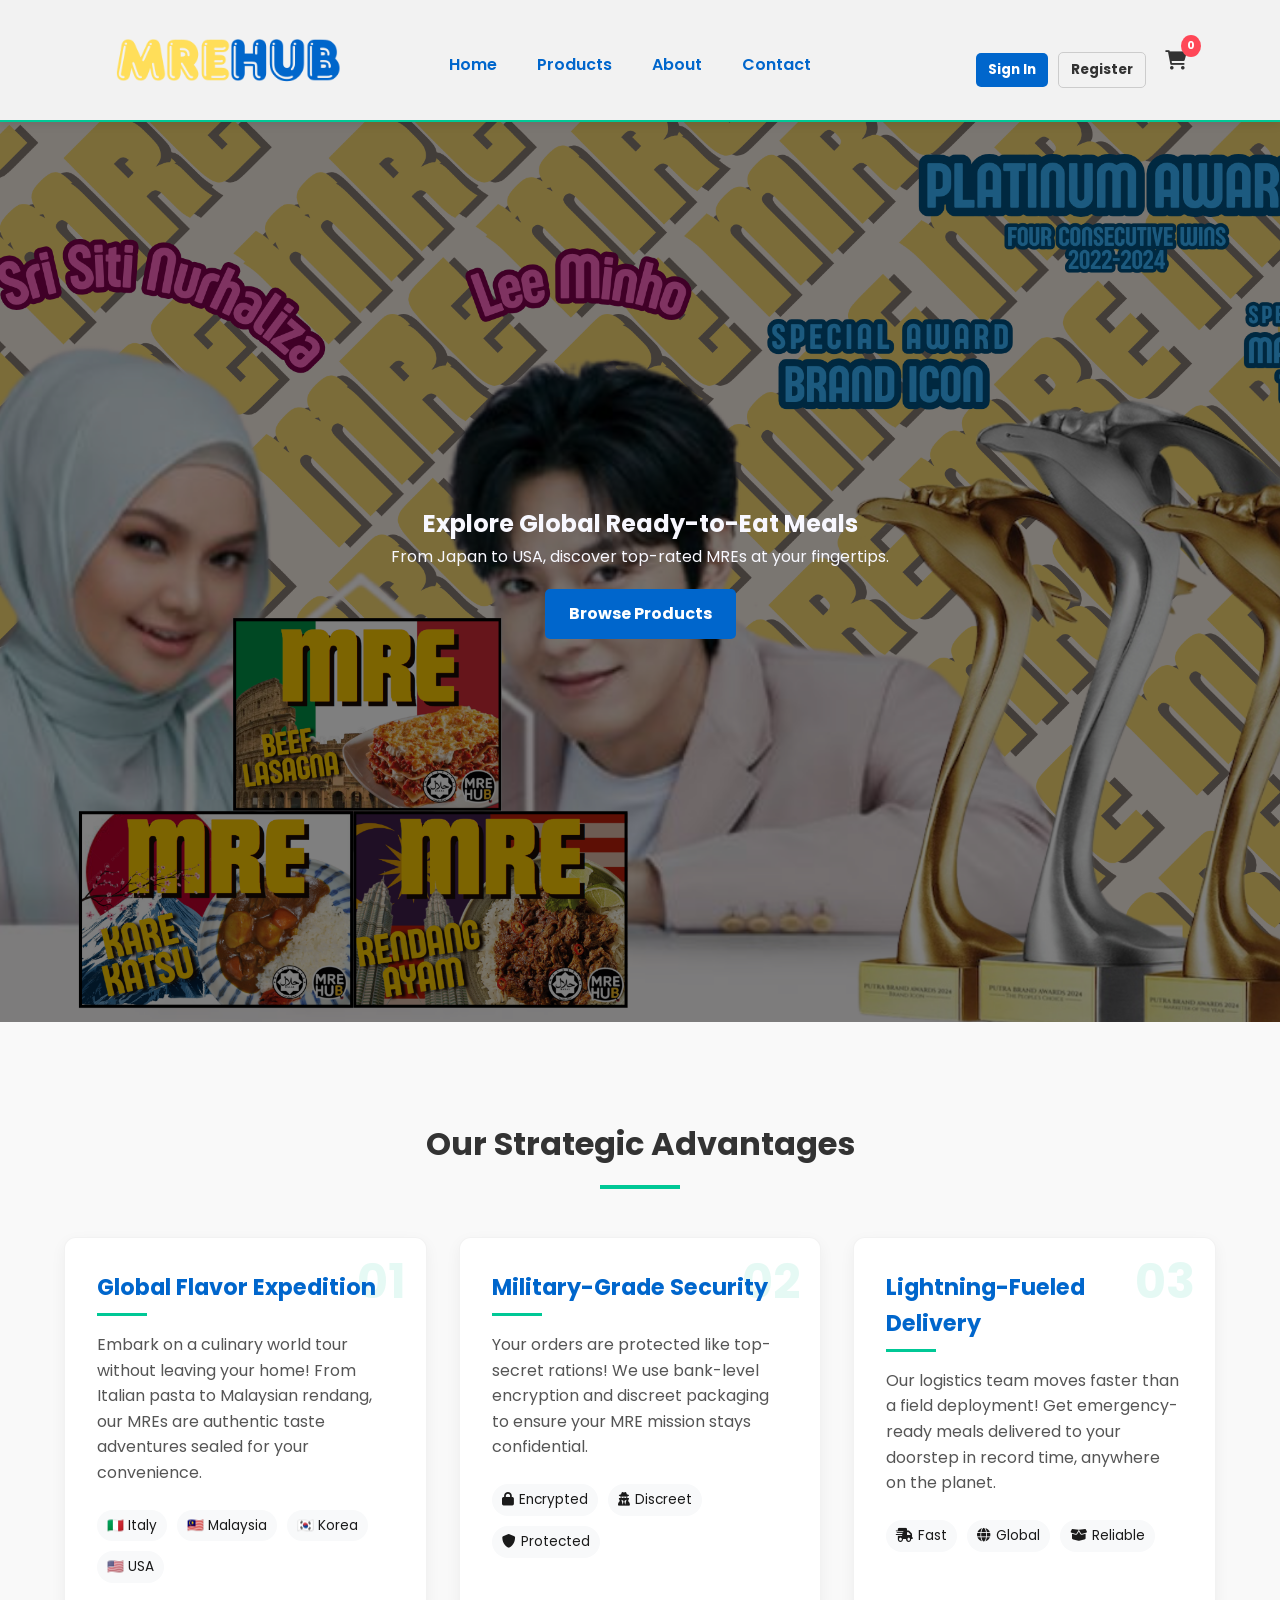
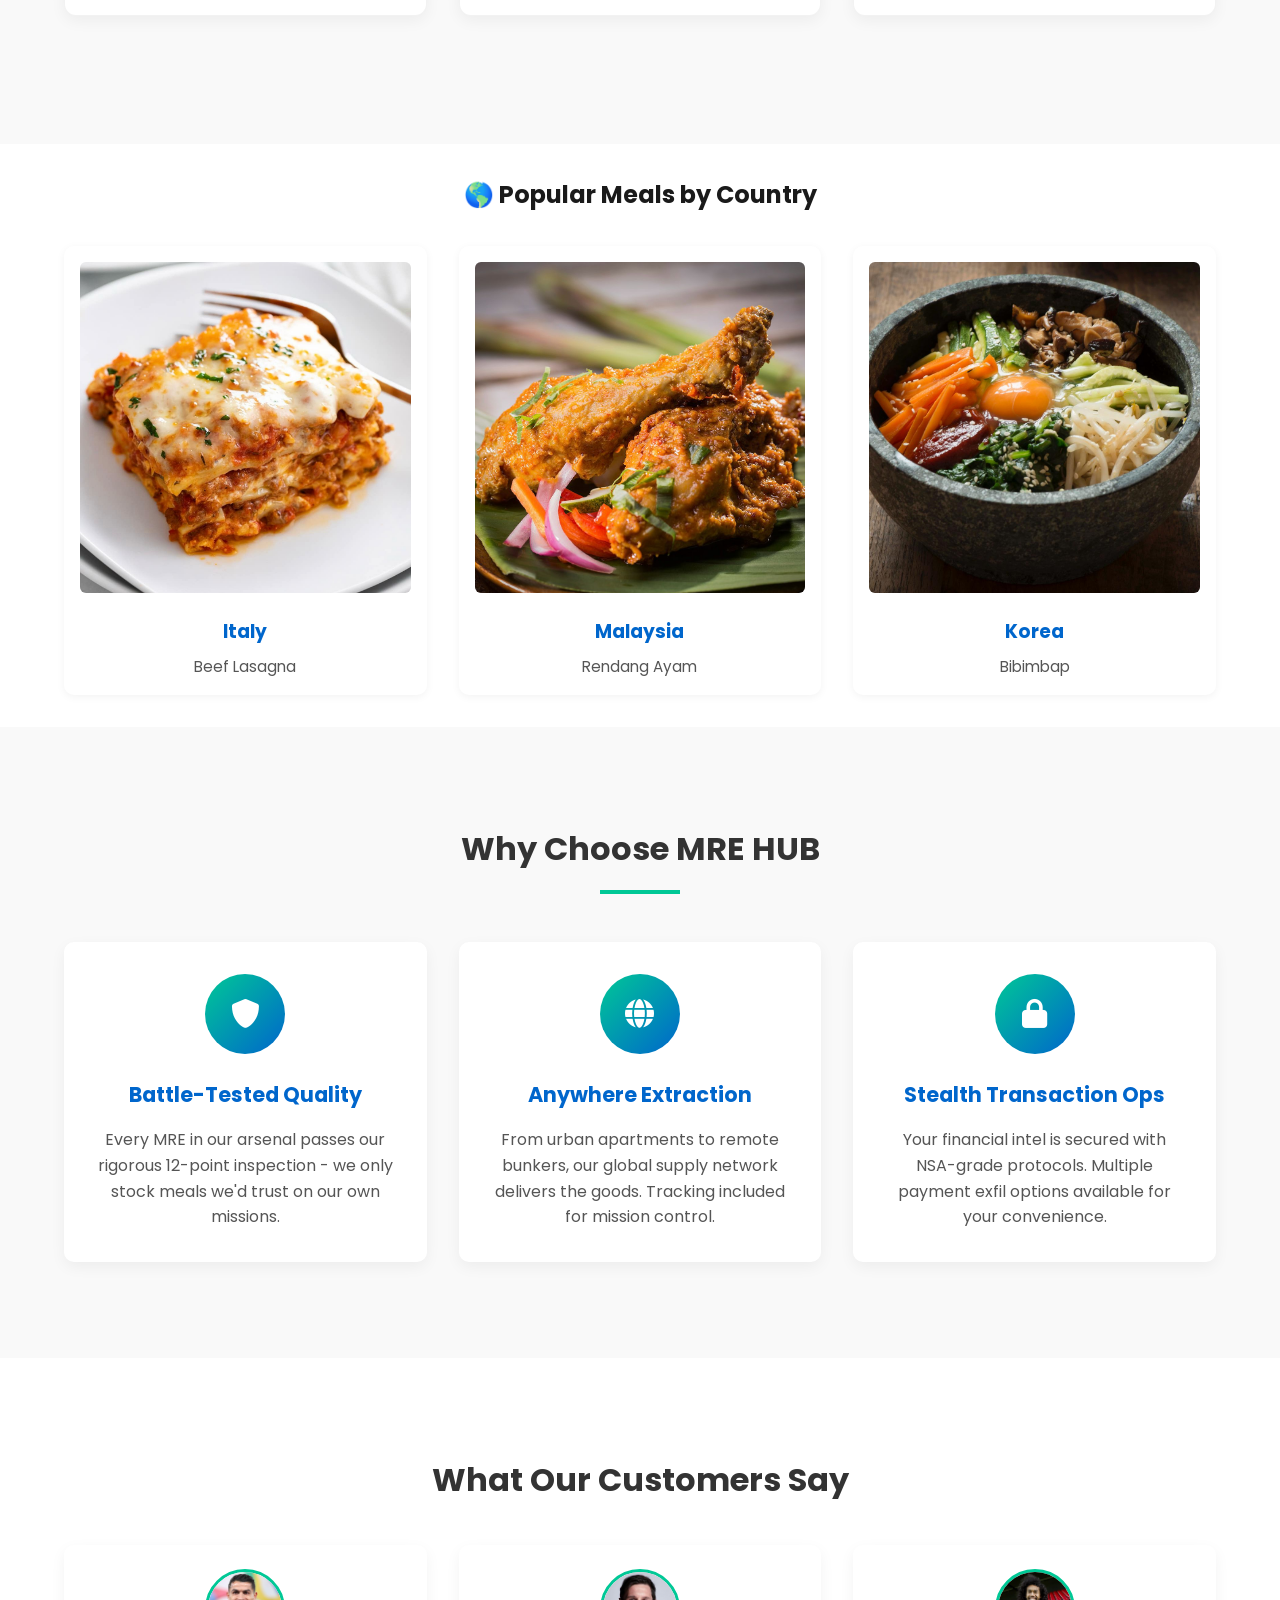
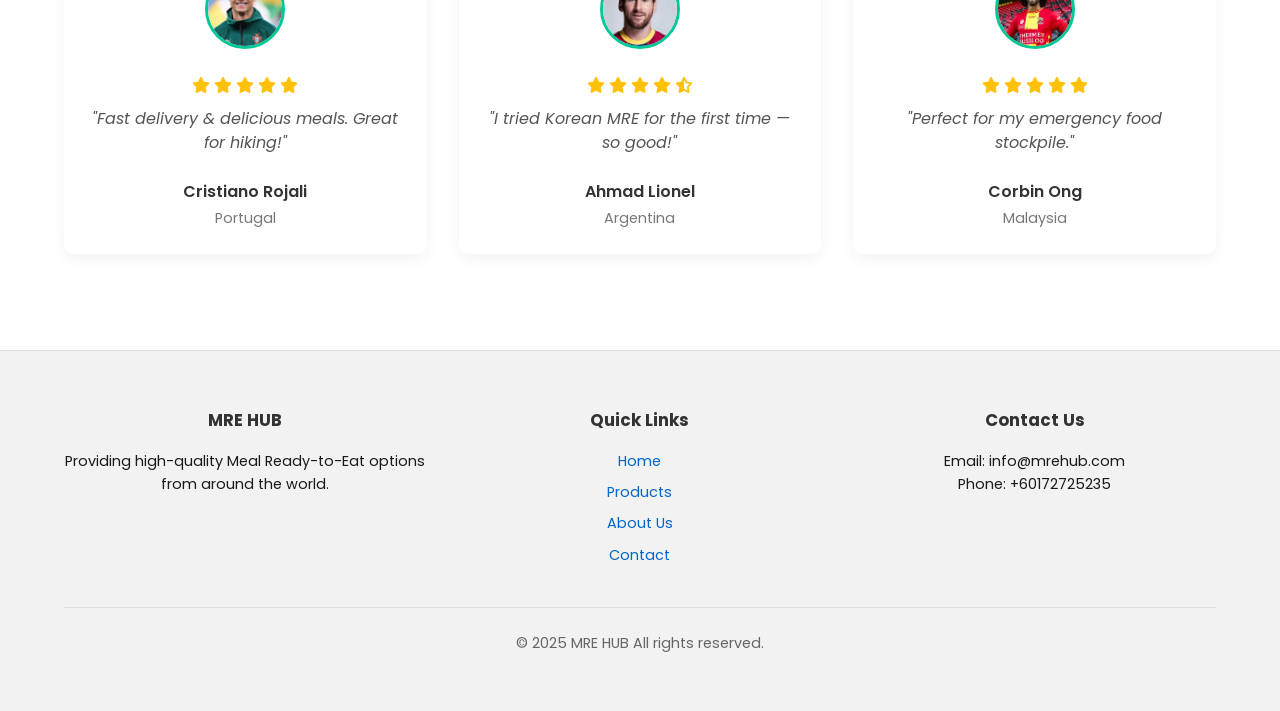
<file: index.html>
<!DOCTYPE html>
<html lang="en">
<head>
  <meta charset="UTF-8" />
  <meta name="viewport" content="width=device-width, initial-scale=1.0" />
  <title>MRE HUB | Home</title>
  <link rel="stylesheet" href="css/style.css" />
  <link href="https://fonts.googleapis.com/css2?family=Poppins:wght@400;600&display=swap" rel="stylesheet">
  <link rel="stylesheet" href="https://cdnjs.cloudflare.com/ajax/libs/font-awesome/6.0.0/css/all.min.css" />
</head>
<body>
<header>
  <div class="container header-container">
    <a href="index.html" class="logo-link">
      <img src="images/MRE HUB Logo (1).png" alt="MRE HUB" class="header-logo">
    </a>
    
    <nav class="header-nav">
      <a href="index.html">Home</a>
      <a href="products.html">Products</a>
      <a href="about.html">About</a>
      <a href="contact.html">Contact</a>
    </nav>

    <div class="auth-links">
      <a href="signin.html" class="button small">Sign In</a>
      <a href="register.html" class="button small outline">Register</a>
      <a href="cart.html" class="cart-icon">
        <i class="fas fa-shopping-cart"></i>
        <span class="cart-count">0</span>
      </a>
    </div>

    <button class="hamburger" id="hamburger-btn">
      <i class="fas fa-bars"></i>
    </button>
    
  </div>
</header>


  <section class="hero-bg">
    <div class="container">
      <h2>Explore Global Ready-to-Eat Meals</h2>
      <p>From Japan to USA, discover top-rated MREs at your fingertips.</p>
      <a href="products.html" class="button">Browse Products</a>
    </div>
  </section>

<section class="features">
  <div class="container">
    <h2 class="section-title">Our Strategic Advantages</h2>
    <div class="animated-features">
      <div class="feature-box scroll-reveal">
        <div class="feature-number">01</div>
        <h3>Global Flavor Expedition</h3>
        <p>Embark on a culinary world tour without leaving your home! From Italian pasta to Malaysian rendang, our MREs are authentic taste adventures sealed for your convenience.</p>
        <div class="feature-countries">
          <span>🇮🇹 Italy</span>
          <span>🇲🇾 Malaysia</span>
          <span>🇰🇷 Korea</span>
          <span>🇺🇸 USA</span>
        </div>
      </div>
      
      <div class="feature-box scroll-reveal">
        <div class="feature-number">02</div>
        <h3>Military-Grade Security</h3>
        <p>Your orders are protected like top-secret rations! We use bank-level encryption and discreet packaging to ensure your MRE mission stays confidential.</p>
        <div class="feature-security">
          <span><i class="fas fa-lock"></i> Encrypted</span>
          <span><i class="fas fa-user-secret"></i> Discreet</span>
          <span><i class="fas fa-shield-alt"></i> Protected</span>
        </div>
      </div>
      
      <div class="feature-box scroll-reveal">
        <div class="feature-number">03</div>
        <h3>Lightning-Fueled Delivery</h3>
        <p>Our logistics team moves faster than a field deployment! Get emergency-ready meals delivered to your doorstep in record time, anywhere on the planet.</p>
        <div class="feature-delivery">
          <span><i class="fas fa-shipping-fast"></i> Fast</span>
          <span><i class="fas fa-globe"></i> Global</span>
          <span><i class="fas fa-box-open"></i> Reliable</span>
        </div>
      </div>
    </div>
  </div>
</section>

  <section class="container">
    <h2 style="text-align:center; margin-bottom: 2rem;">🌎 Popular Meals by Country</h2>
    <div class="product-grid">
      <div class="product-card scroll-reveal">
        <img src="images/mre-italy.jpg" alt="Italy MRE">
        <h3>Italy</h3>
        <p>Beef Lasagna</p>
      </div>
      <div class="product-card scroll-reveal">
        <img src="images/mre-malaysia.jpg" alt="Malaysia MRE">
        <h3>Malaysia</h3>
        <p>Rendang Ayam</p>
      </div>
      <div class="product-card scroll-reveal">
        <img src="images/mre-korea.jpg" alt="Korea MRE">
        <h3>Korea</h3>
        <p>Bibimbap</p>
      </div>
    </div>
  </section>

<section class="advantages">
  <div class="container">
    <h2 class="section-title">Why Choose MRE HUB </h2>
    <div class="advantages-grid">
      <div class="advantage-card scroll-reveal">
        <div class="advantage-icon">
          <i class="fas fa-shield-alt"></i>
        </div>
        <h3>Battle-Tested Quality</h3>
        <p>Every MRE in our arsenal passes our rigorous 12-point inspection - we only stock meals we'd trust on our own missions.</p>
      </div>
      
      <div class="advantage-card scroll-reveal">
        <div class="advantage-icon">
          <i class="fas fa-globe"></i>
        </div>
        <h3>Anywhere Extraction</h3>
        <p>From urban apartments to remote bunkers, our global supply network delivers the goods. Tracking included for mission control.</p>
      </div>
      
      <div class="advantage-card scroll-reveal">
        <div class="advantage-icon">
          <i class="fas fa-lock"></i>
        </div>
        <h3>Stealth Transaction Ops</h3>
        <p>Your financial intel is secured with NSA-grade protocols. Multiple payment exfil options available for your convenience.</p>
      </div>
    </div>
  </div>
</section>

<section class="container testimonials">
  <h2>What Our Customers Say</h2>
  <div class="testimonial-grid">
    <div class="testimonial-card scroll-reveal">
      <img src="images/customer1.jpg" alt="Cristiano" class="customer-avatar">
      <div class="testimonial-content">
        <div class="rating">
          <i class="fas fa-star"></i>
          <i class="fas fa-star"></i>
          <i class="fas fa-star"></i>
          <i class="fas fa-star"></i>
          <i class="fas fa-star"></i>
        </div>
        <p class="testimonial-text">"Fast delivery & delicious meals. Great for hiking!"</p>
        <div class="customer-info">
          <p class="customer-name">Cristiano Rojali</p>
          <p class="customer-location">Portugal</p>
        </div>
      </div>
    </div>
    
    <div class="testimonial-card scroll-reveal">
      <img src="images/customer2.jpg" alt="Ahmad" class="customer-avatar">
      <div class="testimonial-content">
        <div class="rating">
          <i class="fas fa-star"></i>
          <i class="fas fa-star"></i>
          <i class="fas fa-star"></i>
          <i class="fas fa-star"></i>
          <i class="fas fa-star-half-alt"></i>
        </div>
        <p class="testimonial-text">"I tried Korean MRE for the first time — so good!"</p>
        <div class="customer-info">
          <p class="customer-name">Ahmad Lionel</p>
          <p class="customer-location">Argentina</p>
        </div>
      </div>
    </div>
    
    <div class="testimonial-card scroll-reveal">
      <img src="images/customer3.jpg" alt="Corbin" class="customer-avatar">
      <div class="testimonial-content">
        <div class="rating">
          <i class="fas fa-star"></i>
          <i class="fas fa-star"></i>
          <i class="fas fa-star"></i>
          <i class="fas fa-star"></i>
          <i class="fas fa-star"></i>
        </div>
        <p class="testimonial-text">"Perfect for my emergency food stockpile."</p>
        <div class="customer-info">
          <p class="customer-name">Corbin Ong</p>
          <p class="customer-location">Malaysia</p>
        </div>
      </div>
    </div>
  </div>
</section>


  <footer>
    <div class="container">
      <div class="footer-content">
        <div class="footer-section">
          <h3>MRE HUB</h3>
          <p>Providing high-quality Meal Ready-to-Eat options from around the world.</p>
        </div>
        <div class="footer-section">
          <h3>Quick Links</h3>
          <ul>
            <li><a href="index.html">Home</a></li>
            <li><a href="products.html">Products</a></li>
            <li><a href="about.html">About Us</a></li>
            <li><a href="contact.html">Contact</a></li>
          </ul>
        </div>
        <div class="footer-section">
          <h3>Contact Us</h3>
          <p>Email: info@mrehub.com</p>
          <p>Phone: +60172725235</p>
        </div>
      </div>
      <p class="copyright">&copy; 2025 MRE HUB All rights reserved.</p>
    </div>
  </footer>

  <!-- Back to Top Button -->
  <a href="#" class="back-to-top"><i class="fas fa-arrow-up"></i></a>

  <script>
    // Show scroll to top button
    const topBtn = document.querySelector('.back-to-top');
    window.onscroll = function () {
      topBtn.style.display = window.scrollY > 200 ? 'block' : 'none';
    };

    // Smooth scroll to top
    topBtn.addEventListener('click', (e) => {
      e.preventDefault();
      window.scrollTo({
        top: 0,
        behavior: 'smooth'
      });
    });



  // Add to cart event
  document.querySelectorAll('.add-to-cart').forEach(button => {
    button.addEventListener('click', () => {
      const productName = button.getAttribute('data-name');
      const productPrice = parseFloat(button.getAttribute('data-price')); 
      const productCard = button.closest('.product-card');
      const productImage = productCard.querySelector('img').getAttribute('src');
      const productDesc = productCard.querySelector('p').textContent;

      let cart = JSON.parse(localStorage.getItem('cart')) || [];

      const existingProduct = cart.find(item => item.name === productName);
      if (existingProduct) {
        existingProduct.quantity += 1;
      } else {
        cart.push({
          name: productName,
          image: productImage,
          description: productDesc,
          price: productPrice, 
          quantity: 1
        });
      }

      localStorage.setItem('cart', JSON.stringify(cart));
      updateCartCount();
      alert(`${productName} added to cart!`);
    });
  });

  updateCartCount();
  </script>
  



  <script src="js/auth.js"></script>
</body>
</html>
</file>
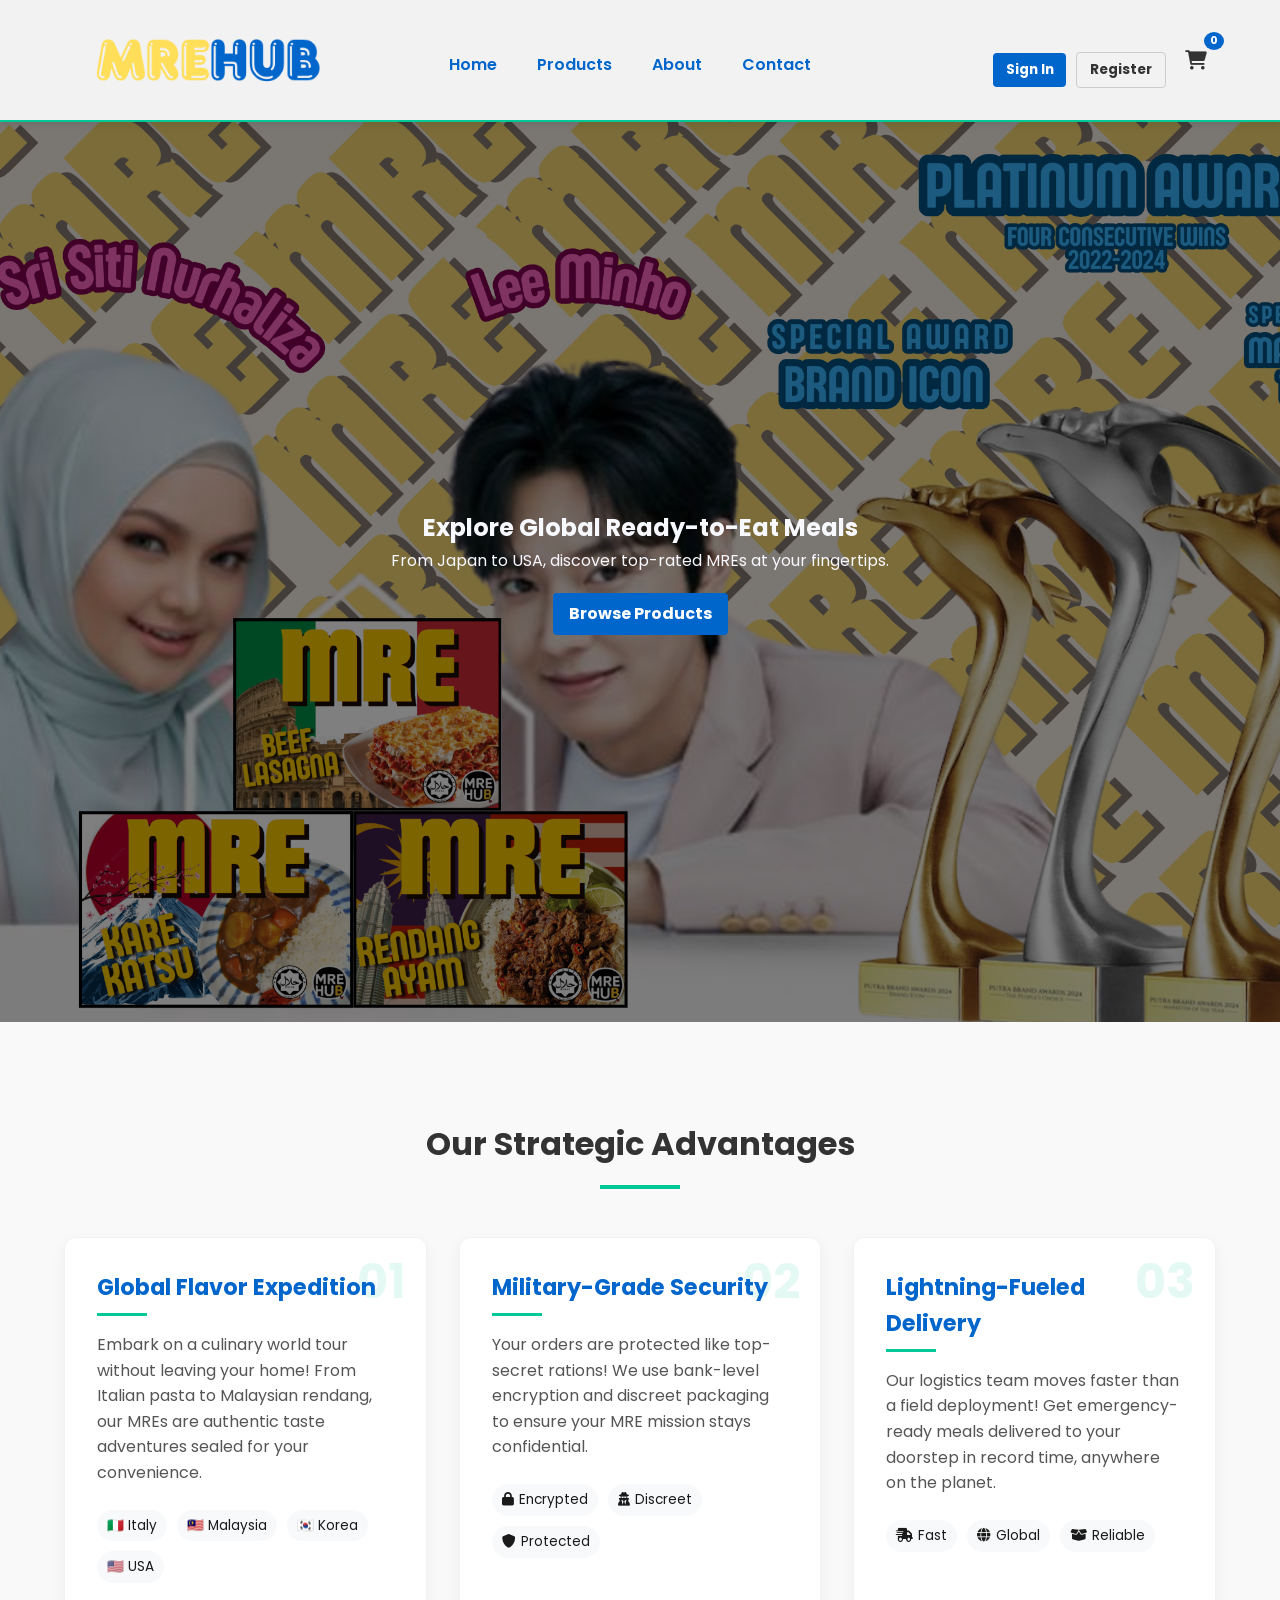
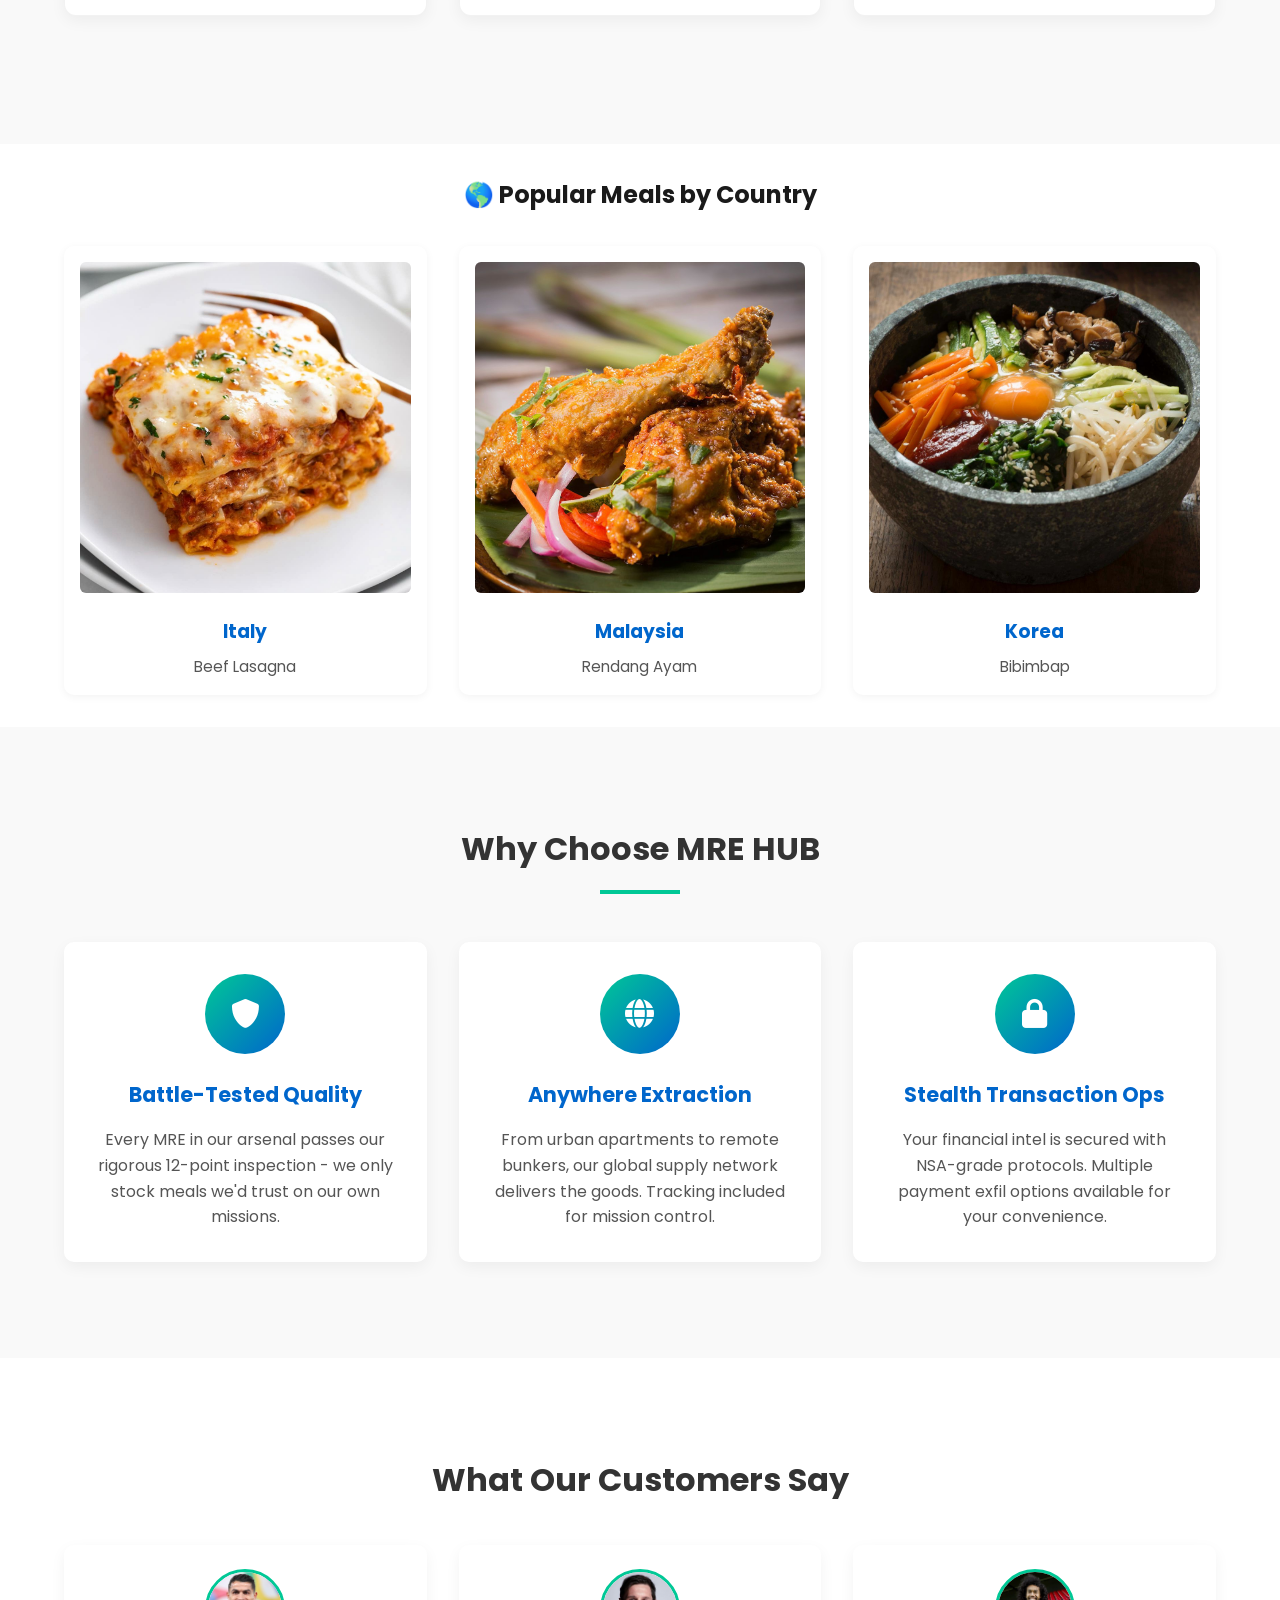
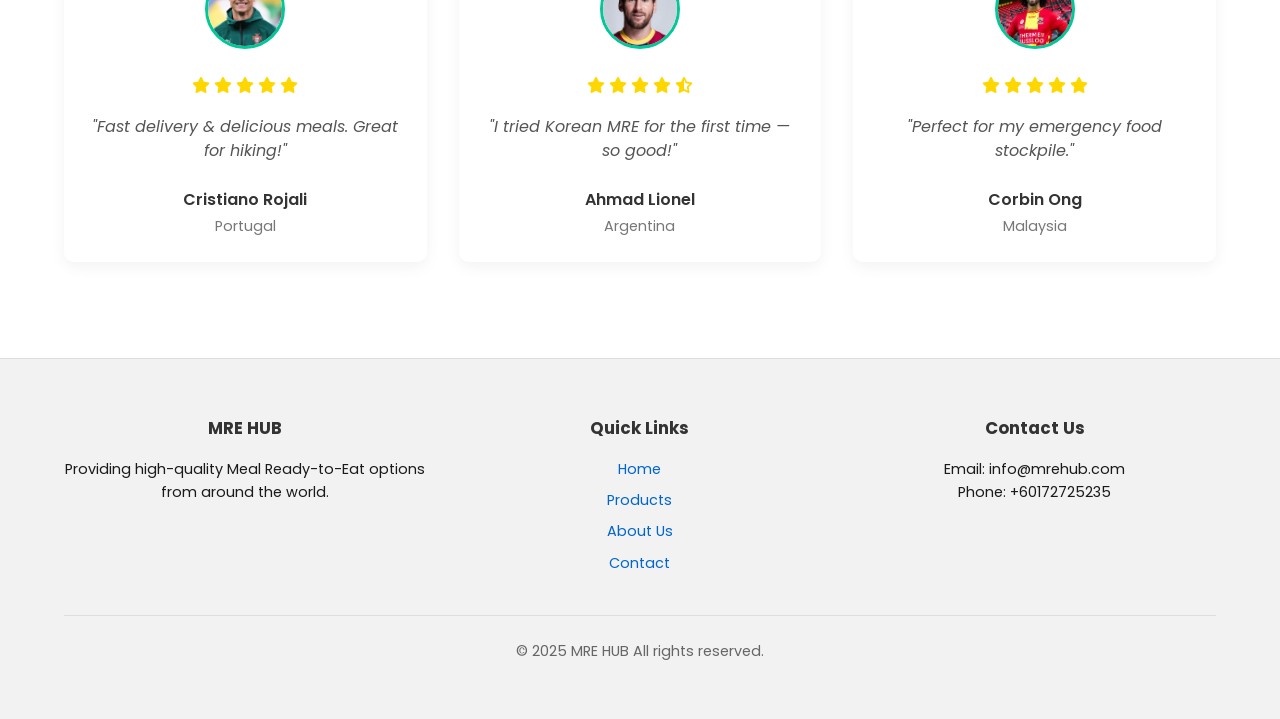
<file: MRE HUB 3.5/MRE HUB 3/index.html>
<!DOCTYPE html>
<html lang="en">
<head>
  <meta charset="UTF-8" />
  <meta name="viewport" content="width=device-width, initial-scale=1.0" />
  <title>MRE HUB | Home</title>
  <link rel="stylesheet" href="css/style.css" />
  <link href="https://fonts.googleapis.com/css2?family=Poppins:wght@400;600&display=swap" rel="stylesheet">
  <link rel="stylesheet" href="https://cdnjs.cloudflare.com/ajax/libs/font-awesome/6.0.0/css/all.min.css" />
</head>
<body>
<header>
  <div class="container header-container">
    <a href="index.html" class="logo-link">
      <img src="images/MRE HUB Logo (1).png" alt="MRE HUB" class="header-logo">
    </a>
    
    <nav class="header-nav">
      <a href="index.html">Home</a>
      <a href="products.html">Products</a>
      <a href="about.html">About</a>
      <a href="contact.html">Contact</a>
    </nav>

    <div class="auth-links">
      <a href="signin.html" class="button small">Sign In</a>
      <a href="register.html" class="button small outline">Register</a>
      <a href="cart.html" class="cart-icon">
        <i class="fas fa-shopping-cart"></i>
        <span class="cart-count">0</span>
      </a>
    </div>
  </div>
</header>


  <section class="hero-bg">
    <div class="container">
      <h2>Explore Global Ready-to-Eat Meals</h2>
      <p>From Japan to USA, discover top-rated MREs at your fingertips.</p>
      <a href="products.html" class="button">Browse Products</a>
    </div>
  </section>

<section class="features">
  <div class="container">
    <h2 class="section-title">Our Strategic Advantages</h2>
    <div class="animated-features">
      <div class="feature-box scroll-reveal">
        <div class="feature-number">01</div>
        <h3>Global Flavor Expedition</h3>
        <p>Embark on a culinary world tour without leaving your home! From Italian pasta to Malaysian rendang, our MREs are authentic taste adventures sealed for your convenience.</p>
        <div class="feature-countries">
          <span>🇮🇹 Italy</span>
          <span>🇲🇾 Malaysia</span>
          <span>🇰🇷 Korea</span>
          <span>🇺🇸 USA</span>
        </div>
      </div>
      
      <div class="feature-box scroll-reveal">
        <div class="feature-number">02</div>
        <h3>Military-Grade Security</h3>
        <p>Your orders are protected like top-secret rations! We use bank-level encryption and discreet packaging to ensure your MRE mission stays confidential.</p>
        <div class="feature-security">
          <span><i class="fas fa-lock"></i> Encrypted</span>
          <span><i class="fas fa-user-secret"></i> Discreet</span>
          <span><i class="fas fa-shield-alt"></i> Protected</span>
        </div>
      </div>
      
      <div class="feature-box scroll-reveal">
        <div class="feature-number">03</div>
        <h3>Lightning-Fueled Delivery</h3>
        <p>Our logistics team moves faster than a field deployment! Get emergency-ready meals delivered to your doorstep in record time, anywhere on the planet.</p>
        <div class="feature-delivery">
          <span><i class="fas fa-shipping-fast"></i> Fast</span>
          <span><i class="fas fa-globe"></i> Global</span>
          <span><i class="fas fa-box-open"></i> Reliable</span>
        </div>
      </div>
    </div>
  </div>
</section>

  <section class="container">
    <h2 style="text-align:center; margin-bottom: 2rem;">🌎 Popular Meals by Country</h2>
    <div class="product-grid">
      <div class="product-card scroll-reveal">
        <img src="images/mre-italy.jpg" alt="Italy MRE">
        <h3>Italy</h3>
        <p>Beef Lasagna</p>
      </div>
      <div class="product-card scroll-reveal">
        <img src="images/mre-malaysia.jpg" alt="Malaysia MRE">
        <h3>Malaysia</h3>
        <p>Rendang Ayam</p>
      </div>
      <div class="product-card scroll-reveal">
        <img src="images/mre-korea.jpg" alt="Korea MRE">
        <h3>Korea</h3>
        <p>Bibimbap</p>
      </div>
    </div>
  </section>

<section class="advantages">
  <div class="container">
    <h2 class="section-title">Why Choose MRE HUB </h2>
    <div class="advantages-grid">
      <div class="advantage-card scroll-reveal">
        <div class="advantage-icon">
          <i class="fas fa-shield-alt"></i>
        </div>
        <h3>Battle-Tested Quality</h3>
        <p>Every MRE in our arsenal passes our rigorous 12-point inspection - we only stock meals we'd trust on our own missions.</p>
      </div>
      
      <div class="advantage-card scroll-reveal">
        <div class="advantage-icon">
          <i class="fas fa-globe"></i>
        </div>
        <h3>Anywhere Extraction</h3>
        <p>From urban apartments to remote bunkers, our global supply network delivers the goods. Tracking included for mission control.</p>
      </div>
      
      <div class="advantage-card scroll-reveal">
        <div class="advantage-icon">
          <i class="fas fa-lock"></i>
        </div>
        <h3>Stealth Transaction Ops</h3>
        <p>Your financial intel is secured with NSA-grade protocols. Multiple payment exfil options available for your convenience.</p>
      </div>
    </div>
  </div>
</section>

<section class="container testimonials">
  <h2>What Our Customers Say</h2>
  <div class="testimonial-grid">
    <div class="testimonial-card scroll-reveal">
      <img src="images/customer1.jpg" alt="Cristiano" class="customer-avatar">
      <div class="testimonial-content">
        <div class="rating">
          <i class="fas fa-star"></i>
          <i class="fas fa-star"></i>
          <i class="fas fa-star"></i>
          <i class="fas fa-star"></i>
          <i class="fas fa-star"></i>
        </div>
        <p class="testimonial-text">"Fast delivery & delicious meals. Great for hiking!"</p>
        <div class="customer-info">
          <p class="customer-name">Cristiano Rojali</p>
          <p class="customer-location">Portugal</p>
        </div>
      </div>
    </div>
    
    <div class="testimonial-card scroll-reveal">
      <img src="images/customer2.jpg" alt="Ahmad" class="customer-avatar">
      <div class="testimonial-content">
        <div class="rating">
          <i class="fas fa-star"></i>
          <i class="fas fa-star"></i>
          <i class="fas fa-star"></i>
          <i class="fas fa-star"></i>
          <i class="fas fa-star-half-alt"></i>
        </div>
        <p class="testimonial-text">"I tried Korean MRE for the first time — so good!"</p>
        <div class="customer-info">
          <p class="customer-name">Ahmad Lionel</p>
          <p class="customer-location">Argentina</p>
        </div>
      </div>
    </div>
    
    <div class="testimonial-card scroll-reveal">
      <img src="images/customer3.jpg" alt="Corbin" class="customer-avatar">
      <div class="testimonial-content">
        <div class="rating">
          <i class="fas fa-star"></i>
          <i class="fas fa-star"></i>
          <i class="fas fa-star"></i>
          <i class="fas fa-star"></i>
          <i class="fas fa-star"></i>
        </div>
        <p class="testimonial-text">"Perfect for my emergency food stockpile."</p>
        <div class="customer-info">
          <p class="customer-name">Corbin Ong</p>
          <p class="customer-location">Malaysia</p>
        </div>
      </div>
    </div>
  </div>
</section>


  <footer>
    <div class="container">
      <div class="footer-content">
        <div class="footer-section">
          <h3>MRE HUB</h3>
          <p>Providing high-quality Meal Ready-to-Eat options from around the world.</p>
        </div>
        <div class="footer-section">
          <h3>Quick Links</h3>
          <ul>
            <li><a href="index.html">Home</a></li>
            <li><a href="products.html">Products</a></li>
            <li><a href="about.html">About Us</a></li>
            <li><a href="contact.html">Contact</a></li>
          </ul>
        </div>
        <div class="footer-section">
          <h3>Contact Us</h3>
          <p>Email: info@mrehub.com</p>
          <p>Phone: +60172725235</p>
        </div>
      </div>
      <p class="copyright">&copy; 2025 MRE HUB All rights reserved.</p>
    </div>
  </footer>

  <!-- Back to Top Button -->
  <a href="#" class="back-to-top"><i class="fas fa-arrow-up"></i></a>

  <script>
    // Show scroll to top button
    const topBtn = document.querySelector('.back-to-top');
    window.onscroll = function () {
      topBtn.style.display = window.scrollY > 200 ? 'block' : 'none';
    };

    // Smooth scroll to top
    topBtn.addEventListener('click', (e) => {
      e.preventDefault();
      window.scrollTo({
        top: 0,
        behavior: 'smooth'
      });
    });

  // Update cart count from localStorage
  function updateCartCount() {
    const cart = JSON.parse(localStorage.getItem('cart')) || [];
    const totalItems = cart.reduce((sum, item) => sum + item.quantity, 0);
    const cartCount = document.querySelector('.cart-count');
    if (cartCount) cartCount.textContent = totalItems;
  }

  // Add to cart event
  document.querySelectorAll('.add-to-cart').forEach(button => {
    button.addEventListener('click', () => {
      const productName = button.getAttribute('data-name');
      const productPrice = parseFloat(button.getAttribute('data-price')); 
      const productCard = button.closest('.product-card');
      const productImage = productCard.querySelector('img').getAttribute('src');
      const productDesc = productCard.querySelector('p').textContent;

      let cart = JSON.parse(localStorage.getItem('cart')) || [];

      const existingProduct = cart.find(item => item.name === productName);
      if (existingProduct) {
        existingProduct.quantity += 1;
      } else {
        cart.push({
          name: productName,
          image: productImage,
          description: productDesc,
          price: productPrice, 
          quantity: 1
        });
      }

      localStorage.setItem('cart', JSON.stringify(cart));
      updateCartCount();
      alert(`${productName} added to cart!`);
    });
  });

  updateCartCount();
  </script><script src="js/auth.js"></script>
</body>
</html>
</file>
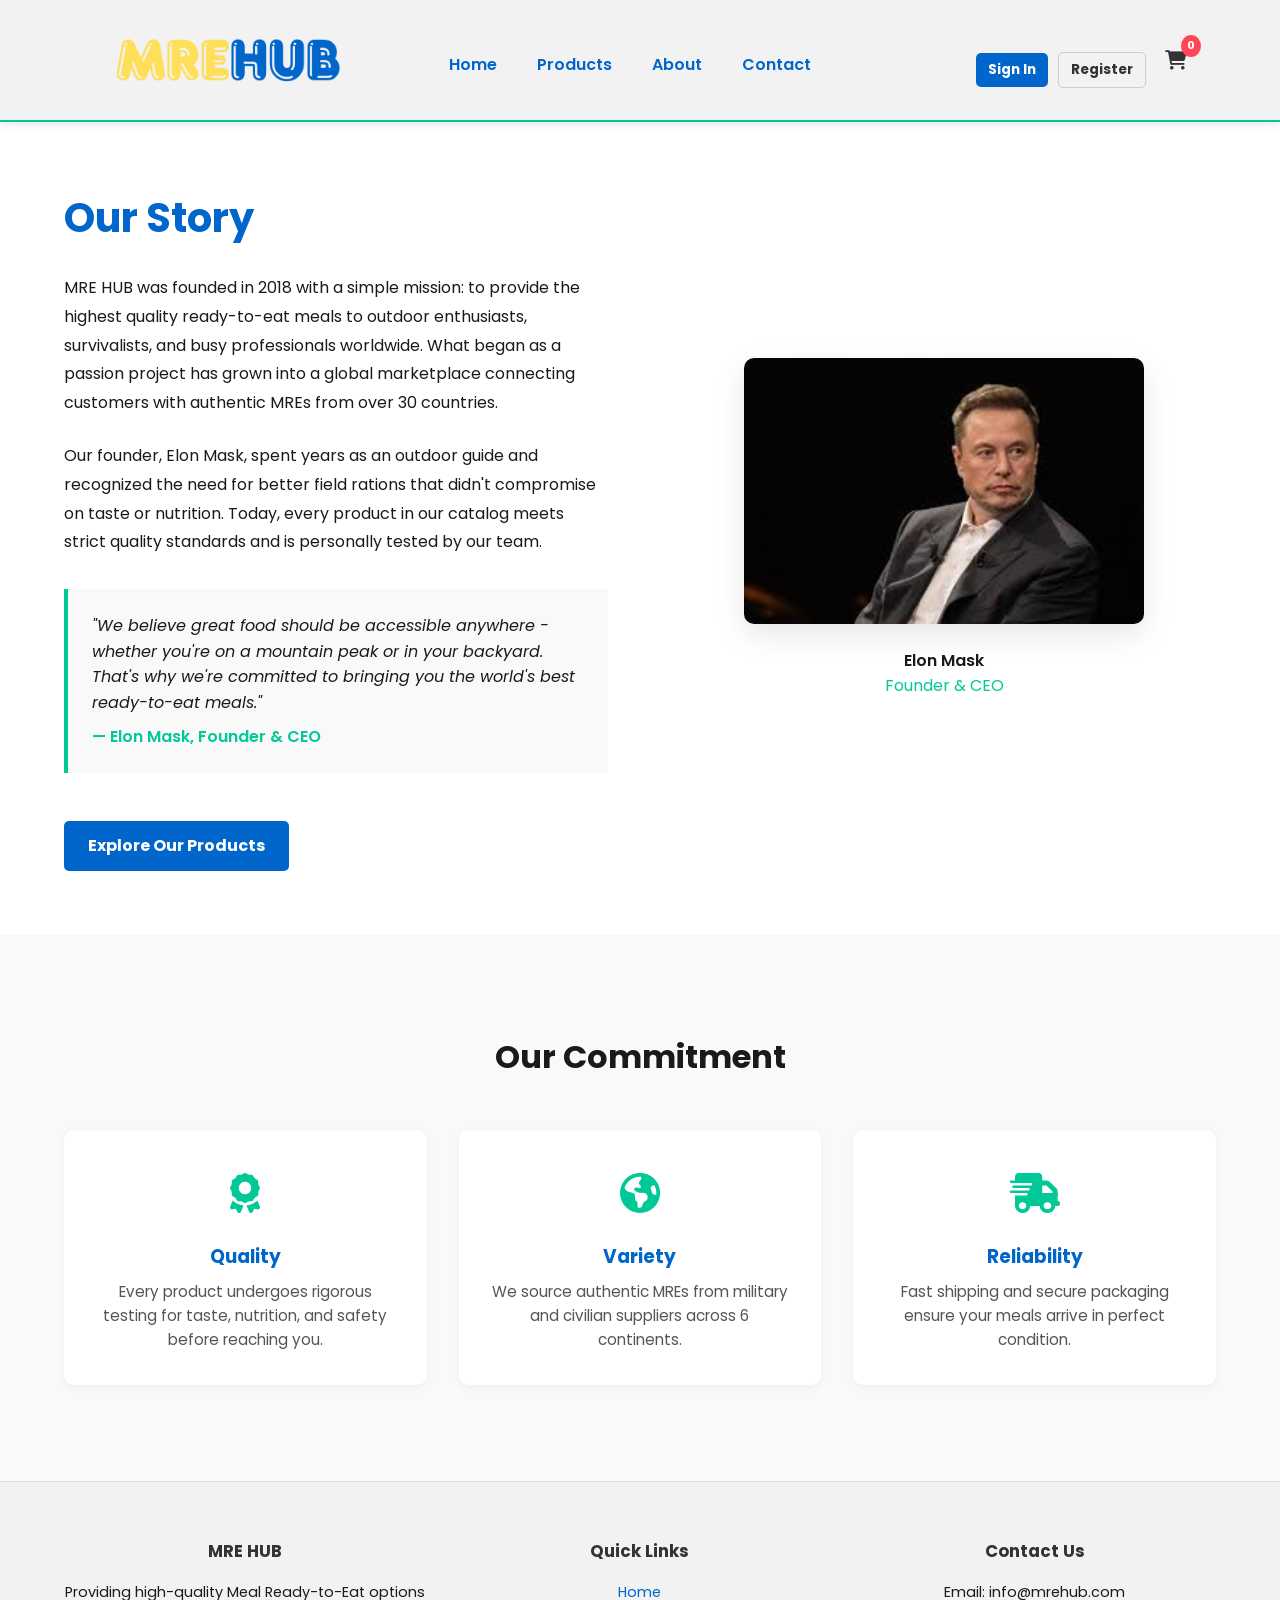
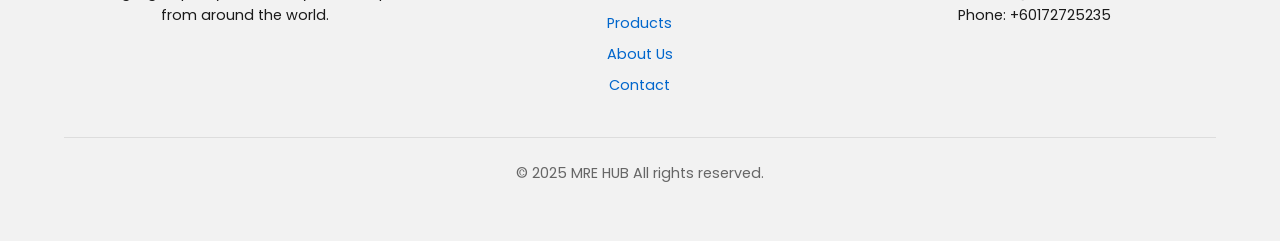
<file: about.html>
<!DOCTYPE html>
<html lang="en">
<head>
  <meta charset="UTF-8" />
  <meta name="viewport" content="width=device-width, initial-scale=1.0" />
  <title>MRE HUB | About Us</title>
  <link rel="stylesheet" href="css/style.css" />
  <link href="https://fonts.googleapis.com/css2?family=Poppins:wght@400;600&display=swap" rel="stylesheet">
  <link rel="stylesheet" href="https://cdnjs.cloudflare.com/ajax/libs/font-awesome/6.0.0/css/all.min.css" />
</head>
<body>
<header>
  <div class="container header-container">
    <a href="index.html" class="logo-link">
      <img src="images/MRE HUB Logo (1).png" alt="MRE HUB" class="header-logo">
    </a>
    
    <nav class="header-nav">
      <a href="index.html">Home</a>
      <a href="products.html">Products</a>
      <a href="about.html">About</a>
      <a href="contact.html">Contact</a>
    </nav>

    <div class="auth-links">
      <a href="signin.html" class="button small">Sign In</a>
      <a href="register.html" class="button small outline">Register</a>
      <a href="cart.html" class="cart-icon">
        <i class="fas fa-shopping-cart"></i>
        <span class="cart-count">0</span>
      </a>
    </div>

    <button class="hamburger" id="hamburger-btn">
      <i class="fas fa-bars"></i>
    </button>
  </div>
</header>

  <!-- Main About Content -->
  <section class="container" style="padding: 4rem 0;">
    <div style="display: flex; align-items: center; gap: 4rem; flex-wrap: wrap;">
      <!-- Text Content (Left) -->
      <div style="flex: 1; min-width: 300px;">
        <h2 style="font-size: 2.5rem; margin-bottom: 1.5rem; color: #0066cc;">Our Story</h2>
        <p style="margin-bottom: 1.5rem; line-height: 1.8;">
          MRE HUB was founded in 2018 with a simple mission: to provide the highest quality ready-to-eat meals 
          to outdoor enthusiasts, survivalists, and busy professionals worldwide. What began as a passion project 
          has grown into a global marketplace connecting customers with authentic MREs from over 30 countries.
        </p>
        <p style="margin-bottom: 1.5rem; line-height: 1.8;">
          Our founder, Elon Mask, spent years as an outdoor guide and recognized the need for better field rations 
          that didn't compromise on taste or nutrition. Today, every product in our catalog meets strict quality 
          standards and is personally tested by our team.
        </p>
        <div style="background-color: #f9f9f9; padding: 1.5rem; border-left: 4px solid #00c896; margin: 2rem 0;">
          <p style="font-style: italic; margin-bottom: 0;">
            "We believe great food should be accessible anywhere - whether you're on a mountain peak or in your backyard. 
            That's why we're committed to bringing you the world's best ready-to-eat meals."
          </p>
          <p style="font-weight: 600; margin-top: 0.5rem; color: #00c896;">— Elon Mask, Founder & CEO</p>
        </div>
        <a href="products.html" class="button" style="display: inline-block; margin-top: 1rem;">Explore Our Products</a>
      </div>

      <!-- CEO Image (Right) -->
      <div style="flex: 1; min-width: 300px; text-align: center;">
        <img src="images/ceo.jpg" alt="Elon Mask, CEO of MRE HUB" 
             style="width: 100%; max-width: 400px; border-radius: 10px; box-shadow: 0 10px 30px rgba(0,0,0,0.1);">
        <p style="margin-top: 1rem; font-weight: 600;">Elon Mask</p>
        <p style="color: #00c896; margin-top: 0;">Founder & CEO</p>
      </div>
    </div>
  </section>

  <!-- Values Section -->
  <section style="background-color: #f9f9f9; padding: 4rem 0;">
    <div class="container">
      <h2 style="text-align: center; margin-bottom: 3rem; font-size: 2rem;">Our Commitment</h2>
      <div class="product-grid">
        <div class="product-card scroll-reveal" style="text-align: center; padding: 2rem;">
          <div style="font-size: 2.5rem; color: #00c896; margin-bottom: 1rem;">
            <i class="fas fa-award"></i>
          </div>
          <h3>Quality</h3>
          <p>Every product undergoes rigorous testing for taste, nutrition, and safety before reaching you.</p>
        </div>
        <div class="product-card scroll-reveal" style="text-align: center; padding: 2rem;">
          <div style="font-size: 2.5rem; color: #00c896; margin-bottom: 1rem;">
            <i class="fas fa-globe-americas"></i>
          </div>
          <h3>Variety</h3>
          <p>We source authentic MREs from military and civilian suppliers across 6 continents.</p>
        </div>
        <div class="product-card scroll-reveal" style="text-align: center; padding: 2rem;">
          <div style="font-size: 2.5rem; color: #00c896; margin-bottom: 1rem;">
            <i class="fas fa-shipping-fast"></i>
          </div>
          <h3>Reliability</h3>
          <p>Fast shipping and secure packaging ensure your meals arrive in perfect condition.</p>
        </div>
      </div>
    </div>
  </section>

  <footer>
    <div class="container">
      <div class="footer-content">
        <div class="footer-section">
          <h3>MRE HUB</h3>
          <p>Providing high-quality Meal Ready-to-Eat options from around the world.</p>
        </div>
        <div class="footer-section">
          <h3>Quick Links</h3>
          <ul>
            <li><a href="index.html">Home</a></li>
            <li><a href="products.html">Products</a></li>
            <li><a href="about.html">About Us</a></li>
            <li><a href="contact.html">Contact</a></li>
          </ul>
        </div>
        <div class="footer-section">
          <h3>Contact Us</h3>
          <p>Email: info@mrehub.com</p>
          <p>Phone: +60172725235</p>
        </div>
      </div>
      <p class="copyright">&copy; 2025 MRE HUB All rights reserved.</p>
    </div>
  </footer>

  <!-- Back to Top Button -->
  <a href="#" class="back-to-top"><i class="fas fa-arrow-up"></i></a>
  
  <div id="popup-notification" class="popup-notification">
    <i class="fas fa-check-circle"></i>
    <span class="notification-message"></span>
  </div>

  <script>
     // Show scroll to top button
    const topBtn = document.querySelector('.back-to-top');
    window.onscroll = function () {
      topBtn.style.display = window.scrollY > 200 ? 'block' : 'none';
    };

    // Smooth scroll to top
    topBtn.addEventListener('click', (e) => {
      e.preventDefault();
      window.scrollTo({
        top: 0,
        behavior: 'smooth'
      });
    });

    

    // Animation for scroll-reveal elements
    const scrollRevealElements = document.querySelectorAll('.scroll-reveal');
    
    const observer = new IntersectionObserver((entries) => {
      entries.forEach(entry => {
        if (entry.isIntersecting) {
          entry.target.style.opacity = 1;
          entry.target.style.transform = 'translateY(0)';
        }
      });
    }, { threshold: 0.1 });

    scrollRevealElements.forEach(el => {
      el.style.opacity = 0;
      el.style.transform = 'translateY(20px)';
      el.style.transition = 'opacity 0.6s ease, transform 0.6s ease';
      observer.observe(el);
    });

    function showNotification(message) {
      const popup = document.getElementById('popup-notification');
      const messageEl = popup.querySelector('.notification-message');
      messageEl.textContent = message;
      popup.classList.add('show');

      setTimeout(() => {
        popup.classList.remove('show');
      }, 2500);
    }




  </script><script src="js/auth.js"></script>
</body>
</html>
</file>
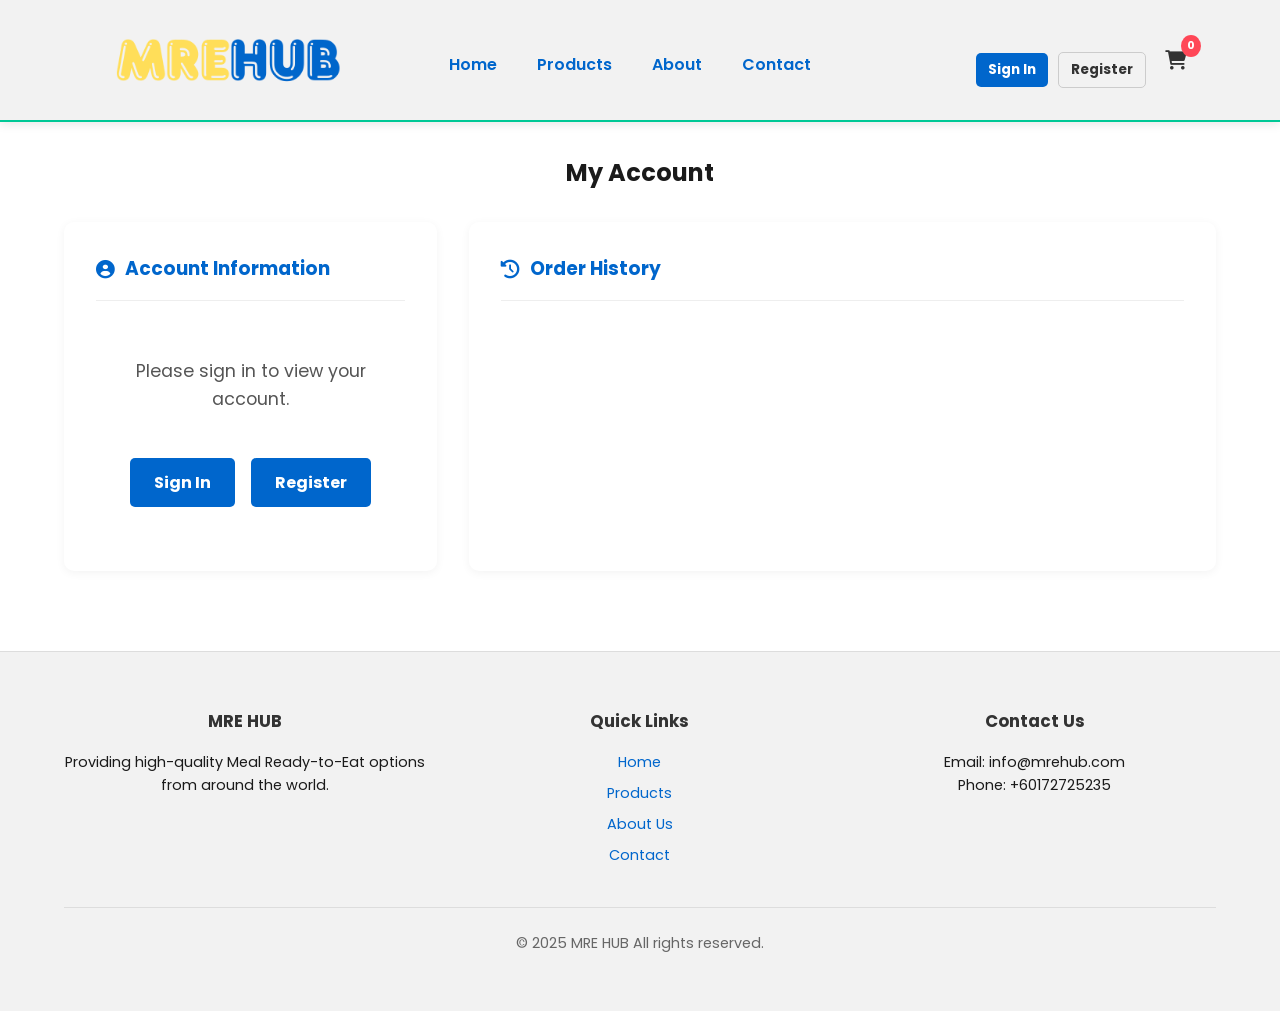
<file: account.html>
<!DOCTYPE html>
<html lang="en">
<head>
  <meta charset="UTF-8">
  <meta name="viewport" content="width=device-width, initial-scale=1.0">
  <title>My Account | MRE HUB</title>
  <link rel="stylesheet" href="css/style.css">
  <link href="https://fonts.googleapis.com/css2?family=Poppins:wght@400;600&display=swap" rel="stylesheet">
  <link rel="stylesheet" href="https://cdnjs.cloudflare.com/ajax/libs/font-awesome/6.0.0/css/all.min.css">
</head>
<body>
  <header>
    <div class="container header-container">
      <a href="index.html" class="logo-link">
        <img src="images/MRE HUB Logo (1).png" alt="MRE HUB" class="header-logo">
      </a>
      
      <nav class="header-nav">
        <a href="index.html">Home</a>
        <a href="products.html">Products</a>
        <a href="about.html">About</a>
        <a href="contact.html">Contact</a>
      </nav>

      <div class="auth-links">
        <!-- Auth links will be populated by JavaScript -->
      </div>

      <button class="hamburger" id="hamburger-btn">
        <i class="fas fa-bars"></i>
      </button>
    </div>
  </header>
  
  <main class="container">
    <h2 style="text-align: center; margin-bottom: 30px;">My Account</h2>
    
    <div class="account-grid">
      <!-- User Info Section (Left) -->
      <div class="account-info-box">
        <h3><i class="fas fa-user-circle"></i> Account Information</h3>
        <div id="user-info">
          <div class="account-loading">
            <p>Loading account information...</p>
          </div>
        </div>
      </div>
      
      <!-- Order History Section (Right) -->
      <div class="order-history-box">
        <h3><i class="fas fa-history"></i> Order History</h3>
        <div id="order-history">
          <div class="account-loading">
            <p>Loading order history...</p>
          </div>
        </div>
      </div>
    </div>
  </main>

  <footer>
    <div class="container">
      <div class="footer-content">
        <div class="footer-section">
          <h3>MRE HUB</h3>
          <p>Providing high-quality Meal Ready-to-Eat options from around the world.</p>
        </div>
        <div class="footer-section">
          <h3>Quick Links</h3>
          <ul>
            <li><a href="index.html">Home</a></li>
            <li><a href="products.html">Products</a></li>
            <li><a href="about.html">About Us</a></li>
            <li><a href="contact.html">Contact</a></li>
          </ul>
        </div>
        <div class="footer-section">
          <h3>Contact Us</h3>
          <p>Email: info@mrehub.com</p>
          <p>Phone: +60172725235</p>
        </div>
      </div>
      <p class="copyright">&copy; 2025 MRE HUB All rights reserved.</p>
    </div>
  </footer>

  <script src="js/auth.js"></script>
</body>
</html>
</file>
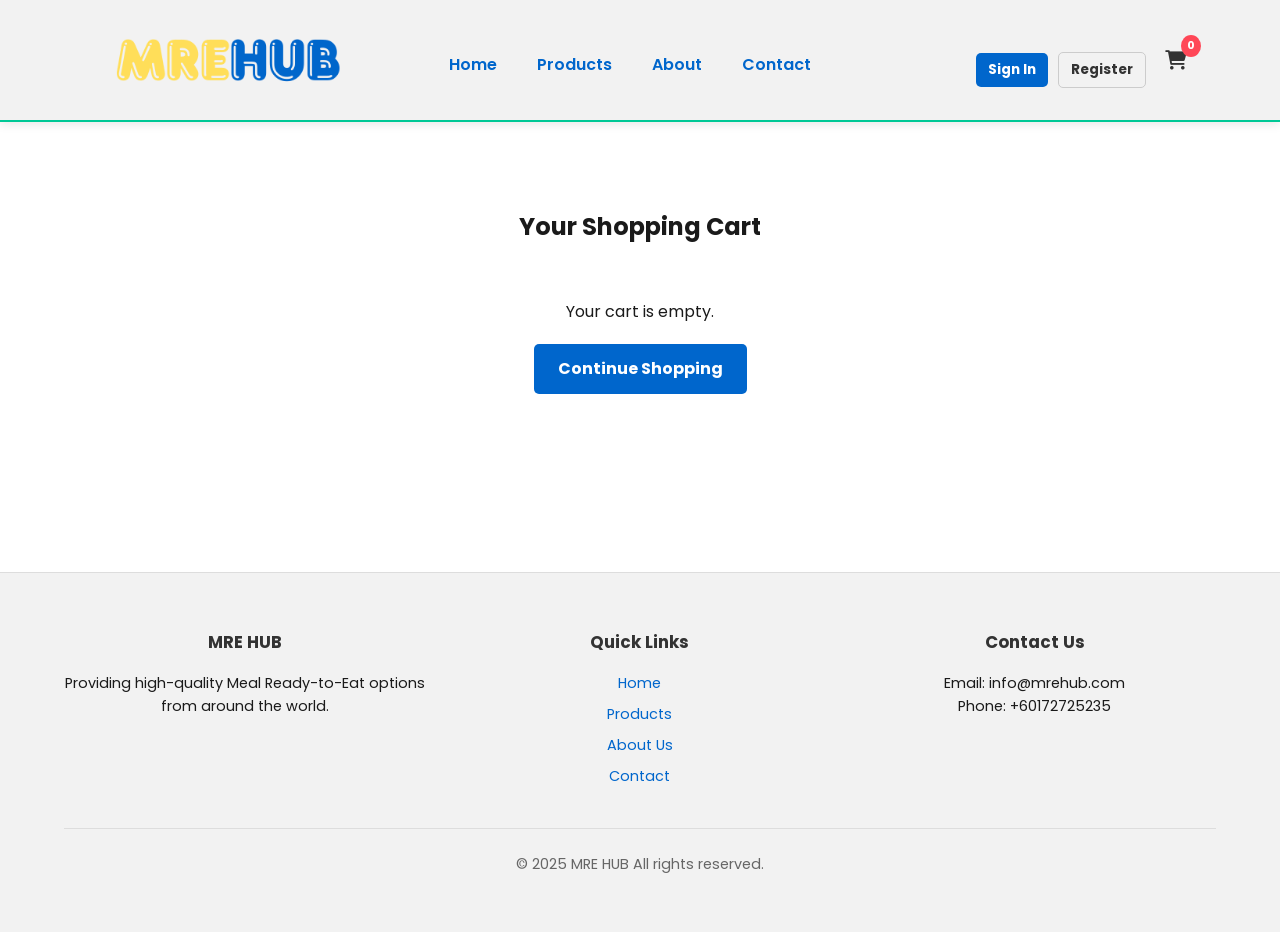
<file: cart.html>
<!DOCTYPE html>
<html lang="en">
<head>
  <meta charset="UTF-8" />
  <meta name="viewport" content="width=device-width, initial-scale=1.0"/>
  <title>Your Cart | MRE HUB</title>
  <link rel="stylesheet" href="css/style.css" />
  <link href="https://fonts.googleapis.com/css2?family=Poppins:wght@400;600&display=swap" rel="stylesheet">
  <link rel="stylesheet" href="https://cdnjs.cloudflare.com/ajax/libs/font-awesome/6.0.0/css/all.min.css" />
  <style>
    /* Additional styles to keep footer at bottom */
    body {
      display: flex;
      flex-direction: column;
      min-height: 100vh;
    }
    
    main {
      flex: 1;
    }
    
    .cart-container {
      min-height: 50vh;
      display: flex;
      flex-direction: column;
      justify-content: center;
    }
    
    .empty-cart-message {
      text-align: center;
      padding: 2rem;
      margin: auto;
    }
    
    /* Style for clickable product elements */
    .product-image-link {
      display: block;
      cursor: pointer;
    }
    
    .product-name-link {
      color: #0066cc;
      text-decoration: none;
      transition: color 0.3s ease;
    }
    
    .product-name-link:hover {
      color: #00c896;
      text-decoration: underline;
    }
  </style>
</head>
<body>

  <!-- Header -->
<header>
  <div class="container header-container">
    <a href="index.html" class="logo-link">
      <img src="images/MRE HUB Logo (1).png" alt="MRE HUB" class="header-logo">
    </a>
    
    <nav class="header-nav">
      <a href="index.html">Home</a>
      <a href="products.html">Products</a>
      <a href="about.html">About</a>
      <a href="contact.html">Contact</a>
    </nav>

    <div class="auth-links">
      <a href="signin.html" class="button small">Sign In</a>
      <a href="register.html" class="button small outline">Register</a>
      <a href="cart.html" class="cart-icon">
        <i class="fas fa-shopping-cart"></i>
        <span class="cart-count">0</span>
      </a>
    </div>

    <button class="hamburger" id="hamburger-btn">
      <i class="fas fa-bars"></i>
    </button>
  </div>
</header>

  <main>
    <section class="container cart-container">
      <h2 style="text-align: center;">Your Shopping Cart</h2>
      <div id="cart-items" style="display: flex; flex-direction: column; gap: 15px; width: 100%; max-width: 800px; margin: 0 auto;"></div>
      <div id="cart-total" style="text-align:center; margin-top:20px;"></div>
      <div id="checkout-btn" style="text-align:center; margin-top:20px;"></div>
    </section>
  </main>

  <footer>
    <div class="container">
      <div class="footer-content">
        <div class="footer-section">
          <h3>MRE HUB</h3>
          <p>Providing high-quality Meal Ready-to-Eat options from around the world.</p>
        </div>
        <div class="footer-section">
          <h3>Quick Links</h3>
          <ul>
            <li><a href="index.html">Home</a></li>
            <li><a href="products.html">Products</a></li>
            <li><a href="about.html">About Us</a></li>
            <li><a href="contact.html">Contact</a></li>
          </ul>
        </div>
        <div class="footer-section">
          <h3>Contact Us</h3>
          <p>Email: info@mrehub.com</p>
          <p>Phone: +60172725235</p>
        </div>
      </div>
      <p class="copyright">&copy; 2025 MRE HUB All rights reserved.</p>
    </div>
  </footer>

  <!-- Back to Top Button -->
  <a href="#" class="back-to-top"><i class="fas fa-arrow-up"></i></a>

  <script>
    // Show scroll to top button
    const topBtn = document.querySelector('.back-to-top');
    window.onscroll = function () {
      topBtn.style.display = window.scrollY > 200 ? 'block' : 'none';
    };

    // Smooth scroll to top
    topBtn.addEventListener('click', (e) => {
      e.preventDefault();
      window.scrollTo({
        top: 0,
        behavior: 'smooth'
      });
    });
    


  function loadCart() {
    const cartContainer = document.getElementById('cart-items');
    const totalContainer = document.getElementById('cart-total');
    const checkoutBtn = document.getElementById('checkout-btn');
    let cart = JSON.parse(localStorage.getItem('cart')) || [];
    cartContainer.innerHTML = '';
    checkoutBtn.innerHTML = '';
    let totalItems = 0;
    let totalPrice = 0;

    if (cart.length === 0) {
      cartContainer.innerHTML = '<div class="empty-cart-message"><p>Your cart is empty.</p><a href="products.html" class="button">Continue Shopping</a></div>';
      totalContainer.innerHTML = '';
      // Update cart count when cart is empty
      updateCartCount();
      return;
    }

    cart.forEach((item, index) => {
      totalItems += item.quantity;
      totalPrice += item.price * item.quantity;

      cartContainer.innerHTML += `
        <div style="display: flex; gap: 15px; background: #fff; padding: 15px; border-radius: 8px; box-shadow: 0 2px 8px rgba(0,0,0,0.05); width: 100%;">
          
          <a href="product-detail.html?id=${item.id}" style="flex-shrink: 0;">
            <img src="${item.image}" alt="${item.name}" style="width: 100px; height: 100px; object-fit: cover; border-radius: 6px;">
          </a>
          
          <div style="flex-grow: 1; display: flex; flex-direction: column; justify-content: space-between;">
            <div>
              <a href="product-detail.html?id=${item.id}" class="product-name-link" style="display: block; margin-bottom: 5px;">
                <h2 style="font-size: 1.1rem; margin: 0; color: #0066cc;">${item.name}</h2>
              </a>
              <p style="margin: 0; color: #555; font-size: 0.95rem;">RM ${(item.price * item.quantity).toFixed(2)}</p>
            </div>
            
            <div style="display: flex; align-items: center; justify-content: space-between; margin-top: 10px; flex-wrap: wrap; gap: 10px;">
              <div style="display: flex; align-items: center; border: 1px solid #ddd; border-radius: 4px; overflow: hidden;">
                <button onclick="decreaseQuantity(${index})" style="background: #f9f9f9; border: none; border-right: 1px solid #ddd; padding: 5px 12px; font-weight: bold; cursor: pointer;">-</button>
                <span style="padding: 5px 12px; font-weight: bold; font-size: 0.95rem; background: #fff;">${item.quantity}</span>
                <button onclick="increaseQuantity(${index})" style="background: #f9f9f9; border: none; border-left: 1px solid #ddd; padding: 5px 12px; font-weight: bold; cursor: pointer;">+</button>
              </div>
              <button onclick="removeItem(${index})" style="background: none; border: none; color: #ff4757; cursor: pointer; display: flex; align-items: center; gap: 5px; font-size: 0.9rem;">
                <i class="fas fa-trash"></i> Remove
              </button>
            </div>
          </div>
        </div>
      `;
    });

    totalContainer.innerHTML = `
      <h2>Total Items: ${totalItems}</h2>
      <h2>Total Price: RM ${totalPrice.toFixed(2)}</h2>
    `;

    checkoutBtn.innerHTML = `
      <a href="checkout.html" class="button">Proceed to Checkout</a>
    `;

    // Update cart count after loading cart
    updateCartCount();
  }

    function decreaseQuantity(index) {
      let cart = JSON.parse(localStorage.getItem('cart')) || [];
      if (cart[index].quantity > 1) {
        cart[index].quantity -= 1;
      } else {
        cart.splice(index, 1);
      }
      localStorage.setItem('cart', JSON.stringify(cart));
      loadCart();
    }

    function increaseQuantity(index) {
      let cart = JSON.parse(localStorage.getItem('cart')) || [];
      cart[index].quantity += 1;
      localStorage.setItem('cart', JSON.stringify(cart));
      loadCart();
    }

    function removeItem(index) {
      let cart = JSON.parse(localStorage.getItem('cart')) || [];
      cart.splice(index, 1);
      localStorage.setItem('cart', JSON.stringify(cart));
      loadCart();
    }

    // Initialize cart on page load
    loadCart();
  </script>
  <script src="js/auth.js"></script>
</body>
</html>
</file>
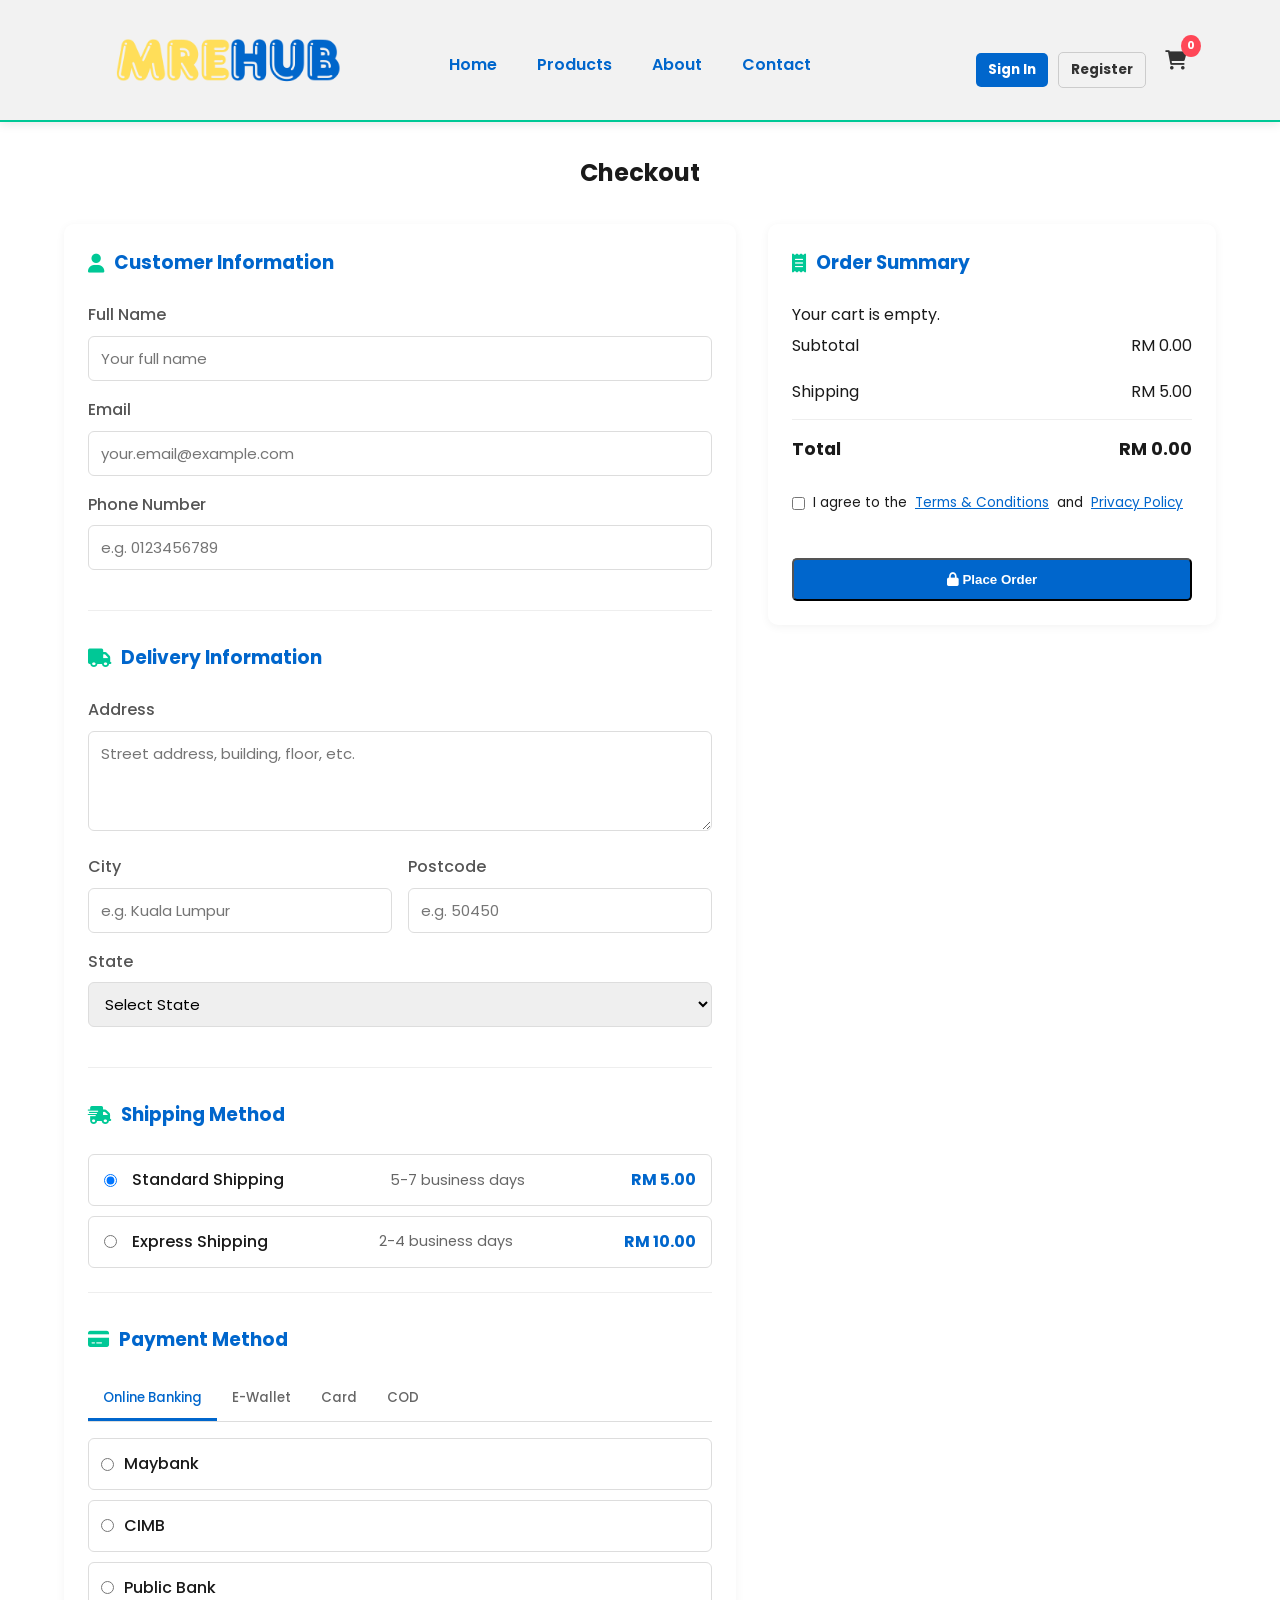
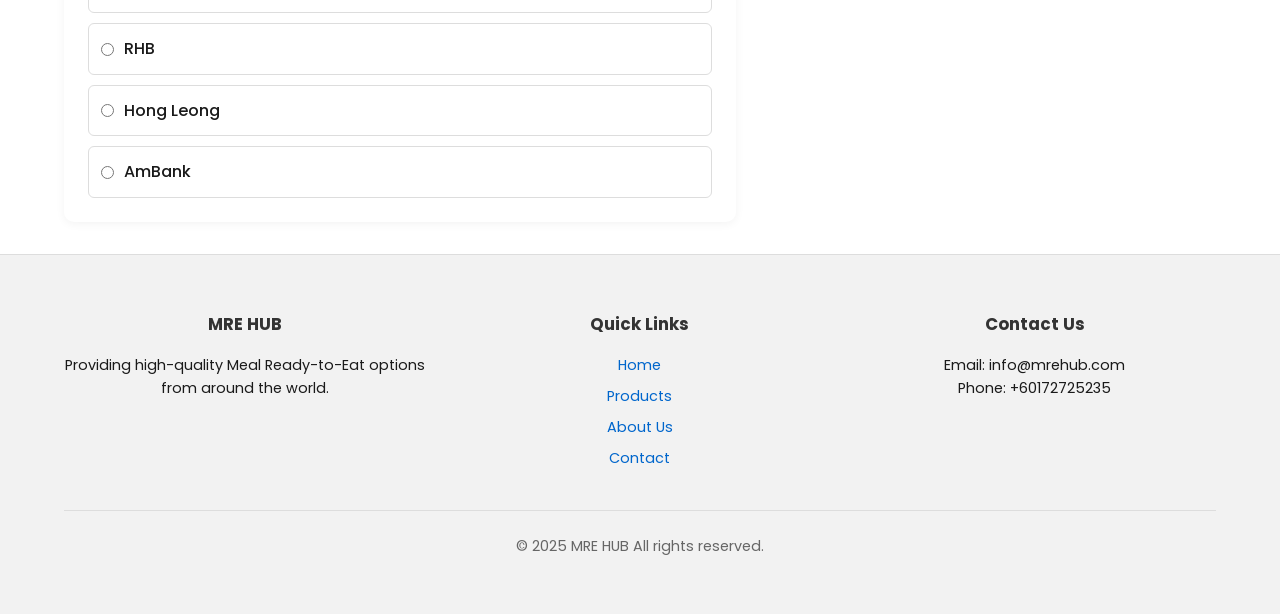
<file: checkout.html>
<!DOCTYPE html>
<html lang="en">
<head>
  <meta charset="UTF-8" />
  <meta name="viewport" content="width=device-width, initial-scale=1.0"/>
  <title>Checkout | MRE HUB</title>
  <link rel="stylesheet" href="css/style.css" />
  <link href="https://fonts.googleapis.com/css2?family=Poppins:wght@400;600&display=swap" rel="stylesheet">
  <link rel="stylesheet" href="https://cdnjs.cloudflare.com/ajax/libs/font-awesome/6.0.0/css/all.min.css" />
  <style>
    /* Additional styles for checkout page */
    .checkout-container {
      padding: 2rem 0;
    }
    
    .checkout-grid {
      display: grid;
      grid-template-columns: 1.5fr 1fr;
      gap: 2rem;
      align-items: start;
    }
    
    .order-summary {
      position: sticky;
      top: 100px;
    }
    
    .card-payment-form {
      display: flex;
      flex-direction: column;
      gap: 1rem;
    }
    
    @media (max-width: 768px) {
      .checkout-grid {
        grid-template-columns: 1fr;
      }
      
      .order-summary {
        position: static;
        order: -1;
      }
    }
  </style>
</head>
<body>
<header>
  <div class="container header-container">
    <a href="index.html" class="logo-link">
      <img src="images/MRE HUB Logo (1).png" alt="MRE HUB" class="header-logo">
    </a>
    
    <nav class="header-nav">
      <a href="index.html">Home</a>
      <a href="products.html">Products</a>
      <a href="about.html">About</a>
      <a href="contact.html">Contact</a>
    </nav>

    <div class="auth-links">
      <a href="signin.html" class="button small">Sign In</a>
      <a href="register.html" class="button small outline">Register</a>
      <a href="cart.html" class="cart-icon">
        <i class="fas fa-shopping-cart"></i>
        <span class="cart-count">0</span>
      </a>
    </div>

    <button class="hamburger" id="hamburger-btn">
      <i class="fas fa-bars"></i>
    </button>
  </div>
</header>

  <section class="container checkout-container">
    <h2 style="text-align: center; margin-bottom: 2rem;">Checkout</h2>
    
    <div class="checkout-grid">
      <!-- Left Column: Customer & Delivery Info -->
      <div class="checkout-form-section">
        <div class="form-section">
          <h3><i class="fas fa-user"></i> Customer Information</h3>
          <div class="form-group">
            <label>Full Name</label>
            <input type="text" id="customer-name" required placeholder="Your full name">
          </div>
          <div class="form-group">
            <label>Email</label>
            <input type="email" id="customer-email" required placeholder="your.email@example.com">
          </div>
          <div class="form-group">
            <label>Phone Number</label>
            <input type="tel" id="customer-phone" required placeholder="e.g. 0123456789">
          </div>
        </div>

        <div class="form-section">
          <h3><i class="fas fa-truck"></i> Delivery Information</h3>
          <div class="form-group">
            <label>Address</label>
            <textarea id="customer-address" rows="3" required placeholder="Street address, building, floor, etc."></textarea>
          </div>
          <div class="form-row">
            <div class="form-group">
              <label>City</label>
              <input type="text" id="customer-city" required placeholder="e.g. Kuala Lumpur">
            </div>
            <div class="form-group">
              <label>Postcode</label>
              <input type="text" id="customer-postcode" required placeholder="e.g. 50450">
            </div>
          </div>
          <div class="form-group">
            <label>State</label>
            <select id="customer-state" required>
              <option value="">Select State</option>
              <option value="Johor">Johor</option>
              <option value="Kedah">Kedah</option>
              <option value="Kelantan">Kelantan</option>
              <option value="Malacca">Malacca</option>
              <option value="Negeri Sembilan">Negeri Sembilan</option>
              <option value="Pahang">Pahang</option>
              <option value="Penang">Penang</option>
              <option value="Perak">Perak</option>
              <option value="Perlis">Perlis</option>
              <option value="Sabah">Sabah</option>
              <option value="Sarawak">Sarawak</option>
              <option value="Selangor">Selangor</option>
              <option value="Terengganu">Terengganu</option>
              <option value="Kuala Lumpur">Kuala Lumpur</option>
              <option value="Labuan">Labuan</option>
              <option value="Putrajaya">Putrajaya</option>
            </select>
          </div>
        </div>

        <div class="form-section">
          <h3><i class="fas fa-shipping-fast"></i> Shipping Method</h3>
          <div class="shipping-options">
            <label class="shipping-option">
              <input type="radio" name="shipping" value="standard" checked>
              <div class="option-content">
                <span class="option-title">Standard Shipping</span>
                <span class="option-details">5-7 business days</span>
                <span class="option-price">RM 5.00</span>
              </div>
            </label>
            <label class="shipping-option">
              <input type="radio" name="shipping" value="express">
              <div class="option-content">
                <span class="option-title">Express Shipping</span>
                <span class="option-details">2-4 business days</span>
                <span class="option-price">RM 10.00</span>
              </div>
            </label>
          </div>
        </div>

        <div class="form-section">
          <h3><i class="fas fa-credit-card"></i> Payment Method</h3>
          <div class="payment-methods">
            <div class="payment-tabs">
              <button type="button" class="payment-tab active" data-tab="Online Banking">Online Banking</button>
              <button type="button" class="payment-tab" data-tab="E-Wallet">E-Wallet</button>
              <button type="button" class="payment-tab" data-tab="Card">Card</button>
              <button type="button" class="payment-tab" data-tab="COD">COD</button>
            </div>
            
            <div class="payment-content active" id="Online Banking">
              <div class="bank-list">
                <label class="bank-option">
                  <input type="radio" name="payment-option" value="maybank" required>
                  <span>Maybank</span>
                </label>
                <label class="bank-option">
                  <input type="radio" name="payment-option" value="cimb" required>
                  <span>CIMB</span>
                </label>
                <label class="bank-option">
                  <input type="radio" name="payment-option" value="public" required>
                  <span>Public Bank</span>
                </label>
                <label class="bank-option">
                  <input type="radio" name="payment-option" value="rhb" required>
                  <span>RHB</span>
                </label>
                <label class="bank-option">
                  <input type="radio" name="payment-option" value="hongleong" required>
                  <span>Hong Leong</span>
                </label>
                <label class="bank-option">
                  <input type="radio" name="payment-option" value="ambank" required>
                  <span>AmBank</span>
                </label>
              </div>
            </div>
            
            <div class="payment-content" id="E-Wallet">
              <div class="ewallet-options">
                <label class="ewallet-option">
                  <input type="radio" name="payment-option" value="touchngo" required>
                  <span>Touch'n Go</span>
                </label>
                <label class="ewallet-option">
                  <input type="radio" name="payment-option" value="grabpay" required>
                  <span>GrabPay</span>
                </label>
                <label class="ewallet-option">
                  <input type="radio" name="payment-option" value="boost" required>
                  <span>Boost</span>
                </label>
                <label class="ewallet-option">
                  <input type="radio" name="payment-option" value="shopee" required>
                  <span>ShopeePay</span>
                </label>
              </div>
            </div>
            
            <div class="payment-content" id="Card">
              <div class="card-payment-form">
                <div class="form-group">
                  <label>Card Number</label>
                  <input type="text" id="card-number" placeholder="1234 5678 9012 3456" required>
                </div>
                <div class="form-row">
                  <div class="form-group">
                    <label>Expiry Date</label>
                    <input type="text" id="card-expiry" placeholder="MM/YY" required>
                  </div>
                  <div class="form-group">
                    <label>CVV</label>
                    <input type="text" id="card-cvv" placeholder="123" required>
                  </div>
                </div>
                <div class="form-group">
                  <label>Name on Card</label>
                  <input type="text" id="card-name" placeholder="Your name as on card" required>
                </div>
              </div>
            </div>
            
            <div class="payment-content" id="COD">
              <div class="cod-notice">
                <i class="fas fa-money-bill-wave"></i>
                <p>Pay with cash when your order is delivered. An additional RM 2 processing fee applies.</p>
              </div>
            </div>
          </div>
        </div>
      </div>

      <!-- Right Column: Order Summary -->
      <div class="order-summary">
        <h3><i class="fas fa-receipt"></i> Order Summary</h3>
        <div id="checkout-items" class="checkout-items"></div>
        
        <div class="summary-row">
          <span>Subtotal</span>
          <span id="subtotal">RM 0.00</span>
        </div>
        <div class="summary-row">
          <span>Shipping</span>
          <span id="shipping-fee">RM 5.00</span>
        </div>
        <div class="summary-row" id="cod-fee-row" style="display: none;">
          <span>COD Fee</span>
          <span id="cod-fee">RM 2.00</span>
        </div>
        <div class="summary-row total">
          <span>Total</span>
          <span id="total-price">RM 0.00</span>
        </div>
        
        <div class="terms-agreement">
          <label>
            <input type="checkbox" id="agree-terms" required>
            I agree to the <a href="#">Terms & Conditions</a> and <a href="#">Privacy Policy</a>
          </label>
        </div>
        
        <button type="button" class="button" id="place-order-btn" style="width: 100%; margin-top: 20px;">
          <i class="fas fa-lock"></i> Place Order
        </button>
      </div>
    </div>
  </section>

  <footer>
    <div class="container">
      <div class="footer-content">
        <div class="footer-section">
          <h3>MRE HUB</h3>
          <p>Providing high-quality Meal Ready-to-Eat options from around the world.</p>
        </div>
        <div class="footer-section">
          <h3>Quick Links</h3>
          <ul>
            <li><a href="index.html">Home</a></li>
            <li><a href="products.html">Products</a></li>
            <li><a href="about.html">About Us</a></li>
            <li><a href="contact.html">Contact</a></li>
          </ul>
        </div>
        <div class="footer-section">
          <h3>Contact Us</h3>
          <p>Email: info@mrehub.com</p>
          <p>Phone: +60172725235</p>
        </div>
      </div>
      <p class="copyright">&copy; 2025 MRE HUB All rights reserved.</p>
    </div>
  </footer>

  <!-- Back to Top Button -->
  <a href="#" class="back-to-top"><i class="fas fa-arrow-up"></i></a>

  <script>
    // Show scroll to top button
    const topBtn = document.querySelector('.back-to-top');
    window.onscroll = function () {
      topBtn.style.display = window.scrollY > 200 ? 'block' : 'none';
    };

    // Smooth scroll to top
    topBtn.addEventListener('click', (e) => {
      e.preventDefault();
      window.scrollTo({
        top: 0,
        behavior: 'smooth'
      });
    });

    // Payment method tabs
    document.querySelectorAll('.payment-tab').forEach(tab => {
      tab.addEventListener('click', () => {
        // Remove active class from all tabs and contents
        document.querySelectorAll('.payment-tab').forEach(t => t.classList.remove('active'));
        document.querySelectorAll('.payment-content').forEach(c => c.classList.remove('active'));
        
        // Add active class to clicked tab and corresponding content
        tab.classList.add('active');
        const tabId = tab.getAttribute('data-tab');
        document.getElementById(tabId).classList.add('active');
        
        // Update order summary to reflect any COD fee changes
        updateOrderSummary();
      });
    });

    // Shipping method selection
    document.querySelectorAll('input[name="shipping"]').forEach(option => {
      option.addEventListener('change', updateOrderSummary);
    });

    // Update order summary when page loads and when shipping changes
    function updateOrderSummary() {
      const cart = JSON.parse(localStorage.getItem('cart')) || [];
      let subtotal = 0;
      
      // Calculate subtotal
      cart.forEach(item => {
        subtotal += item.price * item.quantity;
      });
      
      // Get shipping fee
      const shippingOption = document.querySelector('input[name="shipping"]:checked');
      const shippingFee = shippingOption?.value === 'standard' ? 5 : 10;
      
      // Check if COD is selected
      const isCOD = document.querySelector('.payment-tab.active')?.getAttribute('data-tab') === 'COD';
      const codFee = isCOD ? 2 : 0;
      
      const total = subtotal + shippingFee + codFee;
      
      // Update display
      document.getElementById('subtotal').textContent = `RM ${subtotal.toFixed(2)}`;
      document.getElementById('shipping-fee').textContent = `RM ${shippingFee.toFixed(2)}`;
      
      // Show/hide COD fee row
      const codFeeRow = document.getElementById('cod-fee-row');
      if (isCOD) {
        codFeeRow.style.display = 'flex';
        document.getElementById('cod-fee').textContent = `RM ${codFee.toFixed(2)}`;
      } else {
        codFeeRow.style.display = 'none';
      }
      
      document.getElementById('total-price').textContent = `RM ${total.toFixed(2)}`;
    }

    // Load checkout items
    function loadCheckoutItems() {
      const cart = JSON.parse(localStorage.getItem('cart')) || [];
      const checkoutItems = document.getElementById('checkout-items');
      
      checkoutItems.innerHTML = '';
      
      if (cart.length === 0) {
        checkoutItems.innerHTML = '<p>Your cart is empty.</p>';
        return;
      }
      
      cart.forEach(item => {
        const itemElement = document.createElement('div');
        itemElement.className = 'checkout-item';
        itemElement.innerHTML = `
          <img src="${item.image}" alt="${item.name}">
          <div class="item-details">
            <h4>${item.name}</h4>
            <p>RM ${item.price.toFixed(2)} × ${item.quantity}</p>
          </div>
          <div class="item-total">RM ${(item.price * item.quantity).toFixed(2)}</div>
        `;
        checkoutItems.appendChild(itemElement);
      });
      
      updateOrderSummary();
    }

    // Process order function
    function placeOrder() {
      const name = document.getElementById('customer-name').value.trim();
      const email = document.getElementById('customer-email').value.trim();
      const phone = document.getElementById('customer-phone').value.trim();
      const address = document.getElementById('customer-address').value.trim();
      const city = document.getElementById('customer-city').value.trim();
      const postcode = document.getElementById('customer-postcode').value.trim();
      const state = document.getElementById('customer-state').value;
      const shippingMethod = document.querySelector('input[name="shipping"]:checked')?.value;
      const agreeTerms = document.getElementById('agree-terms').checked;
      
      // Validate all required fields
      if (!name || !email || !phone || !address || !city || !postcode || !state || !agreeTerms) {
        alert('Please fill in all required fields and agree to the terms.');
        return;
      }
      
      // Validate email format
      if (!/^\w+([\.-]?\w+)*@\w+([\.-]?\w+)*(\.\w{2,3})+$/.test(email)) {
        alert('Please enter a valid email address.');
        return;
      }
      
      // Validate phone number (minimum 10 digits)
      if (!/^[0-9]{10,}$/.test(phone)) {
        alert('Please enter a valid phone number with at least 10 digits.');
        return;
      }
      
      // Validate shipping method
      if (!shippingMethod) {
        alert('Please select a shipping method.');
        return;
      }
      
      // Validate payment method is selected
      const paymentMethod = document.querySelector('.payment-tab.active')?.getAttribute('data-tab');
      if (!paymentMethod) {
          alert('Please select a payment method.');
          return;
      }

      // Additional validation for specific payment methods
      if (paymentMethod === 'Online Banking' || paymentMethod === 'E-Wallet') {
          const selectedOption = document.querySelector('input[name="payment-option"]:checked');
          if (!selectedOption) {
              alert('Please select a specific payment option.');
              return;
          }
      } else if (paymentMethod === 'Card') {
          const cardNumber = document.getElementById('card-number').value.trim();
          const expiry = document.getElementById('card-expiry').value.trim();
          const cvv = document.getElementById('card-cvv').value.trim();
          const nameOnCard = document.getElementById('card-name').value.trim();
          
          if (!cardNumber || !expiry || !cvv || !nameOnCard) {
              alert('Please complete all card payment details.');
              return;
          }
          
          // Simple card validation
          if (!/^\d{16}$/.test(cardNumber.replace(/\s/g, ''))) {
            alert('Please enter a valid 16-digit card number.');
            return;
          }
          
          if (!/^\d{2}\/\d{2}$/.test(expiry)) {
            alert('Please enter expiry date in MM/YY format.');
            return;
          }
          
          if (!/^\d{3,4}$/.test(cvv)) {
            alert('Please enter a valid CVV (3 or 4 digits).');
            return;
          }
      }
      
      const cart = JSON.parse(localStorage.getItem('cart')) || [];
      
      if (cart.length === 0) {
        alert('Your cart is empty!');
        return;
      }
      
      // Calculate totals
      const shippingFee = shippingMethod === 'standard' ? 5 : 10;
      let subtotal = cart.reduce((sum, item) => sum + (item.price * item.quantity), 0);
      let total = subtotal + shippingFee;
      
      // Add RM2 processing fee for COD
      if (paymentMethod === 'COD') {
        total += 2;
      }
      
      // Create order data object
      const orderData = {
        id: 'ORD-' + Date.now(),
        date: new Date().toISOString(),
        customer: {
          name,
          email,
          phone,
          address: {
            street: address,
            city,
            postcode,
            state
          }
        },
        shipping: {
          method: shippingMethod,
          fee: shippingFee
        },
        payment: {
          method: paymentMethod,
          fee: paymentMethod === 'COD' ? 2 : 0
        },
        products: [...cart],
        subtotal,
        total,
        status: 'Processing'
      };
      
      // Process order
      if (processOrder(orderData)) {
        // Clear cart after successful order
        localStorage.removeItem('cart');
        updateCartCount();
        
        // Redirect to thank you page
        window.location.href = 'thankyou.html';
      } else {
        alert('Failed to process order. Please try again or contact support.');
      }
    }





    // Initialize on page load
    document.addEventListener('DOMContentLoaded', function() {
      loadCheckoutItems();
      updateCartCount();
      
      // Add event listener for place order button
      document.getElementById('place-order-btn').addEventListener('click', placeOrder);
    });
  </script>
  <script src="js/auth.js"></script>
</body>
</html>
</file>
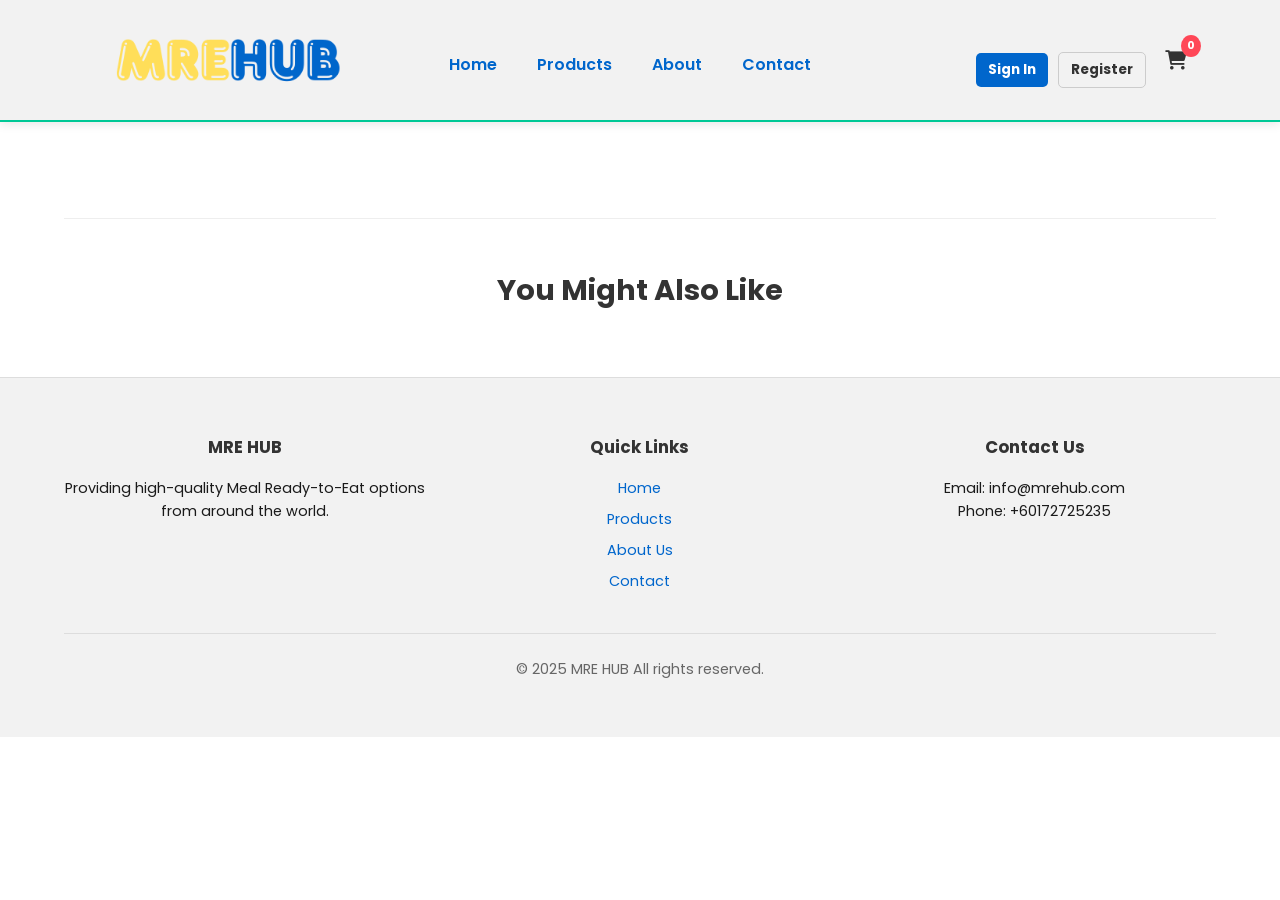
<file: product-detail.html>
<!-- product-details.html -->
<!DOCTYPE html>
<html lang="en">
<head>
  <meta charset="UTF-8" />
  <meta name="viewport" content="width=device-width, initial-scale=1.0" />
  <title>Product Details | MRE HUB</title>
  <link rel="stylesheet" href="css/style.css" />
  <link rel="stylesheet" href="https://cdnjs.cloudflare.com/ajax/libs/font-awesome/6.0.0/css/all.min.css" />
</head>
<body>
<header>
  <div class="container header-container">
    <a href="index.html" class="logo-link">
      <img src="images/MRE HUB Logo (1).png" alt="MRE HUB" class="header-logo">
    </a>
    
    <nav class="header-nav">
      <a href="index.html">Home</a>
      <a href="products.html">Products</a>
      <a href="about.html">About</a>
      <a href="contact.html">Contact</a>
    </nav>

    <div class="auth-links">
      <a href="signin.html" class="button small">Sign In</a>
      <a href="register.html" class="button small outline">Register</a>
      <a href="cart.html" class="cart-icon">
        <i class="fas fa-shopping-cart"></i>
        <span class="cart-count">0</span>
      </a>
    </div>
    
    <!-- Notification inside header -->
    <div id="popup-notification" class="popup-notification">
      <i class="fas fa-check-circle"></i>
      <span id="popup-message"></span>
    </div>

    <button class="hamburger" id="hamburger-btn">
      <i class="fas fa-bars"></i>
    </button>
  </div>
</header>

  <main class="container">
    <div id="product-detail" class="product-detail-container"></div>
    
    <!-- Related Products Section -->
    <section class="related-products">
      <h2>You Might Also Like</h2>
      <div class="product-grid" id="related-products"></div>
    </section>
  </main>

  <footer>
    <div class="container">
      <div class="footer-content">
        <div class="footer-section">
          <h3>MRE HUB</h3>
          <p>Providing high-quality Meal Ready-to-Eat options from around the world.</p>
        </div>
        <div class="footer-section">
          <h3>Quick Links</h3>
          <ul>
            <li><a href="index.html">Home</a></li>
            <li><a href="products.html">Products</a></li>
            <li><a href="about.html">About Us</a></li>
            <li><a href="contact.html">Contact</a></li>
          </ul>
        </div>
        <div class="footer-section">
          <h3>Contact Us</h3>
          <p>Email: info@mrehub.com</p>
          <p>Phone: +60172725235</p>
        </div>
      </div>
      <p class="copyright">&copy; 2025 MRE HUB All rights reserved.</p>
    </div>
  </footer>



  <!-- Back to Top Button -->
  <a href="#" class="back-to-top"><i class="fas fa-arrow-up"></i></a>

<script>
  // Show scroll to top button
  const topBtn = document.querySelector('.back-to-top');
  window.onscroll = function () {
    topBtn.style.display = window.scrollY > 200 ? 'block' : 'none';
  };

  // Smooth scroll to top
  topBtn.addEventListener('click', (e) => {
    e.preventDefault();
    window.scrollTo({
      top: 0,
      behavior: 'smooth'
    });
  });




</script>  

  <script src="js/product-detail.js"></script><script src="js/auth.js"></script>
</body>
</html>
</file>
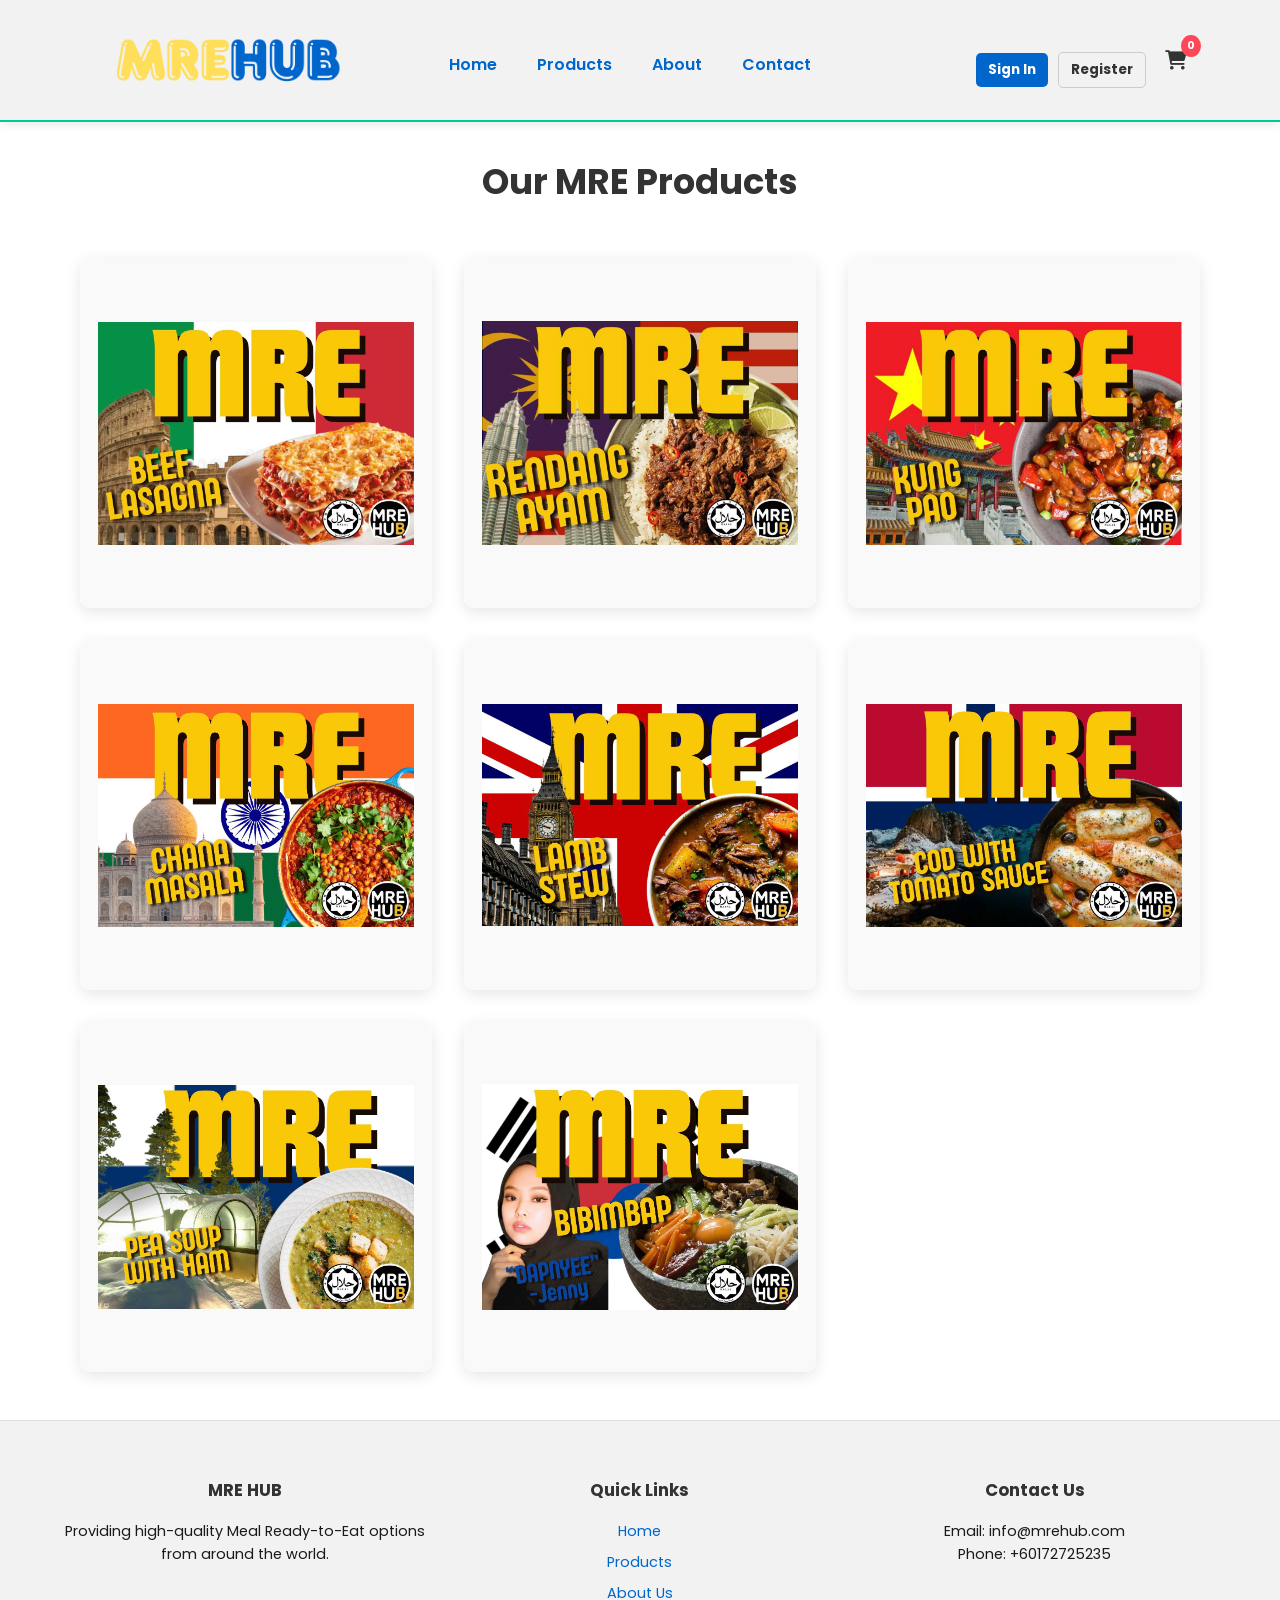
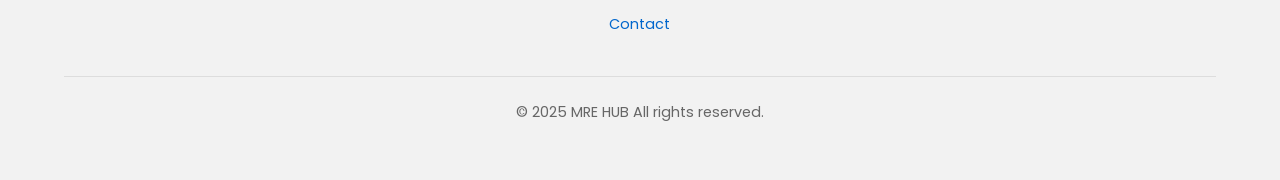
<file: products.html>
<!DOCTYPE html>
<html lang="en">
<head>
  <meta charset="UTF-8" />
  <meta name="viewport" content="width=device-width, initial-scale=1.0" />
  <title>Products | MRE HUB</title>
  <link rel="stylesheet" href="css/style.css" />
  <link rel="stylesheet" href="https://cdnjs.cloudflare.com/ajax/libs/font-awesome/6.0.0/css/all.min.css" />
</head>
<body>
<header>
  <div class="container header-container">
    <a href="index.html" class="logo-link">
      <img src="images/MRE HUB Logo (1).png" alt="MRE HUB" class="header-logo">
    </a>
    
    <nav class="header-nav">
      <a href="index.html">Home</a>
      <a href="products.html">Products</a>
      <a href="about.html">About</a>
      <a href="contact.html">Contact</a>
    </nav>

    <div class="auth-links">
      <a href="signin.html" class="button small">Sign In</a>
      <a href="register.html" class="button small outline">Register</a>
      <a href="cart.html" class="cart-icon">
        <i class="fas fa-shopping-cart"></i>
        <span class="cart-count">0</span>
      </a>
    </div>
    
    <!-- Notification inside header -->
    <div id="popup-notification" class="popup-notification">
      <i class="fas fa-check-circle"></i>
      <span id="popup-message"></span>
    </div>

    <button class="hamburger" id="hamburger-btn">
      <i class="fas fa-bars"></i>
    </button>
  </div>
</header>

  <main class="container">
    <h1 class="page-title">Our MRE Products</h1>
    
    <div class="flip-product-grid" id="products-container"></div>
  </main>

  <footer>
    <div class="container">
      <div class="footer-content">
        <div class="footer-section">
          <h3>MRE HUB</h3>
          <p>Providing high-quality Meal Ready-to-Eat options from around the world.</p>
        </div>
        <div class="footer-section">
          <h3>Quick Links</h3>
          <ul>
            <li><a href="index.html">Home</a></li>
            <li><a href="products.html">Products</a></li>
            <li><a href="about.html">About Us</a></li>
            <li><a href="contact.html">Contact</a></li>
          </ul>
        </div>
        <div class="footer-section">
          <h3>Contact Us</h3>
          <p>Email: info@mrehub.com</p>
          <p>Phone: +60172725235</p>
        </div>
      </div>
      <p class="copyright">&copy; 2025 MRE HUB All rights reserved.</p>
    </div>
  </footer>



  <!-- Back to Top Button -->
  <a href="#" class="back-to-top"><i class="fas fa-arrow-up"></i></a>

  <script>
    // Show scroll to top button
    const topBtn = document.querySelector('.back-to-top');
    window.onscroll = function () {
      topBtn.style.display = window.scrollY > 200 ? 'block' : 'none';
    };

    // Smooth scroll to top
    topBtn.addEventListener('click', (e) => {
      e.preventDefault();
      window.scrollTo({
        top: 0,
        behavior: 'smooth'
      });
    });




  </script>

  <script src="js/products.js"></script><script src="js/auth.js"></script>
</body>
</html>
</file>
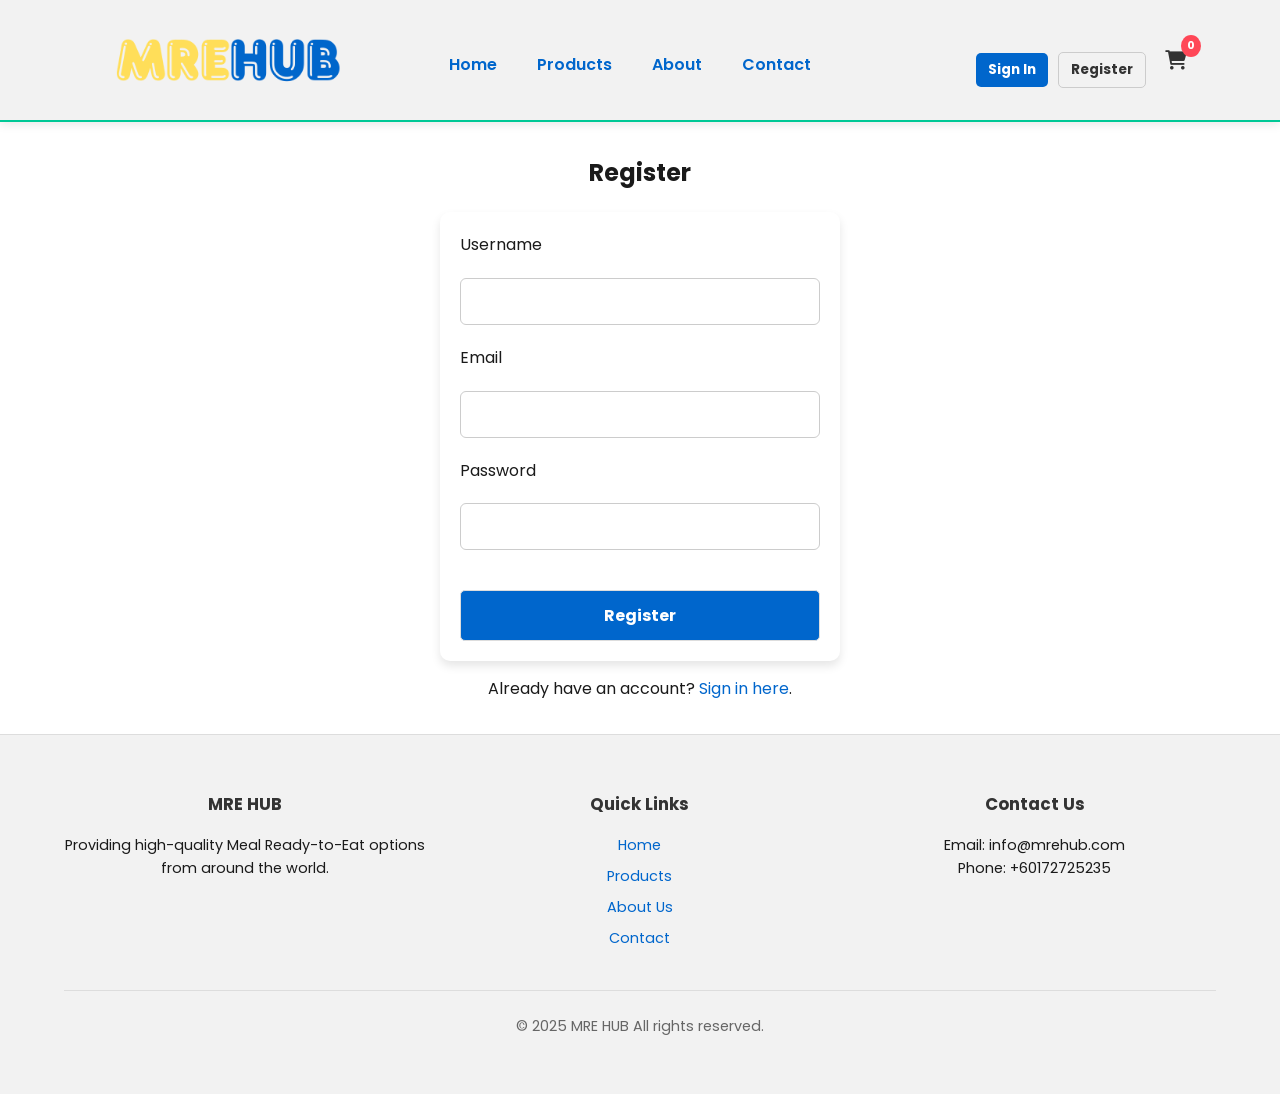
<file: register.html>
<!DOCTYPE html>
<html lang="en">
<head>
  <meta charset="UTF-8">
  <meta name="viewport" content="width=device-width, initial-scale=1.0">
  <title>Register | MRE HUB</title>
  <link rel="stylesheet" href="css/style.css">
  <link href="https://fonts.googleapis.com/css2?family=Poppins:wght@400;600&display=swap" rel="stylesheet">
  <link rel="stylesheet" href="https://cdnjs.cloudflare.com/ajax/libs/font-awesome/6.0.0/css/all.min.css" />
</head>
<body>
<header>
  <div class="container header-container">
    <a href="index.html" class="logo-link">
      <img src="images/MRE HUB Logo (1).png" alt="MRE HUB" class="header-logo">
    </a>
    
    <nav class="header-nav">
      <a href="index.html">Home</a>
      <a href="products.html">Products</a>
      <a href="about.html">About</a>
      <a href="contact.html">Contact</a>
    </nav>

    <div class="auth-links">
      <a href="signin.html" class="button small">Sign In</a>
      <a href="register.html" class="button small outline">Register</a>
      <a href="cart.html" class="cart-icon">
        <i class="fas fa-shopping-cart"></i>
        <span class="cart-count">0</span>
      </a>
    </div>

    <button class="hamburger" id="hamburger-btn">
      <i class="fas fa-bars"></i>
    </button>
  </div>
</header>

  <section class="container">
  <h2 style="text-align: center; margin-bottom: 20px;">Register</h2>

<form id="register-form" class="form-box">
  <label>Username</label>
  <input type="text" id="register-username" required>
  
  <label>Email</label>
  <input type="email" id="register-email" required>
  
  <label>Password</label>
  <input type="password" id="register-password" required minlength="6">
  
  <button type="submit" class="button">Register</button>
</form>

  <p style="text-align: center; margin-top: 15px;">
    Already have an account? <a href="signin.html">Sign in here</a>.
  </p>
</section>

  <footer>
    <div class="container">
      <div class="footer-content">
        <div class="footer-section">
          <h3>MRE HUB</h3>
          <p>Providing high-quality Meal Ready-to-Eat options from around the world.</p>
        </div>
        <div class="footer-section">
          <h3>Quick Links</h3>
          <ul>
            <li><a href="index.html">Home</a></li>
            <li><a href="products.html">Products</a></li>
            <li><a href="about.html">About Us</a></li>
            <li><a href="contact.html">Contact</a></li>
          </ul>
        </div>
        <div class="footer-section">
          <h3>Contact Us</h3>
          <p>Email: info@mrehub.com</p>
          <p>Phone: +60172725235</p>
        </div>
      </div>
      <p class="copyright">&copy; 2025 MRE HUB All rights reserved.</p>
    </div>
  </footer>

    <!-- Back to Top Button -->
  <a href="#" class="back-to-top"><i class="fas fa-arrow-up"></i></a>


  <script>

        // Show scroll to top button
    const topBtn = document.querySelector('.back-to-top');
    window.onscroll = function () {
      topBtn.style.display = window.scrollY > 200 ? 'block' : 'none';
    };

    // Smooth scroll to top
    topBtn.addEventListener('click', (e) => {
      e.preventDefault();
      window.scrollTo({
        top: 0,
        behavior: 'smooth'
      });
    });
    </script><script src="js/auth.js"></script>
</body>
</html>
</file>
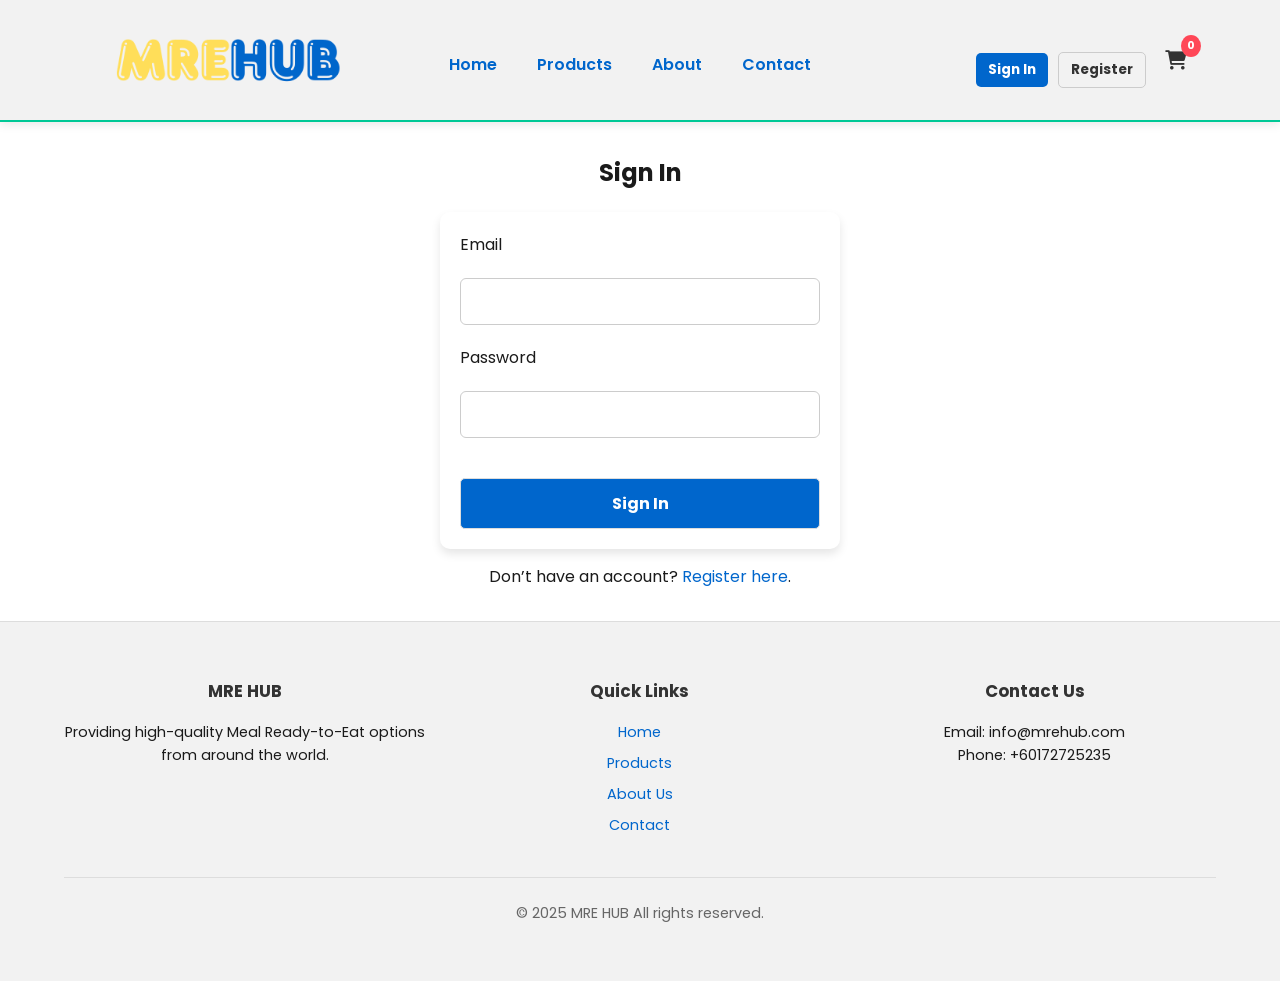
<file: signin.html>
<!DOCTYPE html>
<html lang="en">
<head>
  <meta charset="UTF-8">
  <meta name="viewport" content="width=device-width, initial-scale=1.0">
  <title>Sign In | MRE HUB</title>
  <link rel="stylesheet" href="css/style.css">
  <link href="https://fonts.googleapis.com/css2?family=Poppins:wght@400;600&display=swap" rel="stylesheet">
  <link rel="stylesheet" href="https://cdnjs.cloudflare.com/ajax/libs/font-awesome/6.0.0/css/all.min.css" />
</head>
<body>
<header>
  <div class="container header-container">
    <a href="index.html" class="logo-link">
      <img src="images/MRE HUB Logo (1).png" alt="MRE HUB" class="header-logo">
    </a>
    
    <nav class="header-nav">
      <a href="index.html">Home</a>
      <a href="products.html">Products</a>
      <a href="about.html">About</a>
      <a href="contact.html">Contact</a>
    </nav>

    <div class="auth-links">
      <a href="signin.html" class="button small">Sign In</a>
      <a href="register.html" class="button small outline">Register</a>
      <a href="cart.html" class="cart-icon">
        <i class="fas fa-shopping-cart"></i>
        <span class="cart-count">0</span>
      </a>
    </div>

    <button class="hamburger" id="hamburger-btn">
      <i class="fas fa-bars"></i>
    </button>
  </div>
</header>

  <section class="container">
  <h2 style="text-align: center; margin-bottom: 20px;">Sign In</h2>

<form id="login-form" class="form-box">
  <label>Email</label>
  <input type="email" id="login-email" required>
  
  <label>Password</label>
  <input type="password" id="login-password" required>
  
  <button type="submit" class="button">Sign In</button>
</form>

  <p style="text-align: center; margin-top: 15px;">
    Don’t have an account? <a href="register.html">Register here</a>.
  </p>
</section>

  <footer>
    <div class="container">
      <div class="footer-content">
        <div class="footer-section">
          <h3>MRE HUB</h3>
          <p>Providing high-quality Meal Ready-to-Eat options from around the world.</p>
        </div>
        <div class="footer-section">
          <h3>Quick Links</h3>
          <ul>
            <li><a href="index.html">Home</a></li>
            <li><a href="products.html">Products</a></li>
            <li><a href="about.html">About Us</a></li>
            <li><a href="contact.html">Contact</a></li>
          </ul>
        </div>
        <div class="footer-section">
          <h3>Contact Us</h3>
          <p>Email: info@mrehub.com</p>
          <p>Phone: +60172725235</p>
        </div>
      </div>
      <p class="copyright">&copy; 2025 MRE HUB All rights reserved.</p>
    </div>
  </footer>

    <!-- Back to Top Button -->
  <a href="#" class="back-to-top"><i class="fas fa-arrow-up"></i></a>

  <script>

        // Show scroll to top button
    const topBtn = document.querySelector('.back-to-top');
    window.onscroll = function () {
      topBtn.style.display = window.scrollY > 200 ? 'block' : 'none';
    };

    // Smooth scroll to top
    topBtn.addEventListener('click', (e) => {
      e.preventDefault();
      window.scrollTo({
        top: 0,
        behavior: 'smooth'
      });
    });
  </script><script src="js/auth.js"></script>
</body>
</html>
</file>
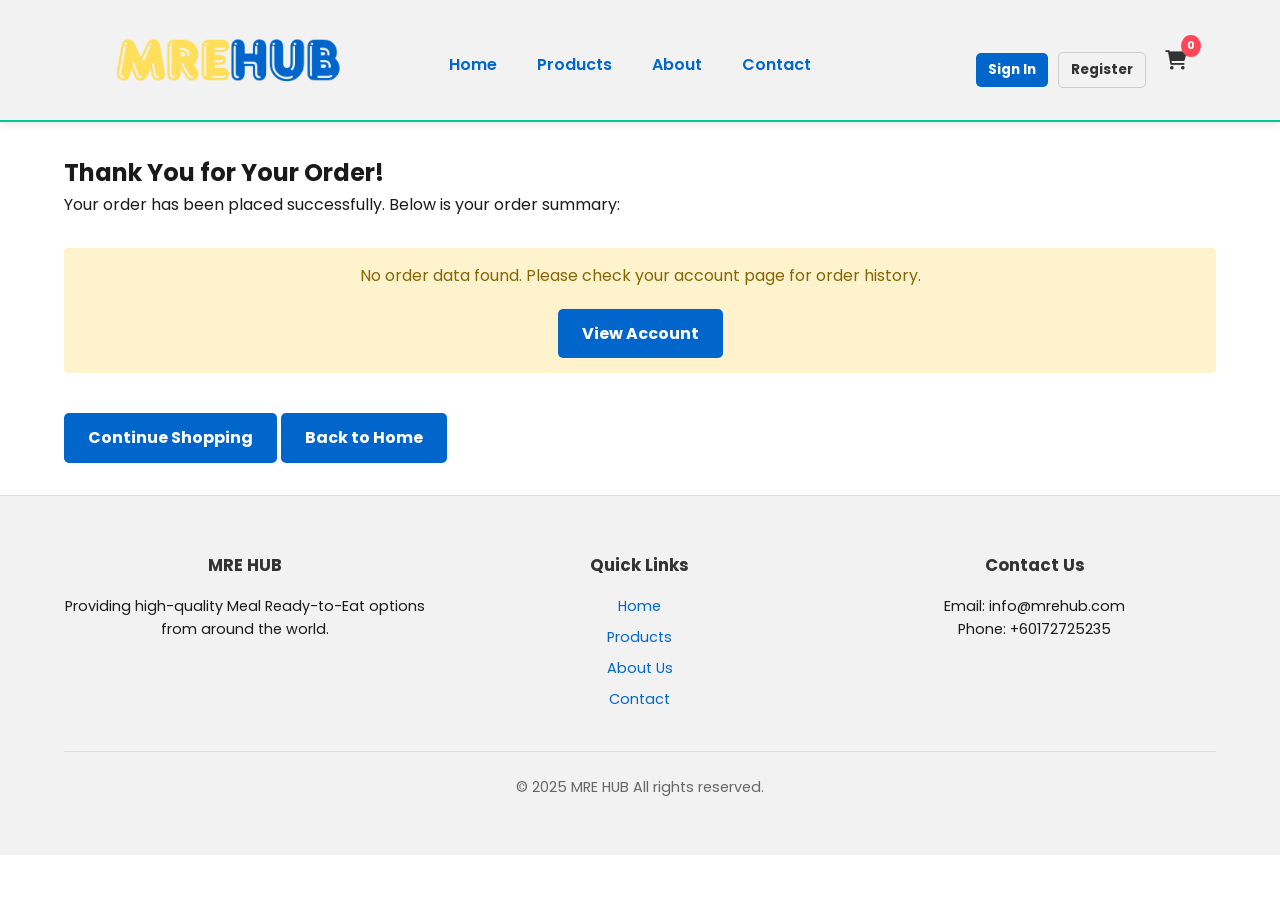
<file: thankyou.html>
<!DOCTYPE html>
<html lang="en">
<head>
  <meta charset="UTF-8" />
  <meta name="viewport" content="width=device-width, initial-scale=1.0"/>
  <title>Thank You | MRE HUB</title>
  <link rel="stylesheet" href="css/style.css" />
  <link href="https://fonts.googleapis.com/css2?family=Poppins:wght@400;600&display=swap" rel="stylesheet">
  <link rel="stylesheet" href="https://cdnjs.cloudflare.com/ajax/libs/font-awesome/6.0.0/css/all.min.css" />
</head>
<body>
<header>
  <div class="container header-container">
    <a href="index.html" class="logo-link">
      <img src="images/MRE HUB Logo (1).png" alt="MRE HUB" class="header-logo">
    </a>
    
    <nav class="header-nav">
      <a href="index.html">Home</a>
      <a href="products.html">Products</a>
      <a href="about.html">About</a>
      <a href="contact.html">Contact</a>
    </nav>

    <div class="auth-links">
      <a href="signin.html" class="button small">Sign In</a>
      <a href="register.html" class="button small outline">Register</a>
      <a href="cart.html" class="cart-icon">
        <i class="fas fa-shopping-cart"></i>
        <span class="cart-count">0</span>
      </a>
    </div>

    <button class="hamburger" id="hamburger-btn">
      <i class="fas fa-bars"></i>
    </button>
  </div>
</header>

  <section class="container">
    <h2>Thank You for Your Order!</h2>
    <p>Your order has been placed successfully. Below is your order summary:</p>

    <div id="order-summary" class="scroll-reveal" style="margin-top: 30px;">
      <!-- Order summary will be populated by JS -->
    </div>

    <a href="products.html" class="button">Continue Shopping</a>
    <a href="index.html" class="button">Back to Home</a>
  </section>

  <footer>
    <div class="container">
      <div class="footer-content">
        <div class="footer-section">
          <h3>MRE HUB</h3>
          <p>Providing high-quality Meal Ready-to-Eat options from around the world.</p>
        </div>
        <div class="footer-section">
          <h3>Quick Links</h3>
          <ul>
            <li><a href="index.html">Home</a></li>
            <li><a href="products.html">Products</a></li>
            <li><a href="about.html">About Us</a></li>
            <li><a href="contact.html">Contact</a></li>
          </ul>
        </div>
        <div class="footer-section">
          <h3>Contact Us</h3>
          <p>Email: info@mrehub.com</p>
          <p>Phone: +60172725235</p>
        </div>
      </div>
      <p class="copyright">&copy; 2025 MRE HUB All rights reserved.</p>
    </div>
  </footer>

    <!-- Back to Top Button -->
  <a href="#" class="back-to-top"><i class="fas fa-arrow-up"></i></a>

  <script src="js/thankyou.js"></script>

  <script>

        // Show scroll to top button
    const topBtn = document.querySelector('.back-to-top');
    window.onscroll = function () {
      topBtn.style.display = window.scrollY > 200 ? 'block' : 'none';
    };

    // Smooth scroll to top
    topBtn.addEventListener('click', (e) => {
      e.preventDefault();
      window.scrollTo({
        top: 0,
        behavior: 'smooth'
      });
    });
  </script><script src="js/auth.js"></script>
</body>
</html>
</file>
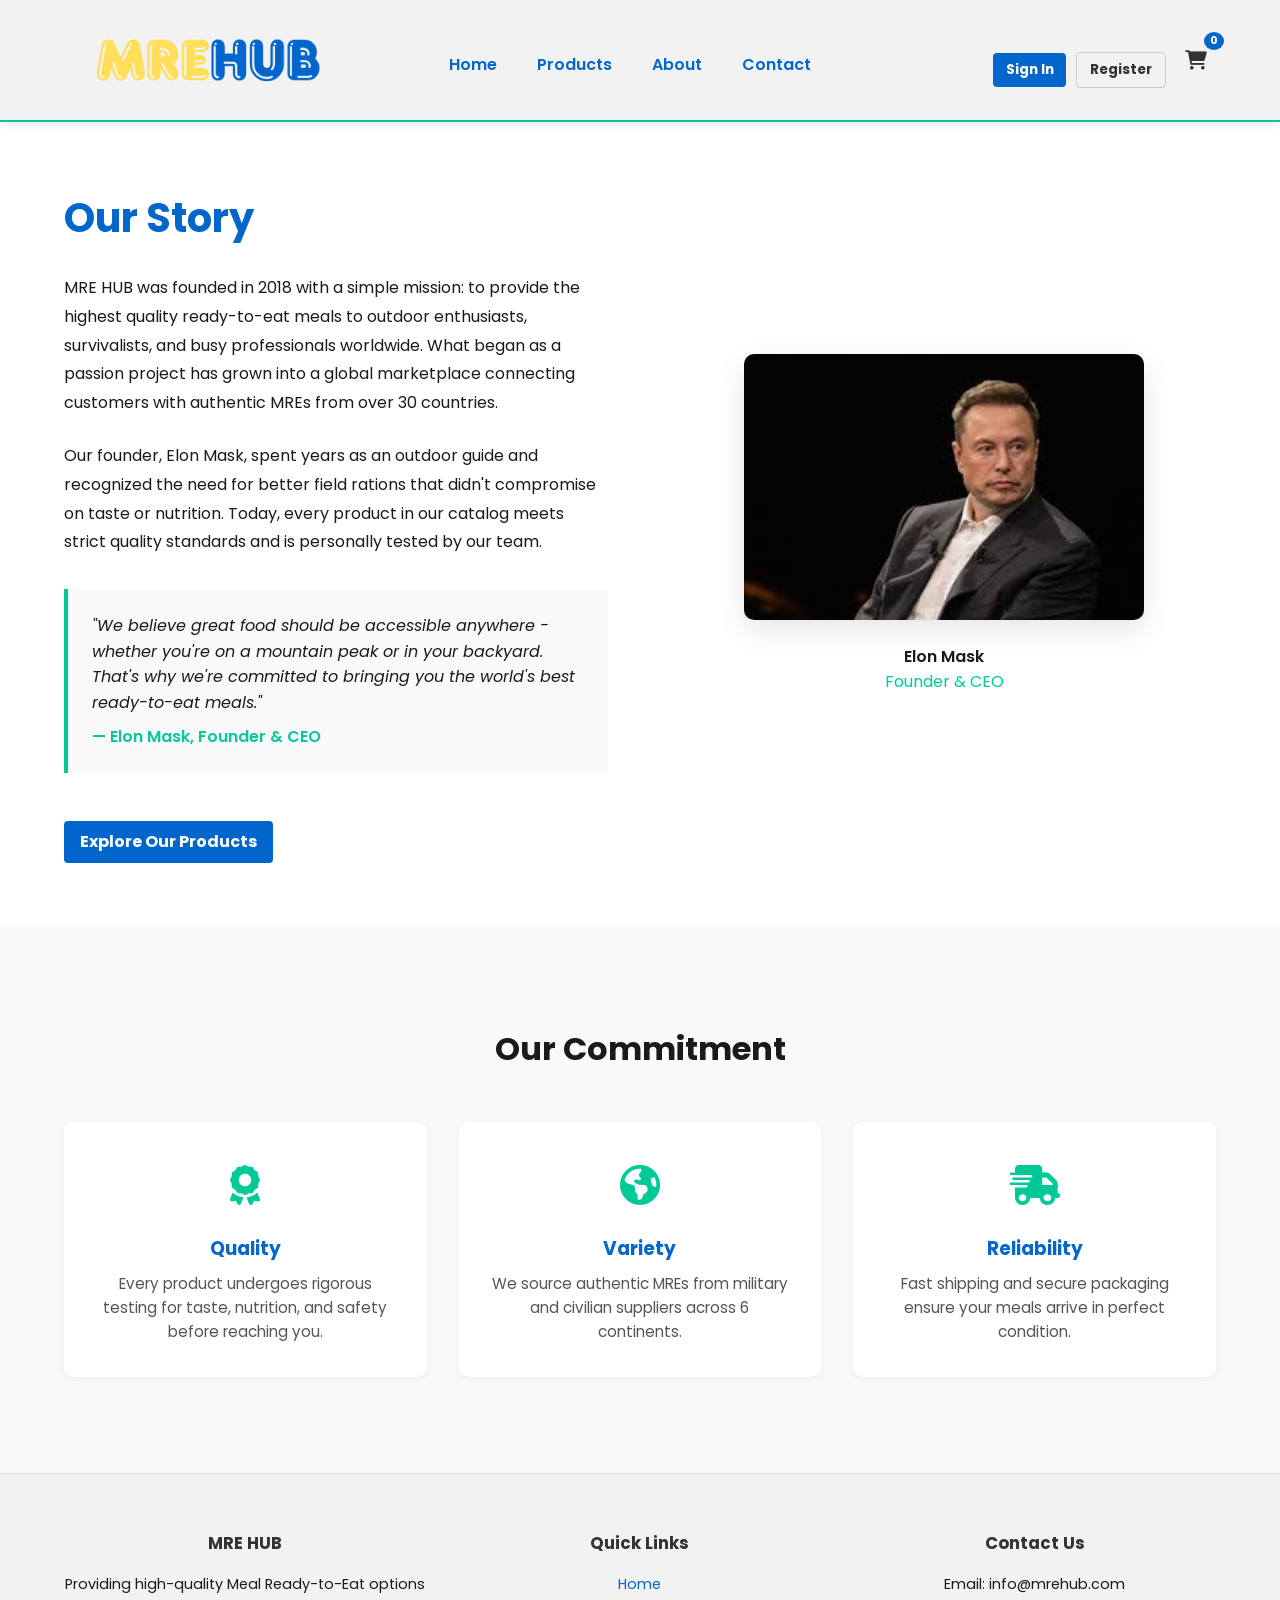
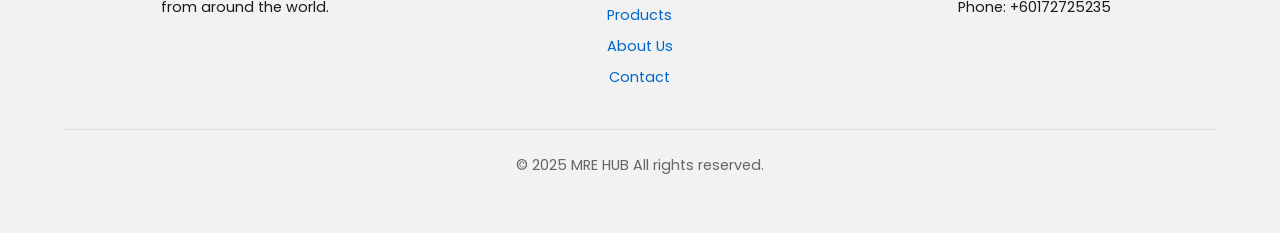
<file: MRE HUB 3.5/MRE HUB 3/about.html>
<!DOCTYPE html>
<html lang="en">
<head>
  <meta charset="UTF-8" />
  <meta name="viewport" content="width=device-width, initial-scale=1.0" />
  <title>MRE HUB | About Us</title>
  <link rel="stylesheet" href="css/style.css" />
  <link href="https://fonts.googleapis.com/css2?family=Poppins:wght@400;600&display=swap" rel="stylesheet">
  <link rel="stylesheet" href="https://cdnjs.cloudflare.com/ajax/libs/font-awesome/6.0.0/css/all.min.css" />
</head>
<body>
<header>
  <div class="container header-container">
    <a href="index.html" class="logo-link">
      <img src="images/MRE HUB Logo (1).png" alt="MRE HUB" class="header-logo">
    </a>
    
    <nav class="header-nav">
      <a href="index.html">Home</a>
      <a href="products.html">Products</a>
      <a href="about.html">About</a>
      <a href="contact.html">Contact</a>
    </nav>

    <div class="auth-links">
      <a href="signin.html" class="button small">Sign In</a>
      <a href="register.html" class="button small outline">Register</a>
      <a href="cart.html" class="cart-icon">
        <i class="fas fa-shopping-cart"></i>
        <span class="cart-count">0</span>
      </a>
    </div>
  </div>
</header>

  <!-- Main About Content -->
  <section class="container" style="padding: 4rem 0;">
    <div style="display: flex; align-items: center; gap: 4rem; flex-wrap: wrap;">
      <!-- Text Content (Left) -->
      <div style="flex: 1; min-width: 300px;">
        <h2 style="font-size: 2.5rem; margin-bottom: 1.5rem; color: #0066cc;">Our Story</h2>
        <p style="margin-bottom: 1.5rem; line-height: 1.8;">
          MRE HUB was founded in 2018 with a simple mission: to provide the highest quality ready-to-eat meals 
          to outdoor enthusiasts, survivalists, and busy professionals worldwide. What began as a passion project 
          has grown into a global marketplace connecting customers with authentic MREs from over 30 countries.
        </p>
        <p style="margin-bottom: 1.5rem; line-height: 1.8;">
          Our founder, Elon Mask, spent years as an outdoor guide and recognized the need for better field rations 
          that didn't compromise on taste or nutrition. Today, every product in our catalog meets strict quality 
          standards and is personally tested by our team.
        </p>
        <div style="background-color: #f9f9f9; padding: 1.5rem; border-left: 4px solid #00c896; margin: 2rem 0;">
          <p style="font-style: italic; margin-bottom: 0;">
            "We believe great food should be accessible anywhere - whether you're on a mountain peak or in your backyard. 
            That's why we're committed to bringing you the world's best ready-to-eat meals."
          </p>
          <p style="font-weight: 600; margin-top: 0.5rem; color: #00c896;">— Elon Mask, Founder & CEO</p>
        </div>
        <a href="products.html" class="button" style="display: inline-block; margin-top: 1rem;">Explore Our Products</a>
      </div>

      <!-- CEO Image (Right) -->
      <div style="flex: 1; min-width: 300px; text-align: center;">
        <img src="images/ceo.jpg" alt="Elon Mask, CEO of MRE HUB" 
             style="width: 100%; max-width: 400px; border-radius: 10px; box-shadow: 0 10px 30px rgba(0,0,0,0.1);">
        <p style="margin-top: 1rem; font-weight: 600;">Elon Mask</p>
        <p style="color: #00c896; margin-top: 0;">Founder & CEO</p>
      </div>
    </div>
  </section>

  <!-- Values Section -->
  <section style="background-color: #f9f9f9; padding: 4rem 0;">
    <div class="container">
      <h2 style="text-align: center; margin-bottom: 3rem; font-size: 2rem;">Our Commitment</h2>
      <div class="product-grid">
        <div class="product-card scroll-reveal" style="text-align: center; padding: 2rem;">
          <div style="font-size: 2.5rem; color: #00c896; margin-bottom: 1rem;">
            <i class="fas fa-award"></i>
          </div>
          <h3>Quality</h3>
          <p>Every product undergoes rigorous testing for taste, nutrition, and safety before reaching you.</p>
        </div>
        <div class="product-card scroll-reveal" style="text-align: center; padding: 2rem;">
          <div style="font-size: 2.5rem; color: #00c896; margin-bottom: 1rem;">
            <i class="fas fa-globe-americas"></i>
          </div>
          <h3>Variety</h3>
          <p>We source authentic MREs from military and civilian suppliers across 6 continents.</p>
        </div>
        <div class="product-card scroll-reveal" style="text-align: center; padding: 2rem;">
          <div style="font-size: 2.5rem; color: #00c896; margin-bottom: 1rem;">
            <i class="fas fa-shipping-fast"></i>
          </div>
          <h3>Reliability</h3>
          <p>Fast shipping and secure packaging ensure your meals arrive in perfect condition.</p>
        </div>
      </div>
    </div>
  </section>

  <footer>
    <div class="container">
      <div class="footer-content">
        <div class="footer-section">
          <h3>MRE HUB</h3>
          <p>Providing high-quality Meal Ready-to-Eat options from around the world.</p>
        </div>
        <div class="footer-section">
          <h3>Quick Links</h3>
          <ul>
            <li><a href="index.html">Home</a></li>
            <li><a href="products.html">Products</a></li>
            <li><a href="about.html">About Us</a></li>
            <li><a href="contact.html">Contact</a></li>
          </ul>
        </div>
        <div class="footer-section">
          <h3>Contact Us</h3>
          <p>Email: info@mrehub.com</p>
          <p>Phone: +60172725235</p>
        </div>
      </div>
      <p class="copyright">&copy; 2025 MRE HUB All rights reserved.</p>
    </div>
  </footer>

  <!-- Back to Top Button -->
  <a href="#" class="back-to-top"><i class="fas fa-arrow-up"></i></a>
  
  <div id="popup-notification" class="popup-notification">
    <i class="fas fa-check-circle"></i>
    <span class="notification-message"></span>
  </div>

  <script>
     // Show scroll to top button
    const topBtn = document.querySelector('.back-to-top');
    window.onscroll = function () {
      topBtn.style.display = window.scrollY > 200 ? 'block' : 'none';
    };

    // Smooth scroll to top
    topBtn.addEventListener('click', (e) => {
      e.preventDefault();
      window.scrollTo({
        top: 0,
        behavior: 'smooth'
      });
    });

    

    // Animation for scroll-reveal elements
    const scrollRevealElements = document.querySelectorAll('.scroll-reveal');
    
    const observer = new IntersectionObserver((entries) => {
      entries.forEach(entry => {
        if (entry.isIntersecting) {
          entry.target.style.opacity = 1;
          entry.target.style.transform = 'translateY(0)';
        }
      });
    }, { threshold: 0.1 });

    scrollRevealElements.forEach(el => {
      el.style.opacity = 0;
      el.style.transform = 'translateY(20px)';
      el.style.transition = 'opacity 0.6s ease, transform 0.6s ease';
      observer.observe(el);
    });

    function showNotification(message) {
      const popup = document.getElementById('popup-notification');
      const messageEl = popup.querySelector('.notification-message');
      messageEl.textContent = message;
      popup.classList.add('show');

      setTimeout(() => {
        popup.classList.remove('show');
      }, 2500);
    }

    function updateCartCount() {
      const cart = JSON.parse(localStorage.getItem('cart')) || [];
      const totalItems = cart.reduce((sum, item) => sum + item.quantity, 0);
      const cartCount = document.querySelector('.cart-count');
      if (cartCount) cartCount.textContent = totalItems;
    }

    // Call on page load
    updateCartCount();
  </script><script src="js/auth.js"></script>
</body>
</html>
</file>
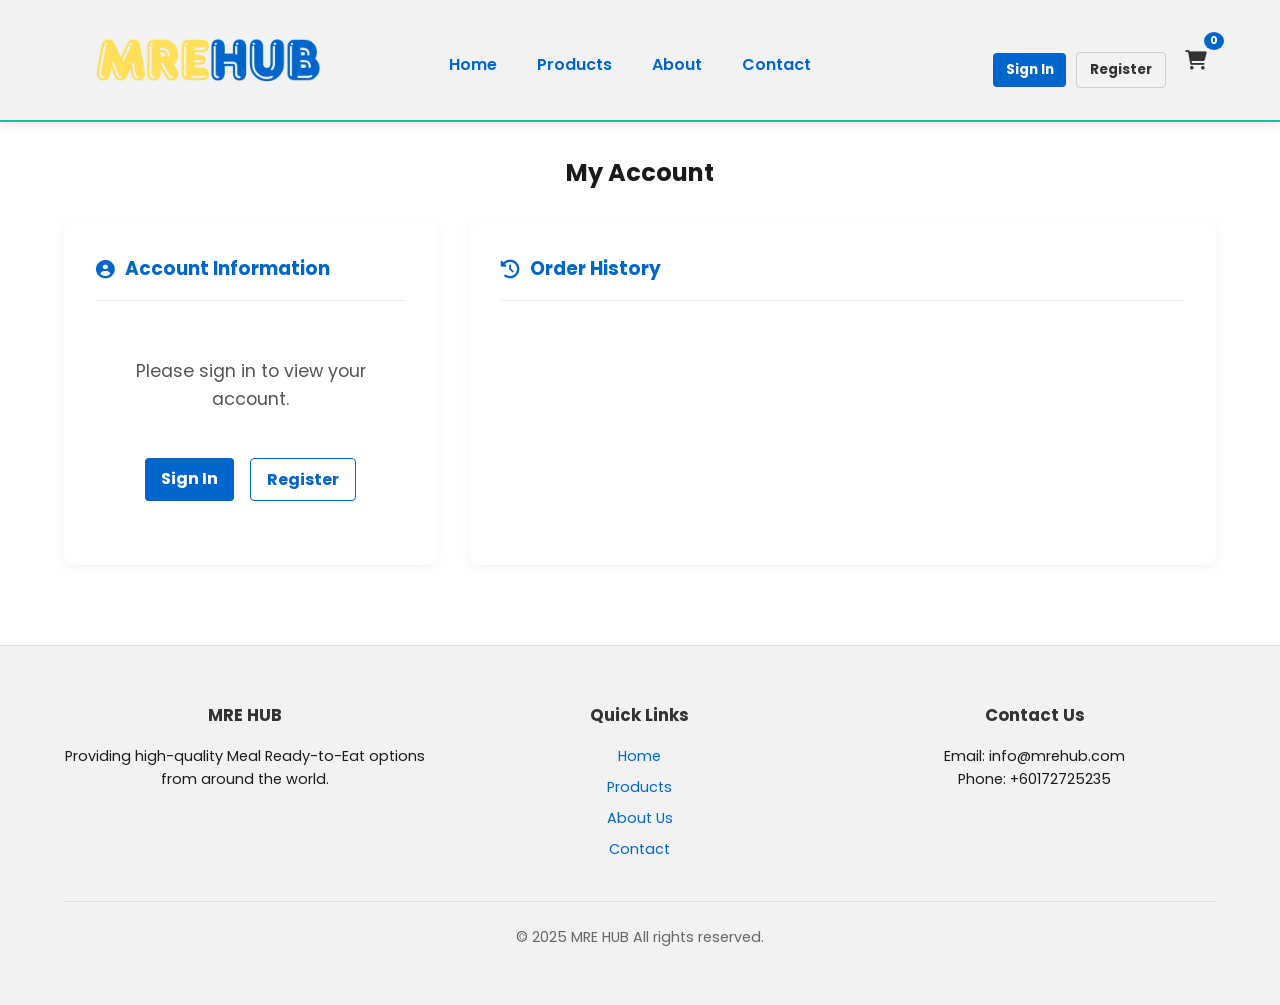
<file: MRE HUB 3.5/MRE HUB 3/account.html>
<!DOCTYPE html>
<html lang="en">
<head>
  <meta charset="UTF-8">
  <meta name="viewport" content="width=device-width, initial-scale=1.0">
  <title>My Account | MRE HUB</title>
  <link rel="stylesheet" href="css/style.css">
  <link href="https://fonts.googleapis.com/css2?family=Poppins:wght@400;600&display=swap" rel="stylesheet">
  <link rel="stylesheet" href="https://cdnjs.cloudflare.com/ajax/libs/font-awesome/6.0.0/css/all.min.css">
</head>
<body>
  <header>
    <div class="container header-container">
      <a href="index.html" class="logo-link">
        <img src="images/MRE HUB Logo (1).png" alt="MRE HUB" class="header-logo">
      </a>
      
      <nav class="header-nav">
        <a href="index.html">Home</a>
        <a href="products.html">Products</a>
        <a href="about.html">About</a>
        <a href="contact.html">Contact</a>
      </nav>

      <div class="auth-links">
        <!-- Auth links will be populated by JavaScript -->
      </div>
    </div>
  </header>
  
  <main class="container">
    <h2 style="text-align: center; margin-bottom: 30px;">My Account</h2>
    
    <div class="account-grid">
      <!-- User Info Section (Left) -->
      <div class="account-info-box">
        <h3><i class="fas fa-user-circle"></i> Account Information</h3>
        <div id="user-info">
          <div class="account-loading">
            <p>Loading account information...</p>
          </div>
        </div>
      </div>
      
      <!-- Order History Section (Right) -->
      <div class="order-history-box">
        <h3><i class="fas fa-history"></i> Order History</h3>
        <div id="order-history">
          <div class="account-loading">
            <p>Loading order history...</p>
          </div>
        </div>
      </div>
    </div>
  </main>

  <footer>
    <div class="container">
      <div class="footer-content">
        <div class="footer-section">
          <h3>MRE HUB</h3>
          <p>Providing high-quality Meal Ready-to-Eat options from around the world.</p>
        </div>
        <div class="footer-section">
          <h3>Quick Links</h3>
          <ul>
            <li><a href="index.html">Home</a></li>
            <li><a href="products.html">Products</a></li>
            <li><a href="about.html">About Us</a></li>
            <li><a href="contact.html">Contact</a></li>
          </ul>
        </div>
        <div class="footer-section">
          <h3>Contact Us</h3>
          <p>Email: info@mrehub.com</p>
          <p>Phone: +60172725235</p>
        </div>
      </div>
      <p class="copyright">&copy; 2025 MRE HUB All rights reserved.</p>
    </div>
  </footer>

  <script src="js/auth.js"></script>
</body>
</html>
</file>
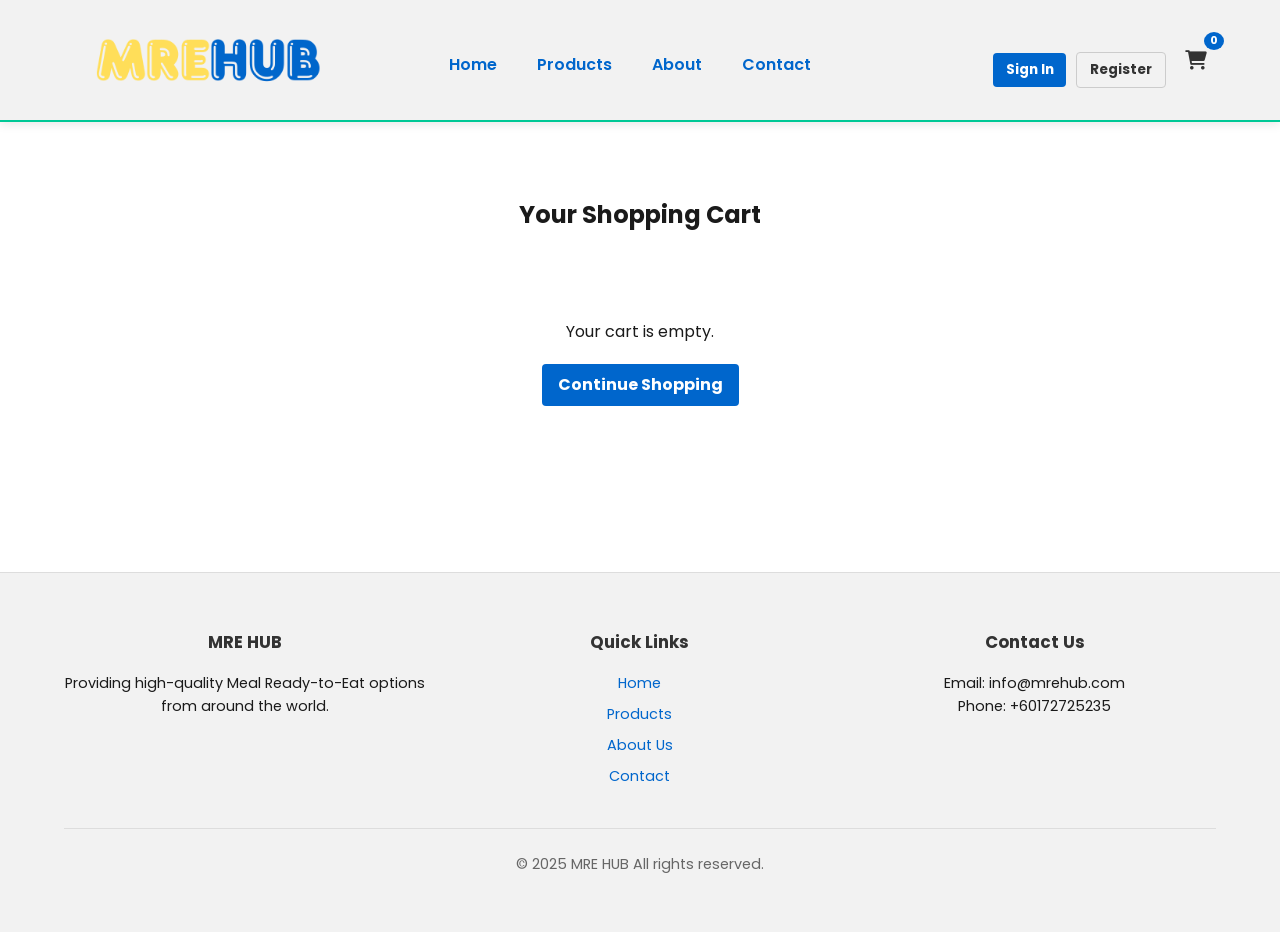
<file: MRE HUB 3.5/MRE HUB 3/cart.html>
<!DOCTYPE html>
<html lang="en">
<head>
  <meta charset="UTF-8" />
  <meta name="viewport" content="width=device-width, initial-scale=1.0"/>
  <title>Your Cart | MRE HUB</title>
  <link rel="stylesheet" href="css/style.css" />
  <link href="https://fonts.googleapis.com/css2?family=Poppins:wght@400;600&display=swap" rel="stylesheet">
  <link rel="stylesheet" href="https://cdnjs.cloudflare.com/ajax/libs/font-awesome/6.0.0/css/all.min.css" />
  <style>
    /* Additional styles to keep footer at bottom */
    body {
      display: flex;
      flex-direction: column;
      min-height: 100vh;
    }
    
    main {
      flex: 1;
    }
    
    .cart-container {
      min-height: 50vh;
      display: flex;
      flex-direction: column;
      justify-content: center;
    }
    
    .empty-cart-message {
      text-align: center;
      padding: 2rem;
      margin: auto;
    }
    
    /* Style for clickable product elements */
    .product-image-link {
      display: block;
      cursor: pointer;
    }
    
    .product-name-link {
      color: #0066cc;
      text-decoration: none;
      transition: color 0.3s ease;
    }
    
    .product-name-link:hover {
      color: #00c896;
      text-decoration: underline;
    }
  </style>
</head>
<body>

  <!-- Header -->
<header>
  <div class="container header-container">
    <a href="index.html" class="logo-link">
      <img src="images/MRE HUB Logo (1).png" alt="MRE HUB" class="header-logo">
    </a>
    
    <nav class="header-nav">
      <a href="index.html">Home</a>
      <a href="products.html">Products</a>
      <a href="about.html">About</a>
      <a href="contact.html">Contact</a>
    </nav>

    <div class="auth-links">
      <a href="signin.html" class="button small">Sign In</a>
      <a href="register.html" class="button small outline">Register</a>
      <a href="cart.html" class="cart-icon">
        <i class="fas fa-shopping-cart"></i>
        <span class="cart-count">0</span>
      </a>
    </div>
  </div>
</header>

  <main>
    <section class="container cart-container">
      <h2 style="text-align: center;">Your Shopping Cart</h2>
      <div id="cart-items" class="product-grid"></div>
      <div id="cart-total" style="text-align:center; margin-top:20px;"></div>
      <div id="checkout-btn" style="text-align:center; margin-top:20px;"></div>
    </section>
  </main>

  <footer>
    <div class="container">
      <div class="footer-content">
        <div class="footer-section">
          <h3>MRE HUB</h3>
          <p>Providing high-quality Meal Ready-to-Eat options from around the world.</p>
        </div>
        <div class="footer-section">
          <h3>Quick Links</h3>
          <ul>
            <li><a href="index.html">Home</a></li>
            <li><a href="products.html">Products</a></li>
            <li><a href="about.html">About Us</a></li>
            <li><a href="contact.html">Contact</a></li>
          </ul>
        </div>
        <div class="footer-section">
          <h3>Contact Us</h3>
          <p>Email: info@mrehub.com</p>
          <p>Phone: +60172725235</p>
        </div>
      </div>
      <p class="copyright">&copy; 2025 MRE HUB All rights reserved.</p>
    </div>
  </footer>

  <!-- Back to Top Button -->
  <a href="#" class="back-to-top"><i class="fas fa-arrow-up"></i></a>

  <script>
    // Show scroll to top button
    const topBtn = document.querySelector('.back-to-top');
    window.onscroll = function () {
      topBtn.style.display = window.scrollY > 200 ? 'block' : 'none';
    };

    // Smooth scroll to top
    topBtn.addEventListener('click', (e) => {
      e.preventDefault();
      window.scrollTo({
        top: 0,
        behavior: 'smooth'
      });
    });
    
    // Function to update cart count in header
    function updateCartCount() {
      const cart = JSON.parse(localStorage.getItem('cart')) || [];
      const totalItems = cart.reduce((sum, item) => sum + item.quantity, 0);
      const cartCount = document.querySelector('.cart-count');
      if (cartCount) cartCount.textContent = totalItems;
    }

  function loadCart() {
    const cartContainer = document.getElementById('cart-items');
    const totalContainer = document.getElementById('cart-total');
    const checkoutBtn = document.getElementById('checkout-btn');
    let cart = JSON.parse(localStorage.getItem('cart')) || [];
    cartContainer.innerHTML = '';
    checkoutBtn.innerHTML = '';
    let totalItems = 0;
    let totalPrice = 0;

    if (cart.length === 0) {
      cartContainer.innerHTML = '<div class="empty-cart-message"><p>Your cart is empty.</p><a href="products.html" class="button">Continue Shopping</a></div>';
      totalContainer.innerHTML = '';
      // Update cart count when cart is empty
      updateCartCount();
      return;
    }

    cart.forEach((item, index) => {
      totalItems += item.quantity;
      totalPrice += item.price * item.quantity;

      cartContainer.innerHTML += `
        <div class="product-card" style="max-width: 320px; margin: 0 auto;">
          <a href="product-detail.html?id=${item.id}" class="product-image-link">
            <img src="${item.image}" alt="${item.name}" style="height: 200px; object-fit: cover;">
          </a>
          <a href="product-detail.html?id=${item.id}" class="product-name-link">
            <h2 style="font-size: 1.rem; margin: 10px 0;">${item.name}</h2>
          </a>
          <p style="margin: 5px 0; color: #000000; font-size: 1rem;"><strong>Quantity:</strong> ${item.quantity}</p>
          <p style="margin: 5px 0; color: #000000; font-size: 1rem;"><strong>Price:</strong> RM ${(item.price * item.quantity).toFixed(2)}</p>
          <div style="display:flex; gap:10px; justify-content:center; margin-top: 15px;">
            <button onclick="decreaseQuantity(${index})" class="button small">-</button>
            <button onclick="increaseQuantity(${index})" class="button small">+</button>
            <button onclick="removeItem(${index})" class="button small outline">Remove All</button>
          </div>
        </div>
      `;
    });

    totalContainer.innerHTML = `
      <h2>Total Items: ${totalItems}</h2>
      <h2>Total Price: RM ${totalPrice.toFixed(2)}</h2>
    `;

    checkoutBtn.innerHTML = `
      <a href="checkout.html" class="button">Proceed to Checkout</a>
    `;

    // Update cart count after loading cart
    updateCartCount();
  }

    function decreaseQuantity(index) {
      let cart = JSON.parse(localStorage.getItem('cart')) || [];
      if (cart[index].quantity > 1) {
        cart[index].quantity -= 1;
      } else {
        cart.splice(index, 1);
      }
      localStorage.setItem('cart', JSON.stringify(cart));
      loadCart();
    }

    function increaseQuantity(index) {
      let cart = JSON.parse(localStorage.getItem('cart')) || [];
      cart[index].quantity += 1;
      localStorage.setItem('cart', JSON.stringify(cart));
      loadCart();
    }

    function removeItem(index) {
      let cart = JSON.parse(localStorage.getItem('cart')) || [];
      cart.splice(index, 1);
      localStorage.setItem('cart', JSON.stringify(cart));
      loadCart();
    }

    // Initialize cart on page load
    loadCart();
    updateCartCount();
  </script>
  <script src="js/auth.js"></script>
</body>
</html>
</file>
<file: css/style.css>
/* Import Google Font */
@import url('https://fonts.googleapis.com/css2?family=Poppins:wght@400;600&display=swap');

/* Reset + Base */
* {
  margin: 0;
  padding: 0;
  box-sizing: border-box;
}
body {
  background-color: #ffffff;
  color: #1a1a1a;
  font-family: 'Poppins', sans-serif;
  line-height: 1.6;
}
a {
  color: #0066cc;
  text-decoration: none;
  transition: color 0.3s ease;
}

/* Container */
.container {
  width: 90%;
  max-width: 1200px;
  margin: auto;
  padding: 2rem 0;
}

/* Header */
header h1 {
  color: #fbc80b;
  font-size: 2rem;
}
header h1 span {
  color: #707070;
}
header nav {
  margin-top: 10px;
}
header nav a {
  margin-right: 20px;
  font-weight: 600;
}
header nav a:hover {
  color: #00c896;
}

.button {
  display: inline-block;
  padding: 12px 24px;
  background-color: #0066cc;
  color: #ffffff;
  border-radius: 5px;
  margin-top: 20px;
  font-weight: bold;
  transition: background 0.3s ease, transform 0.2s ease;
}
.button:hover {
  background-color: #004c99;
  transform: scale(1.05);
}

/* Features Section */
.features {
  background-color: #f9f9f9;
  padding: 4rem 0;
}
.feature-box {
  margin-bottom: 2rem;
}
.feature-box h3 {
  font-size: 1.5rem;
  color: #0066cc;
}
.feature-box p {
  color: #444;
}

/* Animated Features */
.animated-features {
  display: grid;
  grid-template-columns: repeat(auto-fit, minmax(300px, 1fr));
  gap: 2rem;
  margin-top: 3rem;
}

.feature-box {
  background: white;
  border-radius: 12px;
  padding: 2rem;
  box-shadow: 0 5px 15px rgba(0,0,0,0.05);
  transition: all 0.3s ease;
  position: relative;
  overflow: hidden;
  border: 1px solid rgba(0,0,0,0.05);
}

.feature-box:hover {
  transform: translateY(-10px);
  box-shadow: 0 15px 30px rgba(0, 102, 204, 0.15);
  border-color: rgba(0, 200, 150, 0.2);
}

.feature-number {
  position: absolute;
  top: 20px;
  right: 20px;
  font-size: 3rem;
  font-weight: bold;
  color: rgba(0, 200, 150, 0.1);
  line-height: 1;
}

.feature-box h3 {
  font-size: 1.4rem;
  margin-bottom: 1rem;
  color: #0066cc;
  position: relative;
  padding-bottom: 10px;
}

.feature-box h3::after {
  content: '';
  position: absolute;
  bottom: 0;
  left: 0;
  width: 50px;
  height: 3px;
  background: #00c896;
}

.feature-box p {
  color: #555;
  margin-bottom: 1.5rem;
  line-height: 1.6;
}

.feature-countries,
.feature-security,
.feature-delivery {
  display: flex;
  flex-wrap: wrap;
  gap: 10px;
  margin-top: 1.5rem;
}

.feature-countries span,
.feature-security span,
.feature-delivery span {
  background: #f8f9fa;
  padding: 5px 10px;
  border-radius: 20px;
  font-size: 0.85rem;
  display: inline-flex;
  align-items: center;
  gap: 5px;
}

.feature-box:hover .feature-number {
  color: rgba(0, 200, 150, 0.2);
  transform: scale(1.1);
}

.feature-box:hover h3::after {
  width: 70px;
  transition: width 0.5s ease;
}

/* Product Grid */
.product-grid {
  display: grid;
  grid-template-columns: repeat(auto-fit, minmax(250px, 1fr));
  gap: 2rem;
}
.product-card {
  background-color: #ffffff;
  padding: 1rem;
  border-radius: 10px;
  box-shadow: 0 2px 8px rgba(0,0,0,0.05);
  text-align: center;
  transition: transform 0.3s ease, box-shadow 0.3s ease;
}
.product-card:hover {
  transform: translateY(-8px);
  box-shadow: 0 8px 20px rgba(0, 102, 204, 0.2);
}
.product-card img {
  width: 100%;
  height: auto;
  border-radius: 6px;
  transition: transform 0.3s ease;
}
.product-card img:hover {
  transform: scale(1.03);
}
.product-card h3 {
  margin: 1rem 0 0.5rem;
  color: #0066cc;
}
.product-card p {
  font-size: 0.95rem;
  color: #555;
}

/* Form Styling */
form {
  display: flex;
  flex-direction: column;
}
form input, form textarea {
  padding: 10px;
  margin: 10px 0;
  border: 1px solid #ccc;
  border-radius: 4px;
  font-family: inherit;
}
form button {
  width: fit-content;
  padding: 10px 20px;
  background-color: #00c896;
  border: none;
  border-radius: 4px;
  font-weight: bold;
  color: #fff;
  cursor: pointer;
  transition: background 0.3s ease, transform 0.2s ease;
}
form button:hover {
  background-color: #009f77;
  transform: scale(1.05);
}

/* Footer */
footer {
  background-color: #f2f2f2;
  text-align: center;
  padding: 1.5rem 0;
  font-size: 0.9rem;
  border-top: 1px solid #ddd;
}

/* Animations */
@keyframes fadeIn {
  0% {
    opacity: 0;
    transform: translateY(30px);
  }
  100% {
    opacity: 1;
    transform: translateY(0);
  }
}
/* Page Load Transition */
body {
  opacity: 0;
  animation: bodyFade 0.6s ease forwards;
}

@keyframes bodyFade {
  from {
    opacity: 0;
    transform: translateY(10px);
  }
  to {
    opacity: 1;
    transform: translateY(0);
  }
}

/* Back to Top Button */
.back-to-top {
  position: fixed;
  bottom: 30px;
  right: 30px;
  background-color: #0066cc;
  color: #fff;
  padding: 12px 16px;
  border-radius: 50%;
  text-decoration: none;
  font-weight: bold;
  font-size: 18px;
  box-shadow: 0 4px 10px rgba(0,0,0,0.15);
  transition: background 0.3s ease;
  display: none;
  z-index: 999;
}
.back-to-top:hover {
  background-color: #004c99;
}

/* Scroll Reveal Animation */
.scroll-reveal {
  opacity: 0;
  transform: translateY(30px);
  animation: slideUp 0.8s ease forwards;
  animation-delay: 0.2s;
}
@keyframes slideUp {
  to {
    opacity: 1;
    transform: translateY(0);
  }
}

/* Responsive Navigation */
header nav {
  display: flex;
  flex-wrap: wrap;
  justify-content: center;
  gap: 10px;
}

.hero-bg {
  position: relative;
  background-image: url("../images/mreambassador.png");
  background-size: cover;
  background-position: center;
  height: 100vh;
  color: ghostwhite;
  display: flex;
  align-items: center;
  justify-content: center;
  text-align: center;
  z-index: 1;
}

.hero-bg::after {
  content: "";
  position: absolute;
  top: 0; left: 0;
  width: 100%;
  height: 100%;
  background: rgba(0, 0, 0, 0.5); /* black overlay 50% */
  z-index: 0;
}

.hero-bg .container {
  position: relative;
  z-index: 2;
  padding: 0 20px;
}

.button.small {
  font-size: 0.85rem;
  padding: 6px 12px;
}

.button.small.outline {
  background-color: transparent;
  color: #333;
  border: 1px solid #ccc;
}

.button.small:hover,
.button.small.outline:hover {
  background-color: #333;
  color: white;
  border-color: #333;
}

.form-box {
  max-width: 400px;
  margin: auto;
  display: flex;
  flex-direction: column;
  gap: 10px;
  background: #fff;
  padding: 20px;
  border-radius: 10px;
  box-shadow: 0 5px 10px rgba(0,0,0,0.1);
}

input[type="text"],
input[type="email"],
input[type="password"] {
  padding: 10px;
  border: 1px solid #ccc;
  border-radius: 6px;
}

form input, form button {
  font-family: 'Poppins', sans-serif;
  padding: 12px 15px;
  font-size: 16px;
  border: 1px solid #ddd;
  border-radius: 8px;
  width: 100%;
}

form input:focus {
  border-color: #0077cc;
  outline: none;
}

form button {
  background-color: #0077cc;
  color: white;
  cursor: pointer;
  font-weight: 600;
  transition: background-color 0.3s;
}

form button:hover {
  background-color: #005fa3;
}

/* ✅ Top Pop-up notification styling */
.popup-notification {
  position: absolute;
  top: 50%;
  right: 30px;
  transform: translateY(-50%) translateX(20px);
  background-color: #28a745;
  color: white;
  padding: 8px 16px;
  border-radius: 4px;
  box-shadow: 0 2px 8px rgba(0,0,0,0.15);
  opacity: 0;
  visibility: hidden;
  transition: all 0.4s ease;
  z-index: 1000;
  font-size: 14px;
  max-width: 300px;
  text-align: center;
  display: flex;
  align-items: center;
  gap: 8px;
}

.popup-notification.show {
  opacity: 1;
  visibility: visible;
  transform: translateY(-50%) translateX(0);
}

.checkout-list {
  display: flex;
  flex-direction: column;
  gap: 20px;
  margin-top: 20px;
}

.checkout-list .product-card {
  display: flex;
  align-items: center;
  gap: 20px;
  border: 1px solid #ddd;
  padding: 15px;
  border-radius: 8px;
  background-color: #fff;
}

.checkout-list .product-card img {
  width: 100px;
  height: auto;
  border-radius: 4px;
}

.checkout-list .product-card h4 {
  margin: 0;
  font-size: 18px;
}

.checkout-list .product-card p {
  margin: 4px 0;
  font-size: 14px;
}

.product-price {
  font-weight: bold;
  color: #000000;
  font-size: 1rem;
}

/* Contact Page Styles */
.contact-hero {
    background: linear-gradient(rgba(0, 0, 0, 0.5), rgba(0, 0, 0, 0.5)), url('assets/images/hero-bg.jpg');
    background-size: cover;
    background-position: center;
    background-attachment: fixed;
    color: white;
    padding: 8rem 0;
    text-align: center;
    position: relative;
    overflow: hidden;
}

.contact-hero .container {
    position: relative;
    z-index: 1;
    animation: fadeIn 1s ease-out;
}

.contact-hero h1 {
    font-size: 2.5rem;
    margin-bottom: 1rem;
    font-weight: 700;
    text-shadow: 0 2px 4px rgba(0,0,0,0.3);
}

.contact-hero p {
    font-size: 1.25rem;
    margin-bottom: 2rem;
    max-width: 600px;
    margin-left: auto;
    margin-right: auto;
    text-shadow: 0 1px 2px rgba(0,0,0,0.3);
}

.contact-content {
    padding: 4rem 0;
}

.contact-grid {
    display: grid;
    grid-template-columns: 1fr 1fr;
    gap: 3rem;
    margin-bottom: 4rem;
}

.contact-info h2 {
    font-size: 2rem;
    margin-bottom: 1.5rem;
    color: var(--primary-dark);
}

.info-item {
    display: flex;
    gap: 1.5rem;
    margin-bottom: 2rem;
}

.info-icon {
    width: 50px;
    height: 50px;
    background-color: var(--primary-light);
    border-radius: 50%;
    display: flex;
    align-items: center;
    justify-content: center;
    color: white;
    font-size: 1.25rem;
    flex-shrink: 0;
}

.info-text h3 {
    margin-bottom: 0.5rem;
    color: var(--primary-dark);
}

.contact-form {
    background-color: white;
    padding: 2rem;
    border-radius: var(--radius);
    box-shadow: var(--shadow);
}

.contact-form h2 {
    font-size: 2rem;
    margin-bottom: 1.5rem;
    color: var(--primary-dark);
}

.map-container {
    height: 400px;
    border-radius: var(--radius);
    overflow: hidden;
    box-shadow: var(--shadow);
}

.map-container iframe {
    width: 100%;
    height: 100%;
    border: none;
}

.faq {
    padding: 4rem 0;
    background-color: var(--bg-light);
}

.faq h2 {
    text-align: center;
    font-size: 2rem;
    margin-bottom: 2rem;
    color: var(--primary-dark);
}

.faq-grid {
    display: grid;
    grid-template-columns: 1fr;
    gap: 1rem;
}

.faq-item {
    background-color: white;
    border-radius: var(--radius);
    overflow: hidden;
    box-shadow: var(--shadow);
}

.faq-question {
    width: 100%;
    padding: 1.5rem;
    text-align: left;
    background-color: white;
    border: none;
    font-size: 1rem;
    font-weight: 600;
    display: flex;
    justify-content: space-between;
    align-items: center;
    cursor: pointer;
    transition: all 0.3s ease;
}

.faq-question:hover {
    background-color: var(--bg-light);
}

.faq-question i {
    transition: transform 0.3s ease;
}

.faq-question.active i {
    transform: rotate(180deg);
}

.faq-answer {
    padding: 0 1.5rem;
    max-height: 0;
    overflow: hidden;
    transition: all 0.3s ease;
}

.faq-answer p {
    padding-bottom: 1.5rem;
}

/* Product Detail Page Styles */
.product-detail-container {
  margin: 2rem 0;
}

.product-detail-grid {
  display: grid;
  grid-template-columns: 1fr 1fr;
  gap: 3rem;
  margin-bottom: 4rem;
}

.product-image {
  position: relative;
  background: #f9f9f9;
  border-radius: 12px;
  overflow: hidden;
  height: 400px;
  display: flex;
  align-items: center;
  justify-content: center;
  box-shadow: 0 4px 20px rgba(0,0,0,0.1);
}

.product-image img {
  max-width: 100%;
  max-height: 100%;
  object-fit: contain;
  transition: transform 0.3s ease;
}

.product-image:hover img {
  transform: scale(1.03);
}

.product-badge {
  position: absolute;
  top: 15px;
  right: 15px;
  background-color: #ffc107;
  color: #333;
  padding: 5px 10px;
  border-radius: 20px;
  font-weight: bold;
  display: flex;
  align-items: center;
  gap: 5px;
}

.product-info h1 {
  font-size: 2.2rem;
  color: #333;
  margin-bottom: 1rem;
}

.product-meta {
  display: flex;
  gap: 20px;
  margin-bottom: 1.5rem;
  align-items: center;
}

.price {
  font-size: 1.8rem;
  font-weight: bold;
  color: #0066cc;
}

.calories, .weight {
  display: flex;
  align-items: center;
  gap: 5px;
  color: #666;
}

.description {
  margin-bottom: 2rem;
  color: #555;
  line-height: 1.7;
}

.includes h3 {
  margin-bottom: 1rem;
  font-size: 1.2rem;
}

.includes ul {
  list-style: none;
  margin-bottom: 2rem;
}

.includes li {
  margin-bottom: 8px;
  display: flex;
  align-items: center;
  gap: 8px;
}

.includes li i {
  color: #00c896;
}

.add-to-cart {
  background-color: #0066cc;
  color: white;
  border: none;
  padding: 12px 24px;
  border-radius: 6px;
  font-size: 1.1rem;
  font-weight: 600;
  cursor: pointer;
  transition: all 0.3s ease;
  display: flex;
  align-items: center;
  gap: 10px;
  margin-bottom: 2rem;
}

.add-to-cart:hover {
  background-color: #004c99;
  transform: translateY(-2px);
  box-shadow: 0 4px 12px rgba(0, 102, 204, 0.3);
}

.add-to-cart.small {
  padding: 8px 16px;
  font-size: 0.9rem;
  margin: 0 auto;
}

.product-features {
  display: grid;
  grid-template-columns: repeat(3, 1fr);
  gap: 15px;
  border-top: 1px solid #eee;
  padding-top: 1.5rem;
}

.feature {
  display: flex;
  flex-direction: column;
  align-items: center;
  text-align: center;
  gap: 8px;
  color: #555;
}

.feature i {
  font-size: 1.5rem;
  color: #00c896;
}

/* Related Products */
.related-products {
  margin-top: 4rem;
  padding-top: 3rem;
  border-top: 1px solid #eee;
}

.related-products h2 {
  text-align: center;
  margin-bottom: 2rem;
  font-size: 1.8rem;
  color: #333;
}

.rating {
  color: #ffc107;
  margin: 8px 0;
}

/* Footer */
.footer-content {
  display: grid;
  grid-template-columns: repeat(auto-fit, minmax(250px, 1fr));
  gap: 2rem;
  margin-bottom: 2rem;
}

.footer-section h3 {
  margin-bottom: 1rem;
  color: #333;
}

.footer-section ul {
  list-style: none;
}

.footer-section ul li {
  margin-bottom: 8px;
}

.footer-section ul li a:hover {
  color: #00c896;
}

.copyright {
  text-align: center;
  padding-top: 1.5rem;
  border-top: 1px solid #ddd;
  color: #666;
}

/* Cart Icon Animation */
.cart-icon.animate {
  animation: bounce 0.5s;
}

@keyframes bounce {
  0%, 100% { transform: translateY(0); }
  50% { transform: translateY(-5px); }
}

/* Flip Product Cards */
.page-title {
  text-align: center;
  margin-bottom: 2rem;
  color: #333;
  font-size: 2.2rem;
}

.flip-product-grid {
  display: grid;
  grid-template-columns: repeat(auto-fill, minmax(280px, 1fr));
  gap: 2rem;
  padding: 1rem;
}

.flip-card {
  background-color: transparent;
  perspective: 1000px;
  height: 350px;
}

.flip-card-inner {
  position: relative;
  width: 100%;
  height: 100%;
  transition: transform 0.6s;
  transform-style: preserve-3d;
  box-shadow: 0 4px 15px rgba(0,0,0,0.1);
  border-radius: 10px;
}

.flip-card:hover .flip-card-inner {
  transform: rotateY(180deg);
}

.flip-card-front, .flip-card-back {
  position: absolute;
  width: 100%;
  height: 100%;
  backface-visibility: hidden;
  border-radius: 10px;
  overflow: hidden;
}

.flip-card-front {
  background-color: #f9f9f9;
  display: flex;
  align-items: center;
  justify-content: center;
}

.flip-card-front img {
  width: auto;
  height: auto;
  max-width: 90%;
  max-height: 90%;
  object-fit: contain;
}

.flip-card-back {
  background-color: white;
  padding: 20px;
  transform: rotateY(180deg);
  display: flex;
  flex-direction: column;
  justify-content: center;
  text-align: center;
}

.flip-card-back h3 {
  margin-bottom: 10px;
  color: #333;
  font-size: 1.2rem;
}

.flip-card-back .price {
  font-size: 1.4rem;
  font-weight: bold;
  color: #0066cc;
  margin-bottom: 10px;
}

.flip-card-back .rating {
  color: #ffc107;
  margin-bottom: 10px;
}

.flip-card-back .calories {
  color: #666;
  margin-bottom: 15px;
  display: flex;
  align-items: center;
  justify-content: center;
  gap: 5px;
}

.flip-card-back .add-to-cart {
  background-color: #0066cc;
  color: white;
  border: none;
  padding: 10px 20px;
  border-radius: 5px;
  font-size: 1rem;
  cursor: pointer;
  transition: all 0.3s ease;
  display: flex;
  align-items: center;
  justify-content: center;
  gap: 8px;
  margin-bottom: 15px;
  width: 100%;
}

.flip-card-back .add-to-cart:hover {
  background-color: #004c99;
}

.flip-card-back .view-details {
  color: #0066cc;
  text-decoration: none;
  font-size: 0.9rem;
  transition: color 0.3s ease;
}

.flip-card-back .view-details:hover {
  color: #00c896;
  text-decoration: underline;
}

.checkout-total {
  font-weight: bold;
  font-size: 1.2rem;
  padding: 1rem;
  text-align: right;
  border-top: 2px solid #00c896;
}

/* Checkout Page Styles */
.checkout-container {
  padding: 2rem 0;
}

.checkout-grid {
  display: grid;
  grid-template-columns: 1.5fr 1fr;
  gap: 2rem;
}

.checkout-form-section {
  background: white;
  padding: 1.5rem;
  border-radius: 10px;
  box-shadow: 0 2px 10px rgba(0,0,0,0.05);
}

.form-section {
  margin-bottom: 2rem;
  padding-bottom: 1.5rem;
  border-bottom: 1px solid #eee;
}

.form-section:last-child {
  border-bottom: none;
  margin-bottom: 0;
  padding-bottom: 0;
}

.form-section h3 {
  color: #0066cc;
  margin-bottom: 1.5rem;
  display: flex;
  align-items: center;
  gap: 10px;
}

.form-section h3 i {
  color: #00c896;
}

.form-group {
  margin-bottom: 1rem;
}

.form-group label {
  display: block;
  margin-bottom: 0.5rem;
  font-weight: 500;
  color: #555;
}

.form-group input,
.form-group textarea,
.form-group select {
  width: 100%;
  padding: 10px 12px;
  border: 1px solid #ddd;
  border-radius: 6px;
  font-family: 'Poppins', sans-serif;
  font-size: 15px;
  transition: all 0.3s;
}

.form-group input:focus,
.form-group textarea:focus,
.form-group select:focus {
  border-color: #0066cc;
  outline: none;
  box-shadow: 0 0 0 3px rgba(0, 102, 204, 0.1);
}

.form-group textarea {
  min-height: 100px;
  resize: vertical;
}

.form-row {
  display: grid;
  grid-template-columns: 1fr 1fr;
  gap: 1rem;
}

/* Shipping Options */
.shipping-options {
  display: flex;
  flex-direction: column;
  gap: 10px;
}

.shipping-option {
  display: flex;
  align-items: center;
  padding: 12px 15px;
  border: 1px solid #ddd;
  border-radius: 6px;
  cursor: pointer;
  transition: all 0.3s;
}

.shipping-option:hover {
  border-color: #0066cc;
}

.shipping-option input {
  margin-right: 15px;
}

.option-content {
  flex: 1;
  display: flex;
  justify-content: space-between;
  align-items: center;
}

.option-title {
  font-weight: 500;
}

.option-details {
  color: #666;
  font-size: 0.9rem;
}

.option-price {
  font-weight: bold;
  color: #0066cc;
}

/* Payment Methods */
.payment-tabs {
  display: flex;
  border-bottom: 1px solid #ddd;
  margin-bottom: 1rem;
}

.payment-tab {
  padding: 10px 15px;
  background: none;
  border: none;
  border-bottom: 3px solid transparent;
  font-family: 'Poppins', sans-serif;
  font-weight: 500;
  cursor: pointer;
  color: #666;
  transition: all 0.3s;
}

.payment-tab.active {
  color: #0066cc;
  border-bottom-color: #0066cc;
}

.payment-content {
  display: none;
}

.payment-content.active {
  display: block;
}

.bank-option img {
  height: 30px;
  object-fit: contain;
}

.ewallet-option img {
  height: 30px;
  object-fit: contain;
}

/* COD Notice */
.cod-notice {
  display: flex;
  align-items: center;
  gap: 15px;
  padding: 15px;
  background-color: #f9f9f9;
  border-radius: 6px;
}

.cod-notice i {
  font-size: 1.5rem;
  color: #00c896;
}

.cod-notice p {
  margin: 0;
  color: #555;
}

/* Order Summary */
.order-summary {
  background: white;
  padding: 1.5rem;
  border-radius: 10px;
  box-shadow: 0 2px 10px rgba(0,0,0,0.05);
  position: sticky;
  top: 20px;
}

.order-summary h3 {
  color: #0066cc;
  margin-bottom: 1.5rem;
  display: flex;
  align-items: center;
  gap: 10px;
}

.order-summary h3 i {
  color: #00c896;
}

.checkout-item:not(:last-child) {
  border-bottom: 1px solid #f5f5f5;
}

.checkout-item img {
  width: 60px;
  height: 60px;
  object-fit: cover;
  border-radius: 6px;
}

.item-details {
  flex: 1;
}

.item-details h4 {
  margin: 0;
  font-size: 0.95rem;
  color: #333;
}

.item-details p {
  margin: 5px 0 0;
  font-size: 0.85rem;
  color: #666;
}

.item-total {
  font-weight: 500;
}

.summary-row {
  display: flex;
  justify-content: space-between;
  margin-bottom: 10px;
  padding: 5px 0;
}

.summary-row.total {
  font-weight: bold;
  font-size: 1.1rem;
  border-top: 1px solid #eee;
  padding-top: 15px;
  margin-top: 10px;
}

.terms-agreement {
  margin: 1.5rem 0;
  font-size: 0.85rem;
}

.terms-agreement label {
  display: flex;
  align-items: center;
  gap: 8px;
  cursor: pointer;
}

.terms-agreement a {
  color: #0066cc;
  text-decoration: underline;
}

/* Expiration date styling */
.product-meta .expires,
.product-card .expires {
  display: block;
  margin: 5px 0;
  font-size: 0.9em;
  color: #6c757d;
}

.product-meta .expires i,
.flip-card-back .expires i {
  margin-right: 5px;
  color: #dc3545;
}

.flip-card-back .expires {
  margin: 5px 0;
  font-size: 0.85em;
}

.product-card .expires {
  font-size: 0.8em;
  margin-top: 5px;
  color: #6c757d;
}

.header-logo:hover {
  transform: scale(1.05);
  opacity: 0.9;
}

.logo-link {
  display: inline-block;
  padding: 5px 0;
  transition: transform 0.3s ease;
}

.logo-link:hover {
  transform: scale(1.05);
}

/* Testimonials Section */
.testimonials {
  margin: 4rem auto;
  text-align: center;
}

.testimonials h2 {
  font-size: 2rem;
  margin-bottom: 2.5rem;
  color: #333;
}

.testimonial-grid {
  display: grid;
  grid-template-columns: repeat(auto-fit, minmax(300px, 1fr));
  gap: 2rem;
}

.testimonial-card {
  background: white;
  border-radius: 10px;
  padding: 1.5rem;
  box-shadow: 0 5px 15px rgba(0,0,0,0.05);
  transition: transform 0.3s ease;
  display: flex;
  flex-direction: column;
  align-items: center;
}

.testimonial-card:hover {
  transform: translateY(-5px);
}

.customer-avatar {
  width: 80px;
  height: 80px;
  border-radius: 50%;
  object-fit: cover;
  border: 3px solid #00c896;
  margin-bottom: 1rem;
}

.testimonial-content {
  text-align: center;
  width: 100%;
}

.testimonial-text {
  font-style: italic;
  color: #555;
  margin-bottom: 1.5rem;
  line-height: 1.5;
}

.customer-info {
  margin-top: auto;
}

.customer-name {
  font-weight: 600;
  color: #333;
  margin: 0.5rem 0 0 0;
}

.customer-location {
  color: #777;
  font-size: 0.9rem;
  margin: 0.2rem 0 0 0;
}

/* Advantages Section */
.advantages {
  background-color: #f9f9f9;
  padding: 4rem 0;
}

.section-title {
  text-align: center;
  font-size: 2rem;
  margin-bottom: 3rem;
  color: #333;
  position: relative;
}

.section-title::after {
  content: '';
  display: block;
  width: 80px;
  height: 4px;
  background: #00c896;
  margin: 1rem auto 0;
}

.advantages-grid {
  display: grid;
  grid-template-columns: repeat(auto-fit, minmax(300px, 1fr));
  gap: 2rem;
}

.advantage-card {
  background: white;
  border-radius: 10px;
  padding: 2rem;
  text-align: center;
  transition: all 0.3s ease;
  box-shadow: 0 5px 15px rgba(0,0,0,0.05);
}

.advantage-card:hover {
  transform: translateY(-10px);
  box-shadow: 0 15px 30px rgba(0, 200, 150, 0.1);
}

.advantage-icon {
  width: 80px;
  height: 80px;
  background: linear-gradient(135deg, #00c896, #0066cc);
  border-radius: 50%;
  display: flex;
  align-items: center;
  justify-content: center;
  margin: 0 auto 1.5rem;
  color: white;
  font-size: 1.8rem;
}

.advantage-card h3 {
  color: #0066cc;
  margin-bottom: 1rem;
  font-size: 1.3rem;
}

.advantage-card p {
  color: #555;
  line-height: 1.6;
}

/* Header Container */
.header-container {
  display: flex;
  justify-content: space-between;
  align-items: center;
  height: 120px;
  padding: 0 20px;
}

.logo-link {
  margin-right: auto;
  display: flex;
  align-items: center;
}

.header-logo {
  height: 300px;
  width: auto;
  transition: all 0.3s ease;
}

.header-nav {
  position: absolute;
  left: 50%;
  transform: translateX(-50%);
  display: flex;
  gap: 20px;
  align-items: center;
}

.auth-links {
  display: flex;
  gap: 10px;
  align-items: center;
  margin-left: auto;
}

/* Header Styles */
header {
  position: sticky;
  top: 0;
  z-index: 1000;
  width: 100%;
  background-color: #f2f2f2;
  border-bottom: 2px solid #00c896;
  box-shadow: 0 2px 10px rgba(0,0,0,0.1);
  transition: all 0.3s ease;
}

.header-nav a {
  position: relative;
  font-weight: 600;
  color: #0066cc;
  padding: 0.5rem 0;
  transition: color 0.3s ease;
}

.header-nav a:after {
  content: '';
  position: absolute;
  bottom: 0;
  left: 0;
  width: 0;
  height: 2px;
  background-color: #00c896;
  transition: width 0.3s ease;
}

.header-nav a:hover:after,
.header-nav a.active:after {
  width: 100%;
}

.header-nav a:hover {
  color: #00c896;
}

/* Cart Icon Styles */
.cart-icon {
  position: relative;
  color: #333;
  font-size: 1.2rem;
  display: flex;
  align-items: center;
  justify-content: center;
  width: 40px;
  height: 40px;
  border-radius: 50%;
  transition: all 0.3s ease;
}

.cart-icon:hover {
  background: rgba(0, 0, 0, 0.05);
  color: #0066cc;
}

.cart-count {
  position: absolute;
  top: -5px;
  right: -5px;
  background-color: #ff4757;
  color: white;
  font-size: 0.7rem;
  font-weight: bold;
  padding: 2px 6px;
  border-radius: 50%;
  min-width: 20px;
  text-align: center;
}

.order-section {
  background: #f9f9f9;
  padding: 20px;
  border-radius: 8px;
  margin-bottom: 20px;
  box-shadow: 0 2px 5px rgba(0,0,0,0.05);
}

.checkout-item {
  display: flex;
  align-items: center;
  gap: 20px;
  padding: 15px;
  background: white;
  border-radius: 8px;
  box-shadow: 0 2px 5px rgba(0,0,0,0.05);
}

.checkout-item img {
  width: 80px;
  height: 80px;
  object-fit: cover;
  border-radius: 4px;
}

.order-totals {
  text-align: right;
  font-size: 1.2rem;
  margin-top: 30px;
  padding-top: 15px;
  border-top: 1px solid #eee;
}

.order-totals .total {
  font-weight: bold;
  font-size: 1.3rem;
  color: #0066cc;
}

.products-header {
  margin-top: 30px;
  color: #333;
  padding-bottom: 10px;
  border-bottom: 1px solid #eee;
}

.alert {
  padding: 15px;
  background: #fff3cd;
  border-radius: 4px;
  margin-bottom: 20px;
  text-align: center;
}

.alert-warning {
  background: #fff3cd;
  color: #856404;
}

/* Account Page Styles */
.account-grid {
  display: grid;
  grid-template-columns: 1fr 2fr;
  gap: 2rem;
  margin-bottom: 3rem;
}

.account-info-box,
.order-history-box {
  background: white;
  padding: 2rem;
  border-radius: 10px;
  box-shadow: 0 2px 10px rgba(0,0,0,0.05);
}

.account-info-box h3,
.order-history-box h3 {
  color: #0066cc;
  margin-bottom: 1.5rem;
  padding-bottom: 1rem;
  border-bottom: 1px solid #eee;
  display: flex;
  align-items: center;
  gap: 10px;
}

.account-actions {
  display: flex;
  gap: 10px;
  margin-top: 2rem;
}

/* Order History Styles */
.order-item {
  margin-bottom: 1.5rem;
  padding-bottom: 1.5rem;
  border-bottom: 1px solid #eee;
}

.order-item:last-child {
  margin-bottom: 0;
  padding-bottom: 0;
  border-bottom: none;
}

.order-header {
  display: flex;
  justify-content: space-between;
  align-items: center;
  margin-bottom: 0.5rem;
}

.order-header h4 {
  margin: 0;
  color: #333;
}

.order-status {
  padding: 4px 8px;
  border-radius: 4px;
  font-size: 0.8rem;
  font-weight: 600;
}

.order-status.processing {
  background-color: #fff3cd;
  color: #856404;
}

.order-status.shipped {
  background-color: #d4edda;
  color: #155724;
}

.order-status.delivered {
  background-color: #d1ecf1;
  color: #0c5460;
}

.order-meta {
  display: flex;
  gap: 1rem;
  margin-bottom: 1rem;
  font-size: 0.9rem;
  color: #666;
  flex-wrap: wrap;
}

.order-meta span {
  display: flex;
  align-items: center;
  gap: 5px;
}

.order-items {
  margin-top: 1rem;
  padding: 1rem;
  background: #f9f9f9;
  border-radius: 6px;
}

.order-items p {
  margin: 0 0 0.5rem 0;
  font-weight: 500;
}

.order-items ul {
  margin: 0;
  padding-left: 1rem;
}

.order-items li {
  margin-bottom: 0.3rem;
  font-size: 0.9rem;
}

.order-actions {
  display: flex;
  gap: 10px;
  margin-top: 1rem;
}

.no-orders {
  text-align: center;
  padding: 2rem;
  color: #666;
}

.no-orders a {
  color: #0066cc;
  text-decoration: none;
}

.no-orders a:hover {
  text-decoration: underline;
}

/* Cart Page Specific Styles */
#cart-items .product-card {
  width: 100%;
  max-width: 300px;
  margin: 0 auto;
  padding: 1.5rem;
  border-radius: 10px;
  box-shadow: 0 2px 8px rgba(0,0,0,0.1);
  transition: all 0.3s ease;
}

#cart-items .product-card img {
  width: 100%;
  height: 200px;
  object-fit: contain;
  border-radius: 6px;
  margin-bottom: 1rem;
}

#cart-items .product-card h3 {
  font-size: 1.2rem;
  margin-bottom: 0.5rem;
  color: #0066cc;
}

#cart-items .product-card p {
  font-size: 0.9rem;
  color: #555;
  margin-bottom: 0.5rem;
}

#cart-items .product-card .button-group {
  display: flex;
  gap: 10px;
  justify-content: center;
  margin-top: 1rem;
  flex-wrap: wrap;
}

#cart-items {
  display: flex;
  flex-wrap: wrap; 
  gap: 20px;
  padding: 20px 0;
}

#cart-items .product-card {
  flex: 0 0 calc(33.33% - 20px); 
}

/* Payment Options Styling */
.bank-list, .ewallet-options {
  display: flex;
  flex-direction: column;
  gap: 10px;
}

.bank-option, .ewallet-option {
  display: flex;
  align-items: center;
  padding: 12px;
  border: 1px solid #ddd;
  border-radius: 6px;
  cursor: pointer;
  transition: all 0.3s;
}

.bank-option:hover, .ewallet-option:hover {
  border-color: #0066cc;
  background-color: #f5f9ff;
}

.bank-option input, .ewallet-option input {
  margin-right: 10px;
}

.bank-option span, .ewallet-option span {
  font-weight: 500;
}

/* ========================================================
   RESPONSIVE DESIGN / MEDIA QUERIES
   ======================================================== */

@media (max-width: 992px) {
  header nav a {
    margin-right: 15px;
  }
}

@media (max-width: 900px) {
  #cart-items .product-card {
    flex: 0 0 calc(50% - 20px);
  }
}

/* Add this near the top of your header styles (Desktop view) */
.hamburger {
  display: none; /* Hidden on desktop */
  background: none;
  border: none;
  font-size: 1.8rem;
  color: #0066cc;
  cursor: pointer;
  padding: 5px;
}

/* --- MOBILE HAMBURGER MENU --- */
@media (max-width: 768px) {
  .header-container {
    display: flex;
    flex-wrap: wrap;
    justify-content: space-between;
    align-items: center;
    padding: 10px 20px;
    height: auto;
  }

  .header-logo {
    height: 100px;
  }
  
  .logo-link {
    order: 1;
  }

  .hamburger {
    display: block;
    order: 2;
    margin-left: auto;
  }

  /* Hide Navigation and Auth Links by default */
  .header-nav, 
  .auth-links {
    display: none; 
    width: 100%;
    flex-direction: column;
    align-items: center;
    order: 5;
    /* Reset desktop absolute positioning */
    position: static;
    transform: none;
    left: auto;
  }

  /* Show when toggled via JavaScript */
  .header-nav.active, 
  .auth-links.active {
    display: flex;
  }

  .header-nav.active {
    padding-top: 15px;
    gap: 0;
    border-top: 1px solid #ddd;
    margin-top: 10px;
  }

  .auth-links.active {
    padding-bottom: 15px;
    gap: 10px;
    border-top: 1px solid #eee;
    padding-top: 15px;
  }

  .header-nav a {
    width: 100%;
    text-align: center;
    padding: 12px 0;
    margin: 0;
    border-bottom: 1px solid #eee;
    font-size: 1rem;
  }

  .header-nav a:last-child {
    border-bottom: none;
  }

  .auth-links .button {
    width: 80%;
    text-align: center;
    margin-top: 0;
  }

  .auth-links .cart-icon {
    margin: 5px auto 0;
  }
}

@media (max-width: 600px) {
  .button.small {
    padding: 6px 10px;
    font-size: 0.8rem;
  }
}

@media (max-width: 576px) {
  header h1 {
    font-size: 1.3rem;
  }
  
  .auth-links {
    gap: 8px;
  }
  
  .button.small {
    padding: 4px 8px;
    font-size: 0.8rem;
  }
}

@media (max-width: 480px) {
  .flip-product-grid {
    grid-template-columns: 1fr;
  }

  .header-logo {
    height: 80px;
  }
  
  .checkout-item {
    flex-direction: column;
    text-align: center;
  }
  
  .product-image {
    height: 250px;
  }
}
</file>
<file: MRE HUB 3.5/MRE HUB 3/css/style.css>
/* Import Google Font */
@import url('https://fonts.googleapis.com/css2?family=Poppins:wght@400;600&display=swap');

/* Reset + Base */
* {
  margin: 0;
  padding: 0;
  box-sizing: border-box;
}
body {
  background-color: #ffffff;
  color: #1a1a1a;
  font-family: 'Poppins', sans-serif;
  line-height: 1.6;
}
a {
  color: #0066cc;
  text-decoration: none;
  transition: color 0.3s ease;
}

/* Container */
.container {
  width: 90%;
  max-width: 1200px;
  margin: auto;
  padding: 2rem 0;
}

/* Header */
header {
  background-color: #f2f2f2;
  border-bottom: 2px solid #00c896;
}
header h1 {
  color: #fbc80b;
  font-size: 2rem;
}
header h1 span {
  color: #707070;
}
header nav {
  margin-top: 10px;
}
header nav a {
  margin-right: 20px;
  font-weight: 600;
}
header nav a:hover {
  color: #00c896;
}

/* Hero Section */
.hero {
  background: linear-gradient(145deg, #ffffff, #f9f9f9);
  padding: 4rem 0;
  text-align: center;
  animation: fadeIn 1s ease-in-out;
}
.hero h2 {
  font-size: 2.5rem;
  margin-bottom: 1rem;
}
.hero p {
  font-size: 1.2rem;
  margin-bottom: 2rem;
}
.button {
  display: inline-block;
  padding: 12px 24px;
  background-color: #0066cc;
  color: #ffffff;
  border-radius: 5px;
  margin-top: 20px;
  font-weight: bold;
  transition: background 0.3s ease, transform 0.2s ease;
}
.button:hover {
  background-color: #004c99;
  transform: scale(1.05);
}

/* Features Section */
.features {
  background-color: #f9f9f9;
  padding: 4rem 0;
}
.feature-box {
  margin-bottom: 2rem;
}
.feature-box h3 {
  font-size: 1.5rem;
  color: #0066cc;
}
.feature-box p {
  color: #444;
}

/* Animated Features */
.animated-features {
  display: grid;
  grid-template-columns: repeat(auto-fit, minmax(300px, 1fr));
  gap: 2rem;
  margin-top: 3rem;
}

.feature-box {
  background: white;
  border-radius: 12px;
  padding: 2rem;
  box-shadow: 0 5px 15px rgba(0,0,0,0.05);
  transition: all 0.3s ease;
  position: relative;
  overflow: hidden;
  border: 1px solid rgba(0,0,0,0.05);
}

.feature-box:hover {
  transform: translateY(-10px);
  box-shadow: 0 15px 30px rgba(0, 102, 204, 0.15);
  border-color: rgba(0, 200, 150, 0.2);
}

.feature-number {
  position: absolute;
  top: 20px;
  right: 20px;
  font-size: 3rem;
  font-weight: bold;
  color: rgba(0, 200, 150, 0.1);
  line-height: 1;
}

.feature-box h3 {
  font-size: 1.4rem;
  margin-bottom: 1rem;
  color: #0066cc;
  position: relative;
  padding-bottom: 10px;
}

.feature-box h3::after {
  content: '';
  position: absolute;
  bottom: 0;
  left: 0;
  width: 50px;
  height: 3px;
  background: #00c896;
}

.feature-box p {
  color: #555;
  margin-bottom: 1.5rem;
  line-height: 1.6;
}

.feature-countries,
.feature-security,
.feature-delivery {
  display: flex;
  flex-wrap: wrap;
  gap: 10px;
  margin-top: 1.5rem;
}

.feature-countries span,
.feature-security span,
.feature-delivery span {
  background: #f8f9fa;
  padding: 5px 10px;
  border-radius: 20px;
  font-size: 0.85rem;
  display: inline-flex;
  align-items: center;
  gap: 5px;
}

.feature-box:hover .feature-number {
  color: rgba(0, 200, 150, 0.2);
  transform: scale(1.1);
}

.feature-box:hover h3::after {
  width: 70px;
  transition: width 0.5s ease;
}



/* Product Grid */
.product-grid {
  display: grid;
  grid-template-columns: repeat(auto-fit, minmax(250px, 1fr));
  gap: 2rem;
}
.product-card {
  background-color: #ffffff;
  padding: 1rem;
  border-radius: 10px;
  box-shadow: 0 2px 8px rgba(0,0,0,0.05);
  text-align: center;
  transition: transform 0.3s ease, box-shadow 0.3s ease;
}
.product-card:hover {
  transform: translateY(-8px);
  box-shadow: 0 8px 20px rgba(0, 102, 204, 0.2);
}
.product-card img {
  width: 100%;
  height: auto;
  border-radius: 6px;
  transition: transform 0.3s ease;
}
.product-card img:hover {
  transform: scale(1.03);
}
.product-card h3 {
  margin: 1rem 0 0.5rem;
  color: #0066cc;
}
.product-card p {
  font-size: 0.95rem;
  color: #555;
}

/* Form Styling */
form {
  display: flex;
  flex-direction: column;
}
form input, form textarea {
  padding: 10px;
  margin: 10px 0;
  border: 1px solid #ccc;
  border-radius: 4px;
  font-family: inherit;
}
form button {
  width: fit-content;
  padding: 10px 20px;
  background-color: #00c896;
  border: none;
  border-radius: 4px;
  font-weight: bold;
  color: #fff;
  cursor: pointer;
  transition: background 0.3s ease, transform 0.2s ease;
}
form button:hover {
  background-color: #009f77;
  transform: scale(1.05);
}

/* Footer */
footer {
  background-color: #f2f2f2;
  text-align: center;
  padding: 1.5rem 0;
  font-size: 0.9rem;
  border-top: 1px solid #ddd;
}

/* Animations */
@keyframes fadeIn {
  0% {
    opacity: 0;
    transform: translateY(30px);
  }
  100% {
    opacity: 1;
    transform: translateY(0);
  }
}
/* Page Load Transition */
body {
  opacity: 0;
  animation: bodyFade 0.6s ease forwards;
}

@keyframes bodyFade {
  from {
    opacity: 0;
    transform: translateY(10px);
  }
  to {
    opacity: 1;
    transform: translateY(0);
  }
}
/* Back to Top Button */
.back-to-top {
  position: fixed;
  bottom: 30px;
  right: 30px;
  background-color: #0066cc;
  color: #fff;
  padding: 12px 16px;
  border-radius: 50%;
  text-decoration: none;
  font-weight: bold;
  font-size: 18px;
  box-shadow: 0 4px 10px rgba(0,0,0,0.15);
  transition: background 0.3s ease;
  display: none;
  z-index: 999;
}
.back-to-top:hover {
  background-color: #004c99;
}

/* Scroll Reveal Animation */
.scroll-reveal {
  opacity: 0;
  transform: translateY(30px);
  animation: slideUp 0.8s ease forwards;
  animation-delay: 0.2s;
}
@keyframes slideUp {
  to {
    opacity: 1;
    transform: translateY(0);
  }
}
/* Responsive Navigation */
header nav {
  display: flex;
  flex-wrap: wrap;
  justify-content: center;
  gap: 10px;
}
@media (max-width: 600px) {
  header nav {
    flex-direction: column;
    align-items: center;
    gap: 8px;
  }

  header h1 {
    text-align: center;
    font-size: 1.5rem;
  }

  .button {
    font-size: 0.95rem;
    padding: 10px 20px;
  }
}

.hero-bg {
  position: relative;
  background-image: url("../images/mreambassador.png");
  background-size: cover;
  background-position: center;
  height: 100vh;
  color: ghostwhite;
  display: flex;
  align-items: center;
  justify-content: center;
  text-align: center;
  z-index: 1;
}

.hero-bg::after {
  content: "";
  position: absolute;
  top: 0; left: 0;
  width: 100%;
  height: 100%;
  background: rgba(0, 0, 0, 0.5); /* black overlay 50% */
  z-index: 0;
}

.hero-bg .container {
  position: relative;
  z-index: 2;
  padding: 0 20px;
}
.button.small {
  font-size: 0.85rem;
  padding: 6px 12px;
}

.button.small.outline {
  background-color: transparent;
  color: #333;
  border: 1px solid #ccc;
}

.button.small:hover,
.button.small.outline:hover {
  background-color: #333;
  color: white;
  border-color: #333;
}
.form-box {
  max-width: 400px;
  margin: auto;
  display: flex;
  flex-direction: column;
  gap: 10px;
  background: #fff;
  padding: 20px;
  border-radius: 10px;
  box-shadow: 0 5px 10px rgba(0,0,0,0.1);
}

input[type="text"],
input[type="email"],
input[type="password"] {
  padding: 10px;
  border: 1px solid #ccc;
  border-radius: 6px;
}
.cart-icon {
  color: #333;
  font-size: 22px;
  text-decoration: none;
  transition: color 0.3s ease;
}

.cart-icon:hover {
  color: #ff6600;
}
.cart-icon::after {
  content: attr(data-count);
  position: absolute;
  top: -8px;
  right: -10px;
  background: red;
  color: white;
  font-size: 10px;
  padding: 2px 5px;
  border-radius: 50%;
  display: none; /* can be toggled with JS */
}
.cart-icon {
  position: relative;
  color: #333;
  font-size: 22px;
  text-decoration: none;
}

.cart-icon:hover {
  color: #ff6600;
}

.cart-count {
  position: absolute;
  top: -8px;
  right: -10px;
  background-color: red;
  color: white;
  font-size: 12px;
  font-weight: bold;
  padding: 2px 6px;
  border-radius: 50%;
}
form input, form button {
  font-family: 'Poppins', sans-serif;
  padding: 12px 15px;
  font-size: 16px;
  border: 1px solid #ddd;
  border-radius: 8px;
  width: 100%;
}

form input:focus {
  border-color: #0077cc;
  outline: none;
}

form button {
  background-color: #0077cc;
  color: white;
  cursor: pointer;
  font-weight: 600;
  transition: background-color 0.3s;
}

form button:hover {
  background-color: #005fa3;
}
/* Styling untuk borang checkout */
.checkout-form input,
.checkout-form textarea {
  padding: 12px 15px;
  font-size: 16px;
  border: 1px solid #ccc;
  border-radius: 8px;
  outline: none;
  transition: 0.3s;
  background-color: #f9f9f9;
  font-family: inherit;
}

.checkout-form input:focus,
.checkout-form textarea:focus {
  border-color: #007bff;
  background-color: #fff;
  box-shadow: 0 0 5px rgba(0, 123, 255, 0.3);
  font-family: inherit;
}

.checkout-form textarea {
  resize: vertical;
  font-family: inherit;
}

.checkout-form {
  background-color: #ffffff;
  padding: 25px;
  border-radius: 12px;
  box-shadow: 0 4px 20px rgba(0,0,0,0.1);
  max-width: 500px;
  margin: 40px auto 20px auto;
  display: flex;
  flex-direction: column;
  gap: 20px;
}
.customer-photo {
  width: 60px;
  height: 60px;
  object-fit: cover;
  border-radius: 50%;
  margin-bottom: 10px;
  display: block;
  margin-left: auto;
  margin-right: auto;
}

/* ✅ Top Pop-up notification styling */
/* Updated Popup Notification - Positioned relative to header */
.popup-notification {
  position: absolute;
  top: 50%; /* Center vertically within header */
  right: 30px; /* Position from the right edge */
  transform: translateY(-50%) translateX(20px); /* Adjust for smooth animation */
  background-color: #28a745;
  color: white;
  padding: 8px 16px;
  border-radius: 4px;
  box-shadow: 0 2px 8px rgba(0,0,0,0.15);
  opacity: 0;
  visibility: hidden;
  transition: all 0.4s ease;
  z-index: 1000;
  font-size: 14px;
  max-width: 300px;
  text-align: center;
  display: flex;
  align-items: center;
  gap: 8px;
}

.popup-notification.show {
  opacity: 1;
  visibility: visible;
  transform: translateY(-50%) translateX(0);
}

.checkout-list {
  display: flex;
  flex-direction: column;
  gap: 20px;
  margin-top: 20px;
}

.checkout-list .product-card {
  display: flex;
  align-items: center;
  gap: 20px;
  border: 1px solid #ddd;
  padding: 15px;
  border-radius: 8px;
  background-color: #fff;
}

.checkout-list .product-card img {
  width: 100px;
  height: auto;
  border-radius: 4px;
}

.checkout-list .product-card h4 {
  margin: 0;
  font-size: 18px;
}

.checkout-list .product-card p {
  margin: 4px 0;
  font-size: 14px;
}


.product-price {
  font-weight: bold;
  color: #000000;
  font-size: 1rem;
}



/* Contact Page Styles */
.contact-hero {
    background: linear-gradient(rgba(0, 0, 0, 0.5), rgba(0, 0, 0, 0.5)), url('assets/images/hero-bg.jpg');
    background-size: cover;
    background-position: center;
    background-attachment: fixed;
    color: white;
    padding: 8rem 0;
    text-align: center;
    position: relative;
    overflow: hidden;
}

.contact-hero:before {
    content: '';
    position: absolute;
    top: 0;
    left: 0;
    width: 100%;
    height: 100%;
    background: linear-gradient(135deg, rgba(0,0,0,0.7) 0%, rgba(0,0,0,0.3) 100%);
}

.contact-hero .container {
    position: relative;
    z-index: 1;
    animation: fadeIn 1s ease-out;
}

.contact-hero h1 {
    font-size: 2.5rem;
    margin-bottom: 1rem;
    font-weight: 700;
    text-shadow: 0 2px 4px rgba(0,0,0,0.3);
}

.contact-hero p {
    font-size: 1.25rem;
    margin-bottom: 2rem;
    max-width: 600px;
    margin-left: auto;
    margin-right: auto;
    text-shadow: 0 1px 2px rgba(0,0,0,0.3);
}

/* Responsive Adjustments */
@media (max-width: 768px) {
    .contact-hero {
        padding: 6rem 0;
        background-attachment: scroll;
    }
    
    .contact-hero h1 {
        font-size: 2rem;
    }
    
    .contact-hero p {
        font-size: 1rem;
    }
}

.contact-content {
    padding: 4rem 0;
}

.contact-grid {
    display: grid;
    grid-template-columns: 1fr 1fr;
    gap: 3rem;
    margin-bottom: 4rem;
}

.contact-info h2 {
    font-size: 2rem;
    margin-bottom: 1.5rem;
    color: var(--primary-dark);
}

.info-item {
    display: flex;
    gap: 1.5rem;
    margin-bottom: 2rem;
}

.info-icon {
    width: 50px;
    height: 50px;
    background-color: var(--primary-light);
    border-radius: 50%;
    display: flex;
    align-items: center;
    justify-content: center;
    color: white;
    font-size: 1.25rem;
    flex-shrink: 0;
}

.info-text h3 {
    margin-bottom: 0.5rem;
    color: var(--primary-dark);
}

.contact-form {
    background-color: white;
    padding: 2rem;
    border-radius: var(--radius);
    box-shadow: var(--shadow);
}

.contact-form h2 {
    font-size: 2rem;
    margin-bottom: 1.5rem;
    color: var(--primary-dark);
}

.form-group {
    margin-bottom: 1.5rem;
}

.form-group label {
    display: block;
    margin-bottom: 0.5rem;
    font-weight: 500;
}

.form-group input,
.form-group textarea,
.form-group select {
    width: 100%;
    padding: 0.75rem 1rem;
    border: 1px solid var(--border-color);
    border-radius: var(--radius-sm);
    font-size: 1rem;
    transition: all 0.3s ease;
}

.form-group input:focus,
.form-group textarea:focus,
.form-group select:focus {
    outline: none;
    border-color: var(--primary-color);
    box-shadow: 0 0 0 3px rgba(37, 99, 235, 0.1);
}

.form-group textarea {
    min-height: 150px;
    resize: vertical;
}

.map-container {
    height: 400px;
    border-radius: var(--radius);
    overflow: hidden;
    box-shadow: var(--shadow);
}

.map-container iframe {
    width: 100%;
    height: 100%;
    border: none;
}

.faq {
    padding: 4rem 0;
    background-color: var(--bg-light);
}

.faq h2 {
    text-align: center;
    font-size: 2rem;
    margin-bottom: 2rem;
    color: var(--primary-dark);
}

.faq-grid {
    display: grid;
    grid-template-columns: 1fr;
    gap: 1rem;
}

.faq-item {
    background-color: white;
    border-radius: var(--radius);
    overflow: hidden;
    box-shadow: var(--shadow);
}

.faq-question {
    width: 100%;
    padding: 1.5rem;
    text-align: left;
    background-color: white;
    border: none;
    font-size: 1rem;
    font-weight: 600;
    display: flex;
    justify-content: space-between;
    align-items: center;
    cursor: pointer;
    transition: all 0.3s ease;
}

.faq-question:hover {
    background-color: var(--bg-light);
}

.faq-question i {
    transition: transform 0.3s ease;
}

.faq-question.active i {
    transform: rotate(180deg);
}

.faq-answer {
    padding: 0 1.5rem;
    max-height: 0;
    overflow: hidden;
    transition: all 0.3s ease;
}

.faq-answer p {
    padding-bottom: 1.5rem;
}

/* Product Detail Page Styles */
.product-detail-container {
  margin: 2rem 0;
}

.product-detail-grid {
  display: grid;
  grid-template-columns: 1fr 1fr;
  gap: 3rem;
  margin-bottom: 4rem;
}

.product-image {
  position: relative;
  background: #f9f9f9;
  border-radius: 12px;
  overflow: hidden;
  height: 400px;
  display: flex;
  align-items: center;
  justify-content: center;
  box-shadow: 0 4px 20px rgba(0,0,0,0.1);
}

.product-image img {
  max-width: 100%;
  max-height: 100%;
  object-fit: contain;
  transition: transform 0.3s ease;
}

.product-image:hover img {
  transform: scale(1.03);
}

.product-badge {
  position: absolute;
  top: 15px;
  right: 15px;
  background-color: #ffc107;
  color: #333;
  padding: 5px 10px;
  border-radius: 20px;
  font-weight: bold;
  display: flex;
  align-items: center;
  gap: 5px;
}

.product-info h1 {
  font-size: 2.2rem;
  color: #333;
  margin-bottom: 1rem;
}

.product-meta {
  display: flex;
  gap: 20px;
  margin-bottom: 1.5rem;
  align-items: center;
}

.price {
  font-size: 1.8rem;
  font-weight: bold;
  color: #0066cc;
}

.calories, .weight {
  display: flex;
  align-items: center;
  gap: 5px;
  color: #666;
}

.description {
  margin-bottom: 2rem;
  color: #555;
  line-height: 1.7;
}

.includes h3 {
  margin-bottom: 1rem;
  font-size: 1.2rem;
}

.includes ul {
  list-style: none;
  margin-bottom: 2rem;
}

.includes li {
  margin-bottom: 8px;
  display: flex;
  align-items: center;
  gap: 8px;
}

.includes li i {
  color: #00c896;
}

.add-to-cart {
  background-color: #0066cc;
  color: white;
  border: none;
  padding: 12px 24px;
  border-radius: 6px;
  font-size: 1.1rem;
  font-weight: 600;
  cursor: pointer;
  transition: all 0.3s ease;
  display: flex;
  align-items: center;
  gap: 10px;
  margin-bottom: 2rem;
}

.add-to-cart:hover {
  background-color: #004c99;
  transform: translateY(-2px);
  box-shadow: 0 4px 12px rgba(0, 102, 204, 0.3);
}

.add-to-cart.small {
  padding: 8px 16px;
  font-size: 0.9rem;
  margin: 0 auto;
}

.product-features {
  display: grid;
  grid-template-columns: repeat(3, 1fr);
  gap: 15px;
  border-top: 1px solid #eee;
  padding-top: 1.5rem;
}

.feature {
  display: flex;
  flex-direction: column;
  align-items: center;
  text-align: center;
  gap: 8px;
  color: #555;
}

.feature i {
  font-size: 1.5rem;
  color: #00c896;
}

/* Related Products */
.related-products {
  margin-top: 4rem;
  padding-top: 3rem;
  border-top: 1px solid #eee;
}

.related-products h2 {
  text-align: center;
  margin-bottom: 2rem;
  font-size: 1.8rem;
  color: #333;
}

.rating {
  color: #ffc107;
  margin: 8px 0;
}

/* Footer */
.footer-content {
  display: grid;
  grid-template-columns: repeat(auto-fit, minmax(250px, 1fr));
  gap: 2rem;
  margin-bottom: 2rem;
}

.footer-section h3 {
  margin-bottom: 1rem;
  color: #333;
}

.footer-section ul {
  list-style: none;
}

.footer-section ul li {
  margin-bottom: 8px;
}

.footer-section ul li a:hover {
  color: #00c896;
}

.copyright {
  text-align: center;
  padding-top: 1.5rem;
  border-top: 1px solid #ddd;
  color: #666;
}

/* Cart Icon Animation */
.cart-icon.animate {
  animation: bounce 0.5s;
}

@keyframes bounce {
  0%, 100% { transform: translateY(0); }
  50% { transform: translateY(-5px); }
}

/* Responsive Styles */
@media (max-width: 768px) {
  .product-detail-grid {
    grid-template-columns: 1fr;
  }
  
  .product-image {
    height: 300px;
  }
  
  .product-info h1 {
    font-size: 1.8rem;
  }
  
  .product-meta {
    flex-wrap: wrap;
    gap: 10px;
  }
  
  .price {
    font-size: 1.5rem;
  }
}

/* Flip Product Cards */
.page-title {
  text-align: center;
  margin-bottom: 2rem;
  color: #333;
  font-size: 2.2rem;
}

.flip-product-grid {
  display: grid;
  grid-template-columns: repeat(auto-fill, minmax(280px, 1fr));
  gap: 2rem;
  padding: 1rem;
}

.flip-card {
  background-color: transparent;
  perspective: 1000px;
  height: 350px;
}

.flip-card-inner {
  position: relative;
  width: 100%;
  height: 100%;
  transition: transform 0.6s;
  transform-style: preserve-3d;
  box-shadow: 0 4px 15px rgba(0,0,0,0.1);
  border-radius: 10px;
}

.flip-card:hover .flip-card-inner {
  transform: rotateY(180deg);
}

.flip-card-front, .flip-card-back {
  position: absolute;
  width: 100%;
  height: 100%;
  backface-visibility: hidden;
  border-radius: 10px;
  overflow: hidden;
}

.flip-card-front {
  background-color: #f9f9f9;
  display: flex;
  align-items: center;
  justify-content: center;
}

.flip-card-front img {
  width: auto;
  height: auto;
  max-width: 90%;
  max-height: 90%;
  object-fit: contain;
}

.flip-card-back {
  background-color: white;
  padding: 20px;
  transform: rotateY(180deg);
  display: flex;
  flex-direction: column;
  justify-content: center;
  text-align: center;
}

.flip-card-back h3 {
  margin-bottom: 10px;
  color: #333;
  font-size: 1.2rem;
}

.flip-card-back .price {
  font-size: 1.4rem;
  font-weight: bold;
  color: #0066cc;
  margin-bottom: 10px;
}

.flip-card-back .rating {
  color: #ffc107;
  margin-bottom: 10px;
}

.flip-card-back .calories {
  color: #666;
  margin-bottom: 15px;
  display: flex;
  align-items: center;
  justify-content: center;
  gap: 5px;
}

.flip-card-back .add-to-cart {
  background-color: #0066cc;
  color: white;
  border: none;
  padding: 10px 20px;
  border-radius: 5px;
  font-size: 1rem;
  cursor: pointer;
  transition: all 0.3s ease;
  display: flex;
  align-items: center;
  justify-content: center;
  gap: 8px;
  margin-bottom: 15px;
  width: 100%;
}

.flip-card-back .add-to-cart:hover {
  background-color: #004c99;
}

.flip-card-back .view-details {
  color: #0066cc;
  text-decoration: none;
  font-size: 0.9rem;
  transition: color 0.3s ease;
}

.flip-card-back .view-details:hover {
  color: #00c896;
  text-decoration: underline;
}

/* Responsive adjustments */
@media (max-width: 768px) {
  .flip-product-grid {
    grid-template-columns: repeat(auto-fill, minmax(240px, 1fr));
  }
  
  .flip-card {
    height: 320px;
  }
}

@media (max-width: 480px) {
  .flip-product-grid {
    grid-template-columns: 1fr;
  }
}

/* Checkout Grid Layout */
.checkout-grid {
  display: grid;
  grid-template-columns: 1fr 1fr;
  gap: 2rem;
  margin-top: 2rem;
}

.order-summary {
  background: #f9f9f9;
  padding: 1.5rem;
  border-radius: 10px;
}

.checkout-items {
  max-height: 400px;
  overflow-y: auto;
  margin: 1rem 0;
}

.checkout-item {
  display: flex;
  align-items: center;
  padding: 1rem;
  border-bottom: 1px solid #eee;
}

.checkout-item img {
  width: 60px;
  height: 60px;
  object-fit: cover;
  border-radius: 5px;
  margin-right: 1rem;
}

.checkout-total {
  font-weight: bold;
  font-size: 1.2rem;
  padding: 1rem;
  text-align: right;
  border-top: 2px solid #00c896;
}

@media (max-width: 768px) {
  .checkout-grid { grid-template-columns: 1fr; }
}


/* Checkout Page Styles */
.checkout-container {
  padding: 2rem 0;
}

.checkout-grid {
  display: grid;
  grid-template-columns: 1.5fr 1fr;
  gap: 2rem;
}

.checkout-form-section {
  background: white;
  padding: 1.5rem;
  border-radius: 10px;
  box-shadow: 0 2px 10px rgba(0,0,0,0.05);
}

.form-section {
  margin-bottom: 2rem;
  padding-bottom: 1.5rem;
  border-bottom: 1px solid #eee;
}

.form-section:last-child {
  border-bottom: none;
  margin-bottom: 0;
  padding-bottom: 0;
}

.form-section h3 {
  color: #0066cc;
  margin-bottom: 1.5rem;
  display: flex;
  align-items: center;
  gap: 10px;
}

.form-section h3 i {
  color: #00c896;
}

.form-group {
  margin-bottom: 1rem;
}

.form-group label {
  display: block;
  margin-bottom: 0.5rem;
  font-weight: 500;
  color: #555;
}

.form-group input,
.form-group textarea,
.form-group select {
  width: 100%;
  padding: 10px 12px;
  border: 1px solid #ddd;
  border-radius: 6px;
  font-family: 'Poppins', sans-serif;
  font-size: 15px;
  transition: all 0.3s;
}

.form-group input:focus,
.form-group textarea:focus,
.form-group select:focus {
  border-color: #0066cc;
  outline: none;
  box-shadow: 0 0 0 3px rgba(0, 102, 204, 0.1);
}

.form-group textarea {
  min-height: 100px;
  resize: vertical;
}

.form-row {
  display: grid;
  grid-template-columns: 1fr 1fr;
  gap: 1rem;
}

/* Shipping Options */
.shipping-options {
  display: flex;
  flex-direction: column;
  gap: 10px;
}

.shipping-option {
  display: flex;
  align-items: center;
  padding: 12px 15px;
  border: 1px solid #ddd;
  border-radius: 6px;
  cursor: pointer;
  transition: all 0.3s;
}

.shipping-option:hover {
  border-color: #0066cc;
}

.shipping-option input {
  margin-right: 15px;
}

.option-content {
  flex: 1;
  display: flex;
  justify-content: space-between;
  align-items: center;
}

.option-title {
  font-weight: 500;
}

.option-details {
  color: #666;
  font-size: 0.9rem;
}

.option-price {
  font-weight: bold;
  color: #0066cc;
}

/* Payment Methods */
.payment-tabs {
  display: flex;
  border-bottom: 1px solid #ddd;
  margin-bottom: 1rem;
}

.payment-tab {
  padding: 10px 15px;
  background: none;
  border: none;
  border-bottom: 3px solid transparent;
  font-family: 'Poppins', sans-serif;
  font-weight: 500;
  cursor: pointer;
  color: #666;
  transition: all 0.3s;
}

.payment-tab.active {
  color: #0066cc;
  border-bottom-color: #0066cc;
}

.payment-content {
  display: none;
}

.payment-content.active {
  display: block;
}

/* Bank Options */
.bank-list {
  display: grid;
  grid-template-columns: repeat(2, 1fr);
  gap: 10px;
}

.bank-option {
  display: flex;
  align-items: center;
  padding: 10px;
  border: 1px solid #ddd;
  border-radius: 6px;
  cursor: pointer;
  transition: all 0.3s;
}

.bank-option:hover {
  border-color: #0066cc;
}

.bank-option input {
  margin-right: 10px;
}

.bank-option img {
  height: 30px;
  object-fit: contain;
}

/* E-Wallet Options */
.ewallet-options {
  display: grid;
  grid-template-columns: repeat(2, 1fr);
  gap: 10px;
}

.ewallet-option {
  display: flex;
  align-items: center;
  padding: 10px;
  border: 1px solid #ddd;
  border-radius: 6px;
  cursor: pointer;
  transition: all 0.3s;
}

.ewallet-option:hover {
  border-color: #0066cc;
}

.ewallet-option input {
  margin-right: 10px;
}

.ewallet-option img {
  height: 30px;
  object-fit: contain;
}

/* COD Notice */
.cod-notice {
  display: flex;
  align-items: center;
  gap: 15px;
  padding: 15px;
  background-color: #f9f9f9;
  border-radius: 6px;
}

.cod-notice i {
  font-size: 1.5rem;
  color: #00c896;
}

.cod-notice p {
  margin: 0;
  color: #555;
}

/* Order Summary */
.order-summary {
  background: white;
  padding: 1.5rem;
  border-radius: 10px;
  box-shadow: 0 2px 10px rgba(0,0,0,0.05);
  position: sticky;
  top: 20px;
}

.order-summary h3 {
  color: #0066cc;
  margin-bottom: 1.5rem;
  display: flex;
  align-items: center;
  gap: 10px;
}

.order-summary h3 i {
  color: #00c896;
}

.checkout-items {
  max-height: 300px;
  overflow-y: auto;
  margin-bottom: 1.5rem;
  border-bottom: 1px solid #eee;
  padding-bottom: 1.5rem;
}

.checkout-item {
  display: flex;
  align-items: center;
  padding: 10px 0;
  gap: 15px;
}

.checkout-item:not(:last-child) {
  border-bottom: 1px solid #f5f5f5;
}

.checkout-item img {
  width: 60px;
  height: 60px;
  object-fit: cover;
  border-radius: 6px;
}

.item-details {
  flex: 1;
}

.item-details h4 {
  margin: 0;
  font-size: 0.95rem;
  color: #333;
}

.item-details p {
  margin: 5px 0 0;
  font-size: 0.85rem;
  color: #666;
}

.item-total {
  font-weight: 500;
}

.summary-row {
  display: flex;
  justify-content: space-between;
  margin-bottom: 10px;
  padding: 5px 0;
}

.summary-row.total {
  font-weight: bold;
  font-size: 1.1rem;
  border-top: 1px solid #eee;
  padding-top: 15px;
  margin-top: 10px;
}

.terms-agreement {
  margin: 1.5rem 0;
  font-size: 0.85rem;
}

.terms-agreement label {
  display: flex;
  align-items: center;
  gap: 8px;
  cursor: pointer;
}

.terms-agreement a {
  color: #0066cc;
  text-decoration: underline;
}

/* Responsive Adjustments */
@media (max-width: 768px) {
  .checkout-grid {
    grid-template-columns: 1fr;
  }
  
  .form-row {
    grid-template-columns: 1fr;
  }
  
  .bank-list,
  .ewallet-options {
    grid-template-columns: 1fr;
  }
}


/* Make header sticky */
header {
  position: sticky;
  top: 0;
  z-index: 1000;
  width: 100%;
  background-color: #f2f2f2;
  border-bottom: 2px solid #00c896;
  box-shadow: 0 2px 10px rgba(0,0,0,0.1); /* Optional: adds a subtle shadow */
  transition: all 0.3s ease;
}
/* Expiration date styling */
.product-meta .expires,
.product-card .expires {
  display: block;
  margin: 5px 0;
  font-size: 0.9em;
  color: #6c757d;
}

.product-meta .expires i,
.flip-card-back .expires i {
  margin-right: 5px;
  color: #dc3545;
}

.flip-card-back .expires {
  margin: 5px 0;
  font-size: 0.85em;
}

/* Product card expiration styling */
.product-card .expires {
  font-size: 0.8em;
  margin-top: 5px;
  color: #6c757d;
}





/* Responsive adjustments */
@media (max-width: 992px) {
  .logo-container img {
    height: 50px;
  }
  .logo-container h1 {
    font-size: 1.5rem;
  }
}

@media (max-width: 768px) {
  .logo-container img {
    height: 40px;
  }
  .logo-container h1 {
    font-size: 1.3rem;
  }
}

@media (max-width: 576px) {
  .logo-container {
    gap: 10px;
  }
  .logo-container img {
    height: 36px;
  }
  .logo-container h1 {
    font-size: 1.1rem;
  }
}

/* Logo Container */
.logo-container img {
  filter: sepia(0.3) brightness(1.1);  /* Gives logo earthy tone */
}

/* Responsive Adjustments */
@media (max-width: 992px) {
  header nav a {
    margin-right: 15px;
  }
}

@media (max-width: 768px) {
  header {
    padding: 0.5rem 0;
  }
  
  header h1 {
    font-size: 1.5rem;
  }
  
  header nav a {
    margin-right: 10px;
    font-size: 0.9rem;
  }
}

@media (max-width: 576px) {
  header h1 {
    font-size: 1.3rem;
  }
  
  .auth-links {
    gap: 8px;
  }
  
  .button.small {
    padding: 4px 8px;
    font-size: 0.8rem;
  }
}
/* Logo styling */
.header-logo {
  height: 60px; /* Matches your current logo height */
  width: auto;
  transition: all 0.3s ease;
}

.header-logo:hover {
  transform: scale(1.05);
  opacity: 0.9;
}

/* Remove any existing logo container styles */
.logo-container {
  display: none;
}
@media (max-width: 768px) {
  .header-logo {
    height: 50px; /* Slightly smaller on mobile */
  }
}

@media (max-width: 480px) {
  .header-logo {
    height: 40px;
  }
}
.logo-link {
  display: inline-block;
  padding: 5px 0; /* Gives some vertical spacing */
  transition: transform 0.3s ease;
}

.logo-link:hover {
  transform: scale(1.05);
}


/* Testimonials Section */
.testimonials {
  margin: 4rem auto;
  text-align: center;
}

.testimonials h2 {
  font-size: 2rem;
  margin-bottom: 2.5rem;
  color: #333;
}

.testimonial-grid {
  display: grid;
  grid-template-columns: repeat(auto-fit, minmax(300px, 1fr));
  gap: 2rem;
}

.testimonial-card {
  background: white;
  border-radius: 10px;
  padding: 1.5rem;
  box-shadow: 0 5px 15px rgba(0,0,0,0.05);
  transition: transform 0.3s ease;
  display: flex;
  flex-direction: column;
  align-items: center;
}

.testimonial-card:hover {
  transform: translateY(-5px);
}

.customer-avatar {
  width: 80px;
  height: 80px;
  border-radius: 50%;
  object-fit: cover;
  border: 3px solid #00c896;
  margin-bottom: 1rem;
}

.testimonial-content {
  text-align: center;
  width: 100%;
}

.rating {
  color: #FFD700;
  margin-bottom: 1rem;
  font-size: 1rem;
}

.testimonial-text {
  font-style: italic;
  color: #555;
  margin-bottom: 1.5rem;
  line-height: 1.5;
}

.customer-info {
  margin-top: auto;
}

.customer-name {
  font-weight: 600;
  color: #333;
  margin: 0.5rem 0 0 0;
}

.customer-location {
  color: #777;
  font-size: 0.9rem;
  margin: 0.2rem 0 0 0;
}

/* Responsive adjustments */
@media (max-width: 768px) {
  .testimonial-grid {
    grid-template-columns: 1fr;
  }
  
  .testimonial-card {
    padding: 1.5rem 1rem;
  }
  
  .customer-avatar {
    width: 70px;
    height: 70px;
  }
}


/* Advantages Section */
.advantages {
  background-color: #f9f9f9;
  padding: 4rem 0;
}

.section-title {
  text-align: center;
  font-size: 2rem;
  margin-bottom: 3rem;
  color: #333;
  position: relative;
}

.section-title::after {
  content: '';
  display: block;
  width: 80px;
  height: 4px;
  background: #00c896;
  margin: 1rem auto 0;
}

.advantages-grid {
  display: grid;
  grid-template-columns: repeat(auto-fit, minmax(300px, 1fr));
  gap: 2rem;
}

.advantage-card {
  background: white;
  border-radius: 10px;
  padding: 2rem;
  text-align: center;
  transition: all 0.3s ease;
  box-shadow: 0 5px 15px rgba(0,0,0,0.05);
}

.advantage-card:hover {
  transform: translateY(-10px);
  box-shadow: 0 15px 30px rgba(0, 200, 150, 0.1);
}

.advantage-icon {
  width: 80px;
  height: 80px;
  background: linear-gradient(135deg, #00c896, #0066cc);
  border-radius: 50%;
  display: flex;
  align-items: center;
  justify-content: center;
  margin: 0 auto 1.5rem;
  color: white;
  font-size: 1.8rem;
}

.advantage-card h3 {
  color: #0066cc;
  margin-bottom: 1rem;
  font-size: 1.3rem;
}

.advantage-card p {
  color: #555;
  line-height: 1.6;
}

/* Responsive adjustments */
@media (max-width: 768px) {
  .advantages-grid {
    grid-template-columns: 1fr;
  }
  
  .advantage-card {
    padding: 1.5rem;
  }
  
  .advantage-icon {
    width: 70px;
    height: 70px;
    font-size: 1.5rem;
  }
}

/* Header Container */
.header-container {
  display: flex;
  justify-content: space-between;
  align-items: center;
  height: 120px;
  padding: 0 20px;
}

/* Logo styling */
.logo-link {
  margin-right: auto; /* Ini akan mendorong logo ke kiri */
  display: flex;
  align-items: center;
}

.header-logo {
  height: 300px; /* Ukuran logo besar */
  width: auto;
  transition: all 0.3s ease;
}

/* Navigation styling - tetap di tengah */
.header-nav {
  position: absolute;
  left: 50%;
  transform: translateX(-50%);
  display: flex;
  gap: 20px;
  align-items: center;
}

/* Auth links styling - tetap di kanan */
.auth-links {
  display: flex;
  gap: 10px;
  align-items: center;
  margin-left: auto;
}




/* Header Styles */
header {
  position: sticky;
  top: 0;
  z-index: 1000;
  width: 100%;
  background-color: #f2f2f2;
  border-bottom: 2px solid #00c896;
  box-shadow: 0 2px 10px rgba(0,0,0,0.1);
  transition: all 0.3s ease;
}

.header-container {
  display: flex;
  justify-content: space-between;
  align-items: center;
  padding: 1rem 0;
}

/* Logo Styles */
.logo-link {
  display: flex;
  align-items: center;
}

.header-logo {
  height: 300px;
  width: auto;
  transition: all 0.3s ease;
}

/* Navigation Styles */
.header-nav {
  display: flex;
  gap: 20px;
}

.header-nav a {
  position: relative;
  font-weight: 600;
  color: #0066cc;
  padding: 0.5rem 0;
  transition: color 0.3s ease;
}

.header-nav a:after {
  content: '';
  position: absolute;
  bottom: 0;
  left: 0;
  width: 0;
  height: 2px;
  background-color: #00c896;
  transition: width 0.3s ease;
}

.header-nav a:hover:after,
.header-nav a.active:after {
  width: 100%;
}

.header-nav a:hover {
  color: #00c896;
}

/* Cart Icon Styles */
.cart-icon {
  position: relative;
  color: #333;
  font-size: 1.2rem;
  display: flex;
  align-items: center;
  justify-content: center;
  width: 40px;
  height: 40px;
  border-radius: 50%;
  transition: all 0.3s ease;
}

.cart-icon:hover {
  background: rgba(0, 0, 0, 0.05);
  color: #0066cc;
}

.cart-count {
  position: absolute;
  top: -5px;
  right: -5px;
  background-color: #ff4757;
  color: white;
  font-size: 0.7rem;
  font-weight: bold;
  padding: 2px 6px;
  border-radius: 50%;
  min-width: 20px;
  text-align: center;
}

/* Responsive Styles */
@media (max-width: 768px) {
  .header-container {
    flex-direction: column;
    padding: 1rem;
  }
  
  .header-nav {
    margin: 1rem 0;
    flex-wrap: wrap;
    justify-content: center;
  }
  
  .auth-links {
    margin-top: 1rem;
  }
}

@media (max-width: 480px) {
  .header-logo {
    height: 40px;
  }
  
  .header-nav {
    gap: 10px;
  }
  
  .header-nav a {
    font-size: 0.9rem;
  }
  
  .button.small {
    padding: 6px 12px;
    font-size: 0.8rem;
  }
}


/* Add to your existing style.css */

.order-section {
  background: #f9f9f9;
  padding: 20px;
  border-radius: 8px;
  margin-bottom: 20px;
  box-shadow: 0 2px 5px rgba(0,0,0,0.05);
}

.checkout-list {
  display: flex;
  flex-direction: column;
  gap: 15px;
  margin: 20px 0;
}

.checkout-item {
  display: flex;
  align-items: center;
  gap: 20px;
  padding: 15px;
  background: white;
  border-radius: 8px;
  box-shadow: 0 2px 5px rgba(0,0,0,0.05);
}

.checkout-item img {
  width: 80px;
  height: 80px;
  object-fit: cover;
  border-radius: 4px;
}

.item-details {
  flex: 1;
}

.item-details h4 {
  margin: 0 0 5px 0;
  color: #333;
}

.item-total {
  font-weight: bold;
  color: #0066cc;
}

.order-totals {
  text-align: right;
  font-size: 1.2rem;
  margin-top: 30px;
  padding-top: 15px;
  border-top: 1px solid #eee;
}

.order-totals .total {
  font-weight: bold;
  font-size: 1.3rem;
  color: #0066cc;
}

.products-header {
  margin-top: 30px;
  color: #333;
  padding-bottom: 10px;
  border-bottom: 1px solid #eee;
}

.alert {
  padding: 15px;
  background: #fff3cd;
  border-radius: 4px;
  margin-bottom: 20px;
  text-align: center;
}

.alert-warning {
  background: #fff3cd;
  color: #856404;
}

/* Account Page Styles */
.account-grid {
  display: grid;
  grid-template-columns: 1fr 2fr;
  gap: 2rem;
  margin-bottom: 3rem;
}

.account-info-box,
.order-history-box {
  background: white;
  padding: 2rem;
  border-radius: 10px;
  box-shadow: 0 2px 10px rgba(0,0,0,0.05);
}

.account-info-box h3,
.order-history-box h3 {
  color: #0066cc;
  margin-bottom: 1.5rem;
  padding-bottom: 1rem;
  border-bottom: 1px solid #eee;
  display: flex;
  align-items: center;
  gap: 10px;
}

.account-actions {
  display: flex;
  gap: 10px;
  margin-top: 2rem;
}

/* Order History Styles */
.order-item {
  margin-bottom: 1.5rem;
  padding-bottom: 1.5rem;
  border-bottom: 1px solid #eee;
}

.order-item:last-child {
  margin-bottom: 0;
  padding-bottom: 0;
  border-bottom: none;
}

.order-header {
  display: flex;
  justify-content: space-between;
  align-items: center;
  margin-bottom: 0.5rem;
}

.order-header h4 {
  margin: 0;
  color: #333;
}

.order-status {
  padding: 4px 8px;
  border-radius: 4px;
  font-size: 0.8rem;
  font-weight: 600;
}

.order-status.processing {
  background-color: #fff3cd;
  color: #856404;
}

.order-status.shipped {
  background-color: #d4edda;
  color: #155724;
}

.order-status.delivered {
  background-color: #d1ecf1;
  color: #0c5460;
}

.order-meta {
  display: flex;
  gap: 1rem;
  margin-bottom: 1rem;
  font-size: 0.9rem;
  color: #666;
  flex-wrap: wrap;
}

.order-meta span {
  display: flex;
  align-items: center;
  gap: 5px;
}

.order-items {
  margin-top: 1rem;
  padding: 1rem;
  background: #f9f9f9;
  border-radius: 6px;
}

.order-items p {
  margin: 0 0 0.5rem 0;
  font-weight: 500;
}

.order-items ul {
  margin: 0;
  padding-left: 1rem;
}

.order-items li {
  margin-bottom: 0.3rem;
  font-size: 0.9rem;
}

.order-actions {
  display: flex;
  gap: 10px;
  margin-top: 1rem;
}

.no-orders {
  text-align: center;
  padding: 2rem;
  color: #666;
}

.no-orders a {
  color: #0066cc;
  text-decoration: none;
}

.no-orders a:hover {
  text-decoration: underline;
}

/* Responsive adjustments */
@media (max-width: 768px) {
  .account-grid {
    grid-template-columns: 1fr;
  }
  
  .account-info-box,
  .order-history-box {
    padding: 1.5rem;
  }
  
  .order-meta {
    flex-direction: column;
    gap: 0.5rem;
  }
}

/* Cart Page Specific Styles */
#cart-items {
  display: grid;
  grid-template-columns: repeat(auto-fill, minmax(300px, 1fr));
  gap: 2rem;
  margin-top: 2rem;
}

#cart-items .product-card {
  width: 100%;
  max-width: 300px;
  margin: 0 auto;
  padding: 1.5rem;
  border-radius: 10px;
  box-shadow: 0 2px 8px rgba(0,0,0,0.1);
  transition: all 0.3s ease;
}

#cart-items .product-card img {
  width: 100%;
  height: 200px;
  object-fit: contain;
  border-radius: 6px;
  margin-bottom: 1rem;
}

#cart-items .product-card h3 {
  font-size: 1.2rem;
  margin-bottom: 0.5rem;
  color: #0066cc;
}

#cart-items .product-card p {
  font-size: 0.9rem;
  color: #555;
  margin-bottom: 0.5rem;
}

#cart-items .product-card .button-group {
  display: flex;
  gap: 10px;
  justify-content: center;
  margin-top: 1rem;
  flex-wrap: wrap;
}

#cart-items {
  display: flex;
  flex-wrap: wrap; /* Allow wrapping to multiple lines */
  gap: 20px;
  padding: 20px 0;
}

#cart-items .product-card {
  flex: 0 0 calc(33.33% - 20px); /* 3 items per row accounting for gap */
  /* Rest of the styles remain the same */
}

@media (max-width: 900px) {
  #cart-items .product-card {
    flex: 0 0 calc(50% - 20px); /* 2 items per row on medium screens */
  }
}

@media (max-width: 600px) {
  #cart-items .product-card {
    flex: 0 0 100%; /* 1 item per row on mobile */
  }
}

/* Payment Options Styling */
.bank-list, .ewallet-options {
  display: flex;
  flex-direction: column;
  gap: 10px;
}

.bank-option, .ewallet-option {
  display: flex;
  align-items: center;
  padding: 12px;
  border: 1px solid #ddd;
  border-radius: 6px;
  cursor: pointer;
  transition: all 0.3s;
}

.bank-option:hover, .ewallet-option:hover {
  border-color: #0066cc;
  background-color: #f5f9ff;
}

.bank-option input, .ewallet-option input {
  margin-right: 10px;
}

.bank-option span, .ewallet-option span {
  font-weight: 500;
}
</file>
